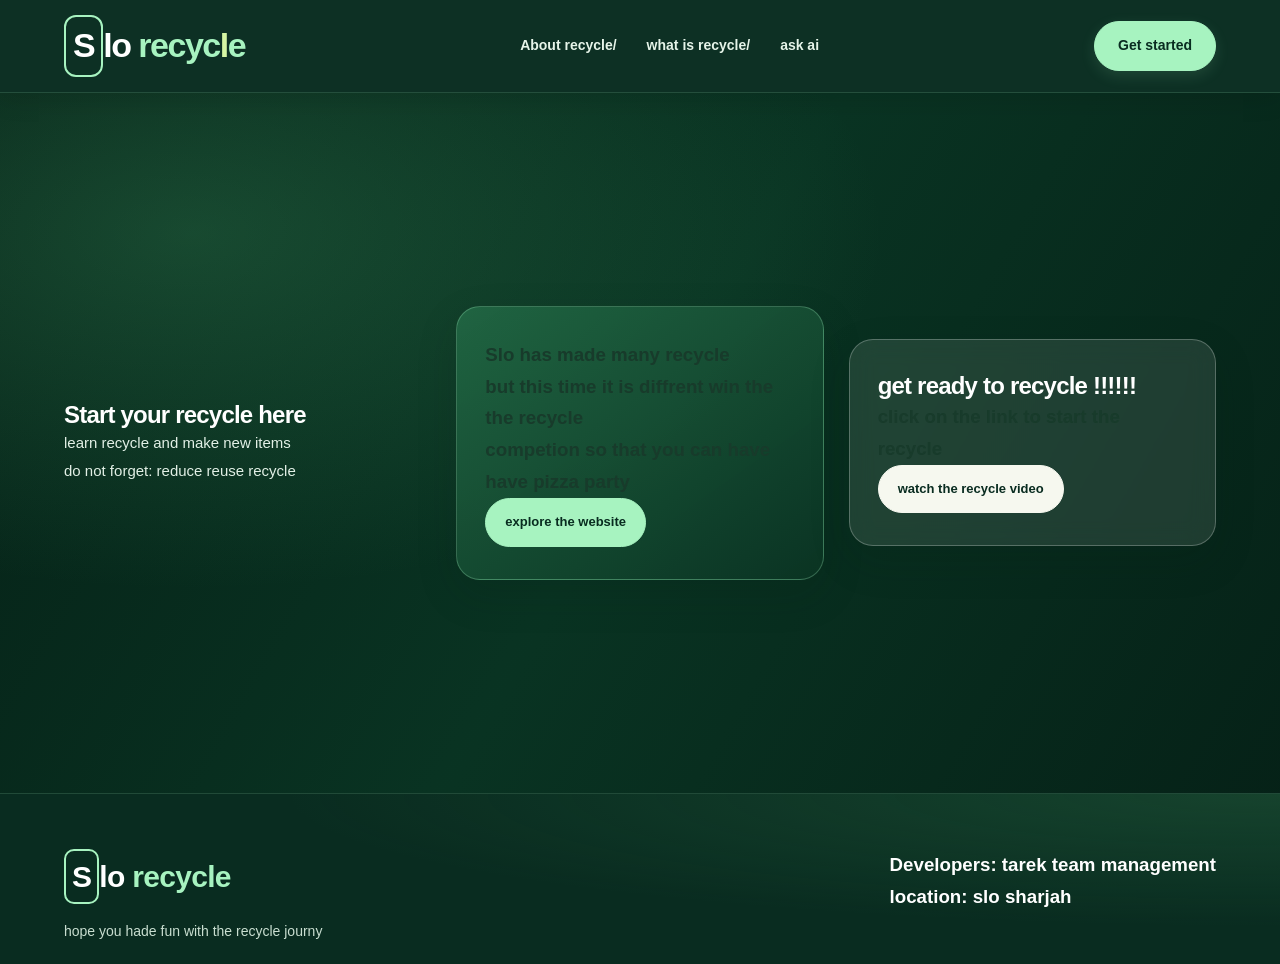
<file: index.html>
<!DOCTYPE html>
<html lang="en">
<head>
    <meta charset="UTF-8">
    <meta name="viewport" content="width=device-width, initial-scale=1.0">
    <title>Clean earth and recycle</title>
    <link rel="stylesheet" href="style.css">
</head>
<body>
    <header>
        <nav>
            <div class="logo">
                <h1> <span class="s">S</span>lo <span class="bigone">recyc<span class="l">l</span>e</span></h1>

            </div>
            <ul class="links">
                <a href="a.html">About recycle/</a>
                <a href="w.html">what is recycle/</a>
                <a href="ai.html">ask ai</a>

            </ul>
            <div class="wrapper">
                <a href="quiz.html">Get started</a>

            </div>
        </nav>

    </header>

    <section class="bodysec">
        <div class=".sec1">
            <h1>Start your recycle here</h1>
            <p>learn recycle and make new items</p>
            <p>do not forget: reduce reuse recycle</p>

        </div>
        
        <div class="sec2">
            <h3>Slo has made many recycle <br> but this time it is diffrent win the the recycle <br> competion  so that you can have have pizza party</h3>
            <a href="explore.html" id="thesec1">explore the website</a>
            

        </div>
        <div class="sec3">
            <h1>get ready to recycle !!!!!!</h1>
            <h3>click on the link to start the recycle</h3>
            <a href="video.html" id="thesec2">watch the recycle video</a>
        </div>

    </section>

    <footer>
        <div class="big">
            <div class="small">
                <h1> 
                   <span class="sss">S</span>lo <span class="re">recycle</span></h1>
                <p>hope you hade fun with the recycle journy</p>

            </div>
            <ul>
                <h3>Developers:  tarek team management</h3>
                
                <h3>location: slo sharjah</h3>

            </ul>
        </div>
    </footer>
    
</body>
</html>
</file>
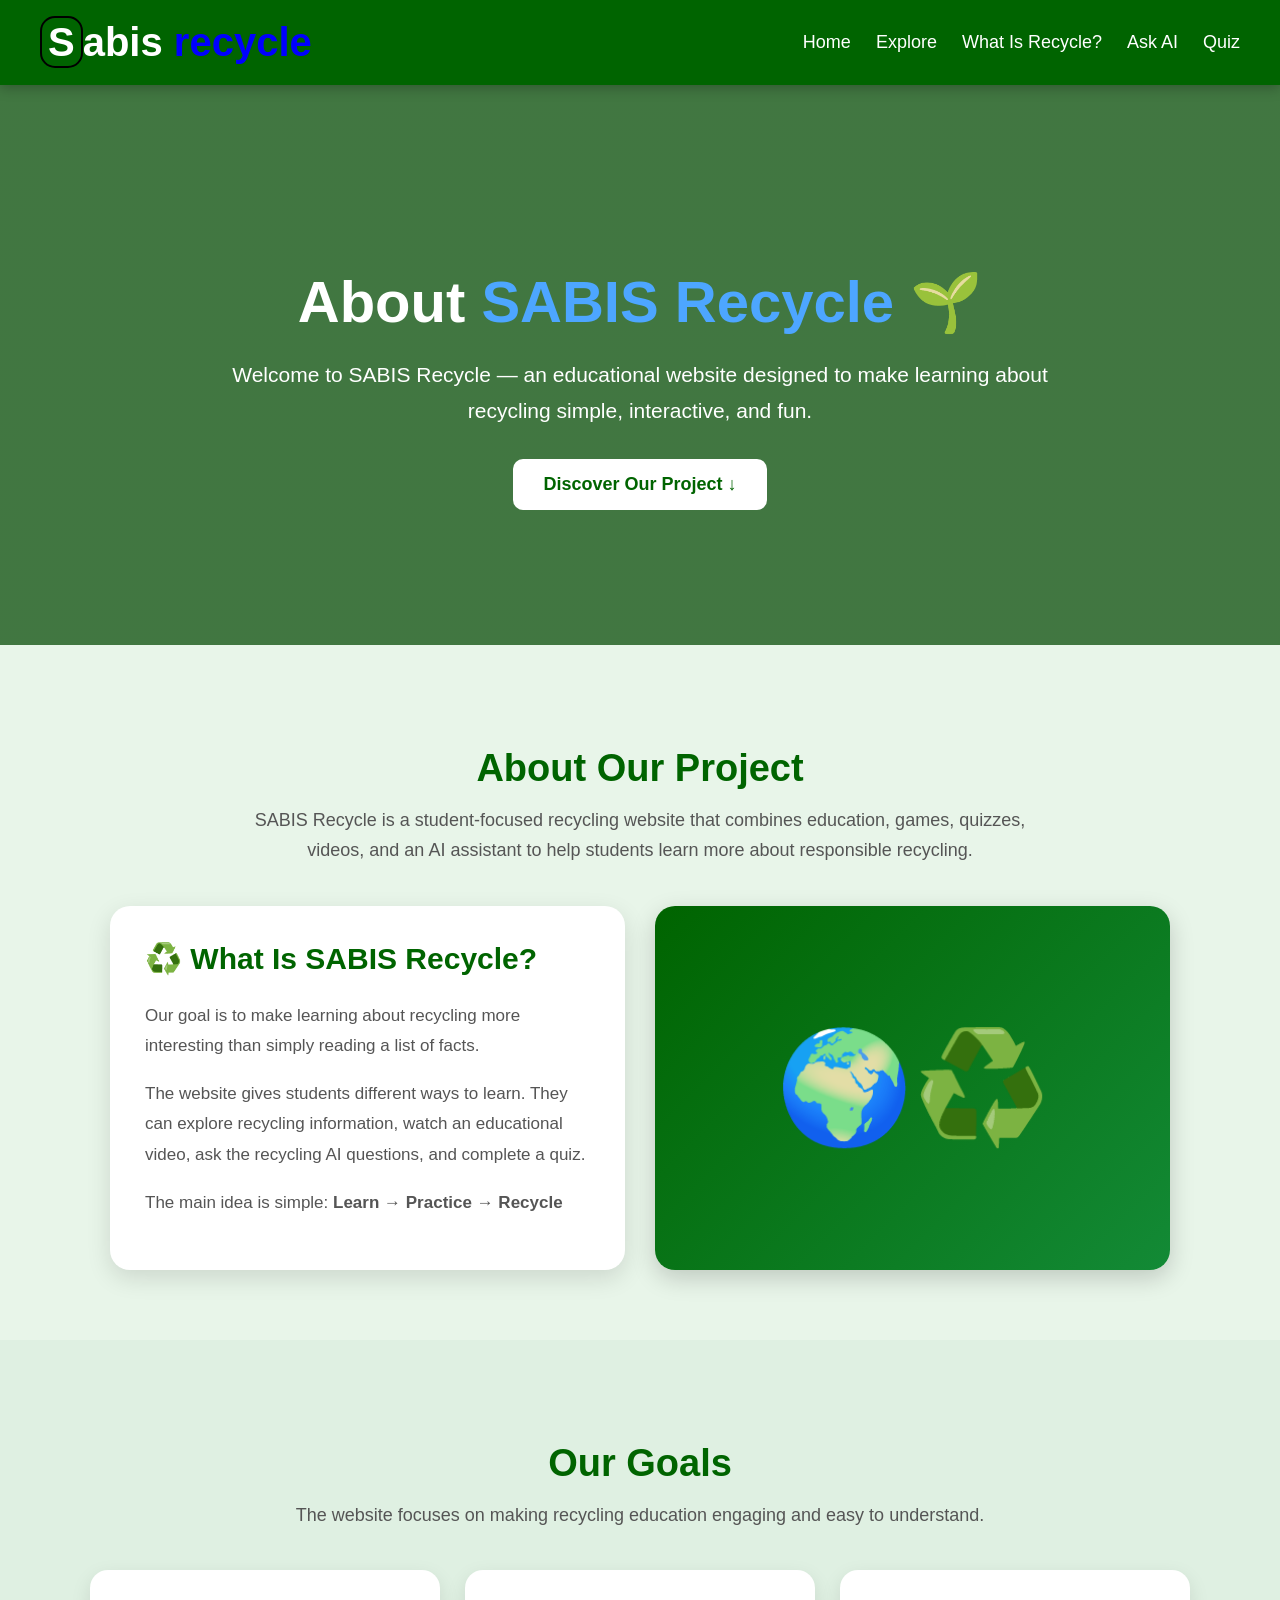
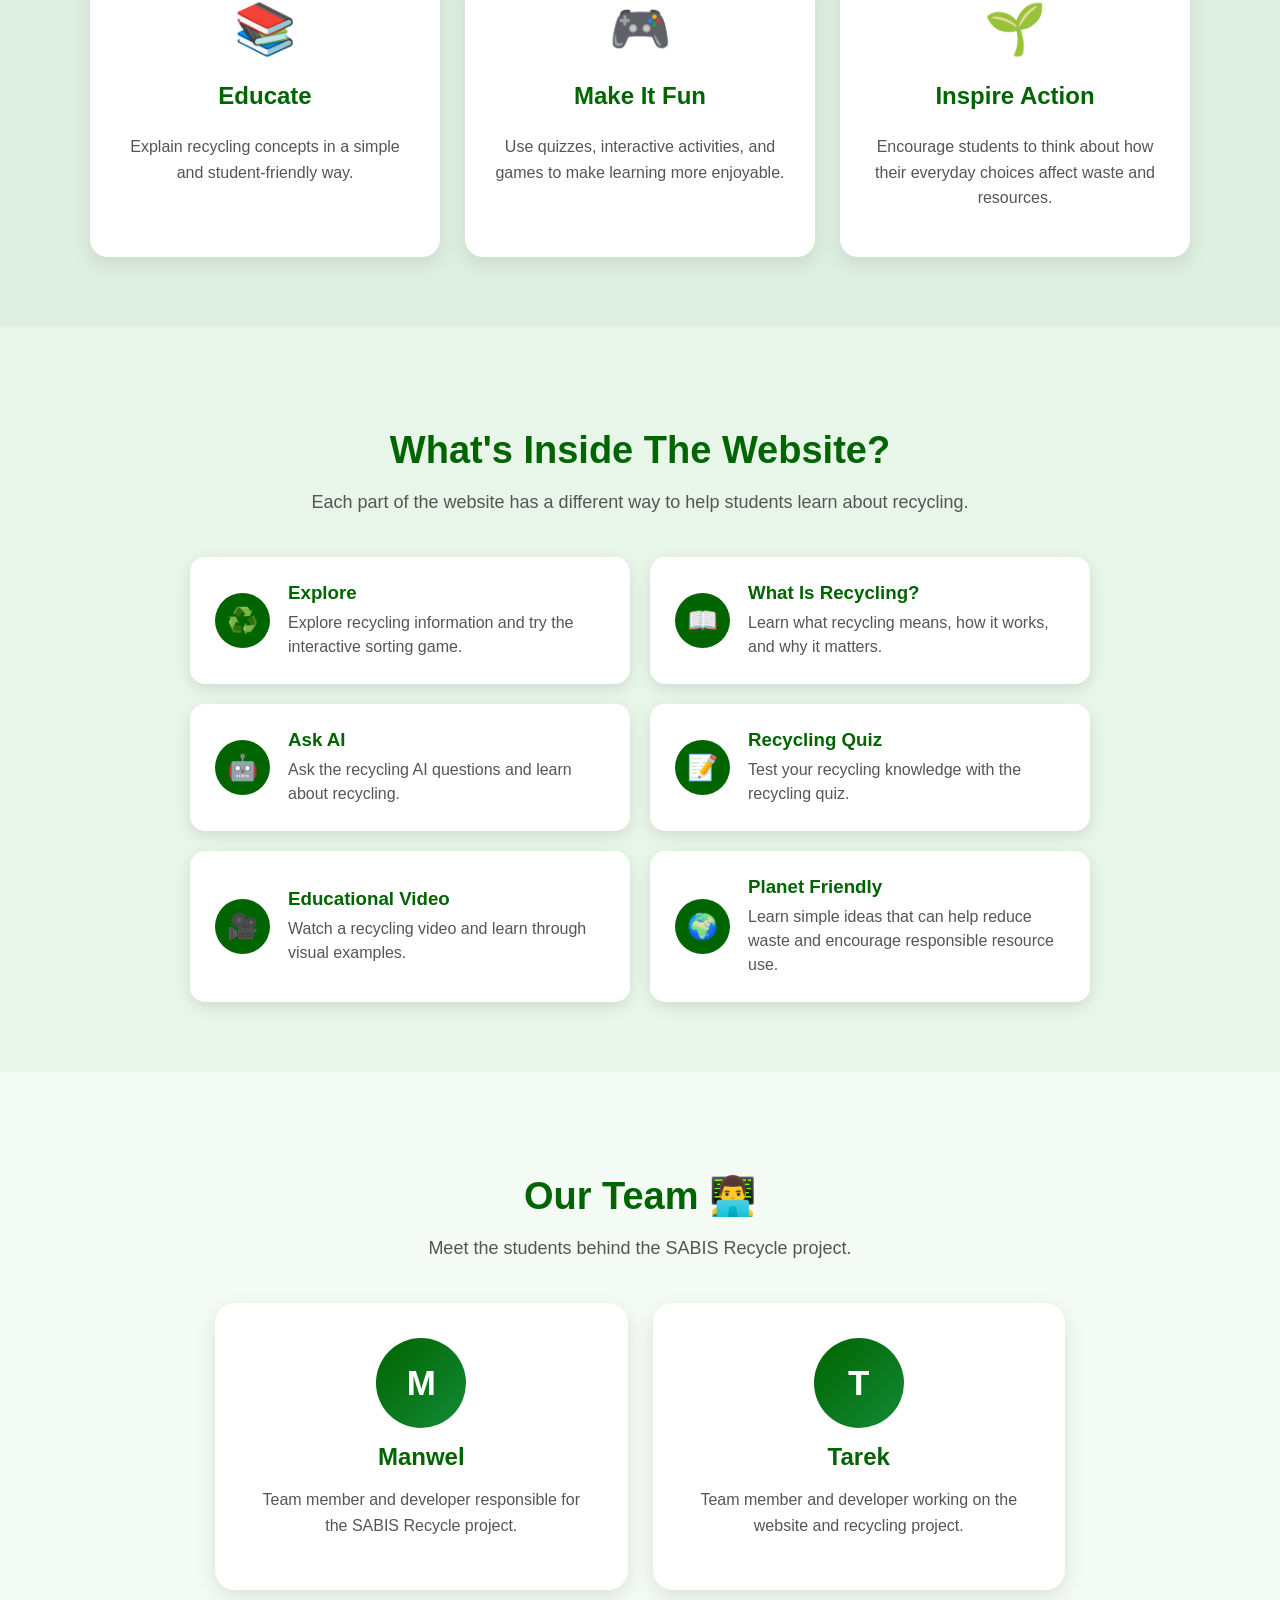
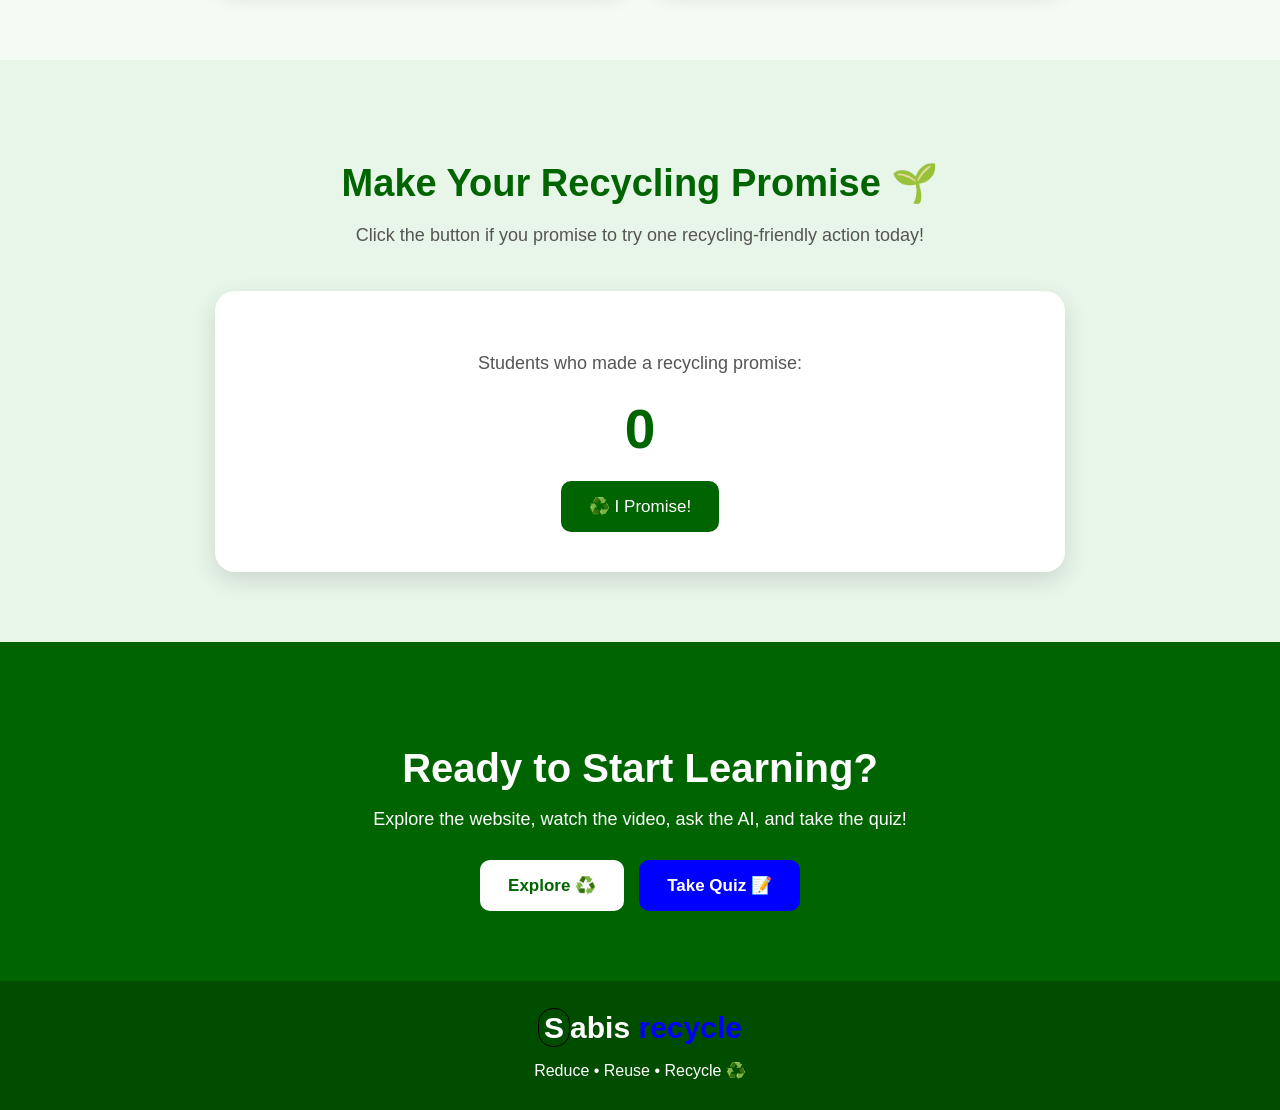
<file: a.html>
<!DOCTYPE html>
<html lang="en">

<head>

    <meta charset="UTF-8">

    <meta name="viewport"
          content="width=device-width, initial-scale=1.0">

    <title>About SABIS Recycle</title>


    <!-- =========================================
         CSS Message From 
         Message from Tarooka
    ========================================== -->

    <style>

        /* ==============================
           GENERAL
        ============================== */

        * {
            box-sizing: border-box;
        }

        html {
            scroll-behavior: smooth;
        }

        body {
            margin: 0;

            font-family: Arial, sans-serif;

            background-color: #e8f5e9;

            color: #222;
        }


        /* ==============================
           HEADER
        ============================== */

        header {
            background-color: darkgreen;

            padding: 10px 0;

            position: sticky;

            top: 0;

            z-index: 1000;

            box-shadow:
                0 3px 12px
                rgba(0, 0, 0, 0.25);
        }


        nav {
            display: flex;

            justify-content: space-between;

            align-items: center;

            margin-inline: 40px;
        }


        /* ==============================
           LOGO
        ============================== */

        .logo h1 {
            color: white;

            font-size: 40px;

            font-weight: 900;

            margin: 10px 0;
        }


        .bigone {
            color: blue;
        }


        .s {
            color: white;

            border: solid 2px black;

            border-radius: 15px;

            padding: 2px 6px;
        }


        .l {
            color: blue;
        }


        /* ==============================
           NAV LINKS
        ============================== */

        .nav-links {
            display: flex;

            gap: 25px;

            flex-wrap: wrap;
        }


        .nav-links a {
            text-decoration: none;

            color: white;

            font-size: 18px;

            transition: 0.3s;
        }


        .nav-links a:hover {
            color: #4da6ff;
        }


        /* ==============================
           HERO
        ============================== */

        .hero {

            min-height: 560px;

            display: flex;

            justify-content: center;

            align-items: center;

            text-align: center;

            padding: 60px 20px;


            background-image:

                linear-gradient(
                    rgba(0, 70, 0, 0.72),
                    rgba(0, 70, 0, 0.72)
                ),

                url("https://png.pngtree.com/thumb_back/fh260/background/20230627/pngtree-illustration-of-earth-preservation-3d-rendered-hand-holding-recycle-icon-image_3684729.jpg");


            background-position: center;

            background-size: cover;

            background-attachment: fixed;
        }


        .hero-content {
            max-width: 850px;
        }


        .hero h1 {
            color: white;

            font-size: 58px;

            margin-bottom: 20px;
        }


        .hero h1 span {
            color: #4da6ff;
        }


        .hero p {
            color: white;

            font-size: 21px;

            line-height: 1.7;

            margin-bottom: 30px;
        }


        .hero-button {
            display: inline-block;

            text-decoration: none;

            background-color: white;

            color: darkgreen;

            padding: 15px 30px;

            border-radius: 10px;

            font-size: 18px;

            font-weight: bold;

            transition: 0.3s;
        }


        .hero-button:hover {
            background-color: blue;

            color: white;

            transform: scale(1.05);
        }


        /* ==============================
           GENERAL SECTIONS
        ============================== */

        .section {

            max-width: 1100px;

            margin: auto;

            padding: 70px 20px;
        }


        .section-title {

            text-align: center;

            color: darkgreen;

            font-size: 38px;

            margin-bottom: 15px;
        }


        .section-description {

            max-width: 800px;

            margin: 0 auto 40px;

            text-align: center;

            color: #555;

            font-size: 18px;

            line-height: 1.7;
        }


        /* ==============================
           ABOUT CARD
        ============================== */

        .about-container {

            display: grid;

            grid-template-columns:
                1fr 1fr;

            gap: 30px;

            align-items: stretch;
        }


        .about-card {

            background-color: white;

            padding: 35px;

            border-radius: 20px;

            box-shadow:
                0 8px 25px
                rgba(0, 0, 0, 0.12);

            transition: 0.3s;
        }


        .about-card:hover {

            transform: translateY(-5px);
        }


        .about-card h2 {

            color: darkgreen;

            font-size: 30px;

            margin-top: 0;
        }


        .about-card p {

            color: #555;

            line-height: 1.8;

            font-size: 17px;
        }


        .about-icon {

            background:
                linear-gradient(
                    135deg,
                    darkgreen,
                    #138a36
                );

            border-radius: 20px;

            display: flex;

            justify-content: center;

            align-items: center;

            min-height: 300px;

            font-size: 110px;

            box-shadow:
                0 8px 25px
                rgba(0, 0, 0, 0.18);
        }


        /* ==============================
           MISSION
        ============================== */

        .mission-section {

            background-color: #dff0e2;

            max-width: none;

            padding-left: 5%;

            padding-right: 5%;
        }


        .mission-grid {

            max-width: 1100px;

            margin: auto;

            display: grid;

            grid-template-columns:
                repeat(3, 1fr);

            gap: 25px;
        }


        .mission-card {

            background-color: white;

            padding: 30px;

            text-align: center;

            border-radius: 18px;

            box-shadow:
                0 7px 20px
                rgba(0, 0, 0, 0.1);

            transition: 0.3s;
        }


        .mission-card:hover {

            transform: translateY(-8px);
        }


        .mission-icon {

            font-size: 50px;
        }


        .mission-card h3 {

            color: darkgreen;

            font-size: 24px;
        }


        .mission-card p {

            color: #555;

            line-height: 1.6;
        }


        /* ==============================
           WEBSITE FEATURES
        ============================== */

        .features {

            display: grid;

            grid-template-columns:
                repeat(2, 1fr);

            gap: 20px;

            max-width: 900px;

            margin: auto;
        }


        .feature {

            background-color: white;

            padding: 25px;

            border-radius: 15px;

            box-shadow:
                0 5px 15px
                rgba(0, 0, 0, 0.1);

            display: flex;

            gap: 18px;

            align-items: center;
        }


        .feature-icon {

            min-width: 55px;

            height: 55px;

            display: flex;

            align-items: center;

            justify-content: center;

            border-radius: 50%;

            background-color: darkgreen;

            color: white;

            font-size: 25px;
        }


        .feature h3 {

            margin: 0 0 7px;

            color: darkgreen;
        }


        .feature p {

            margin: 0;

            color: #555;

            line-height: 1.5;
        }


        /* ==============================
           TEAM
        ============================== */

        .team-section {

            background-color: #f4faf4;

            max-width: none;

            padding-left: 5%;

            padding-right: 5%;
        }


        .team {

            max-width: 850px;

            margin: auto;

            display: grid;

            grid-template-columns:
                repeat(2, 1fr);

            gap: 25px;
        }


        .team-card {

            background-color: white;

            border-radius: 20px;

            padding: 35px;

            text-align: center;

            box-shadow:
                0 7px 20px
                rgba(0, 0, 0, 0.1);

            transition: 0.3s;
        }


        .team-card:hover {

            transform: translateY(-7px);
        }


        .team-avatar {

            width: 90px;

            height: 90px;

            margin: 0 auto 15px;

            border-radius: 50%;

            background:
                linear-gradient(
                    135deg,
                    darkgreen,
                    #138a36
                );

            color: white;

            display: flex;

            justify-content: center;

            align-items: center;

            font-size: 35px;

            font-weight: bold;
        }


        .team-card h3 {

            color: darkgreen;

            font-size: 24px;

            margin: 10px 0;
        }


        .team-card p {

            color: #555;

            line-height: 1.6;
        }


        /* ==============================
           INTERACTIVE COUNTER
        ============================== */

        .impact-box {

            max-width: 850px;

            margin: auto;

            background-color: white;

            padding: 40px;

            border-radius: 20px;

            text-align: center;

            box-shadow:
                0 8px 25px
                rgba(0, 0, 0, 0.12);
        }


        .counter {

            font-size: 55px;

            color: darkgreen;

            font-weight: bold;

            margin: 20px 0;
        }


        .impact-box p {

            color: #555;

            font-size: 18px;

            line-height: 1.6;
        }


        .impact-button {

            border: none;

            background-color: darkgreen;

            color: white;

            padding: 15px 28px;

            border-radius: 10px;

            font-size: 17px;

            cursor: pointer;

            transition: 0.3s;
        }


        .impact-button:hover {

            background-color: blue;

            transform: scale(1.05);
        }


        /* ==============================
           CTA
        ============================== */

        .cta {

            background-color: darkgreen;

            color: white;

            text-align: center;

            padding: 70px 20px;
        }


        .cta h2 {

            font-size: 40px;

            margin-bottom: 15px;
        }


        .cta p {

            font-size: 18px;

            margin-bottom: 30px;
        }


        .cta-buttons {

            display: flex;

            justify-content: center;

            gap: 15px;

            flex-wrap: wrap;
        }


        .cta-buttons a {

            text-decoration: none;

            padding: 15px 28px;

            border-radius: 10px;

            font-size: 17px;

            font-weight: bold;

            transition: 0.3s;
        }


        .explore-button {

            background-color: white;

            color: darkgreen;
        }


        .quiz-button {

            background-color: blue;

            color: white;
        }


        .cta-buttons a:hover {

            transform: scale(1.05);
        }


        /* ==============================
           FOOTER
        ============================== */

        footer {

            background-color: #004d00;

            color: white;

            text-align: center;

            padding: 30px;
        }


        footer h2 {

            margin: 0;

            font-size: 30px;
        }


        footer p {

            margin-bottom: 0;
        }


        .re {

            color: blue;
        }


        .sss {

            color: white;

            border: solid 1px black;

            border-radius: 15px;

            padding: 2px 5px;
        }


        /* ==============================
           TOP BUTTON
        ============================== */

        #topButton {

            position: fixed;

            right: 25px;

            bottom: 25px;

            width: 50px;

            height: 50px;

            border: none;

            border-radius: 50%;

            background-color: darkgreen;

            color: white;

            font-size: 22px;

            cursor: pointer;

            display: none;

            z-index: 100;

            transition: 0.3s;
        }


        #topButton:hover {

            background-color: blue;

            transform: scale(1.1);
        }


        /* ==============================
           MOBILE
        ============================== */

        @media (max-width: 850px) {

            nav {

                flex-direction: column;

                gap: 10px;

                margin-inline: 15px;
            }


            .logo h1 {

                font-size: 32px;
            }


            .nav-links {

                justify-content: center;

                gap: 15px;
            }


            .hero h1 {

                font-size: 42px;
            }


            .about-container {

                grid-template-columns: 1fr;
            }


            .mission-grid {

                grid-template-columns: 1fr;
            }


            .features {

                grid-template-columns: 1fr;
            }


            .team {

                grid-template-columns: 1fr;
            }

        }


        @media (max-width: 500px) {

            .hero h1 {

                font-size: 32px;
            }


            .hero p {

                font-size: 17px;
            }


            .section-title {

                font-size: 30px;
            }


            .about-icon {

                font-size: 80px;
            }


            .counter {

                font-size: 45px;
            }

        }

    </style>

</head>


<body>


    <!-- =========================================
         HEADER
    ========================================== -->

    <header>

        <nav>

            <div class="logo">

                <h1>

                    <span class="s">S</span>abis

                    <span class="bigone">

                        recyc<span class="l">l</span>e

                    </span>

                </h1>

            </div>


            <div class="nav-links">

                <a href="index.html">
                    Home
                </a>

                <a href="explore.html">
                    Explore
                </a>

                <a href="w.html">
                    What Is Recycle?
                </a>

                <a href="ai.html">
                    Ask AI
                </a>

                <a href="quiz.html">
                    Quiz
                </a>

            </div>

        </nav>

    </header>



    <!-- =========================================
         HERO
    ========================================== -->

    <section class="hero">

        <div class="hero-content">

            <h1>

                About
                <span>SABIS Recycle</span> 🌱

            </h1>


            <p>

                Welcome to SABIS Recycle — an
                educational website designed to make
                learning about recycling simple,
                interactive, and fun.

            </p>


            <a
                href="#about"
                class="hero-button">

                Discover Our Project ↓

            </a>

        </div>

    </section>



    <!-- =========================================
         ABOUT PROJECT
    ========================================== -->

    <section
        class="section"
        id="about">

        <h2 class="section-title">

            About Our Project

        </h2>


        <p class="section-description">

            SABIS Recycle is a student-focused
            recycling website that combines
            education, games, quizzes, videos,
            and an AI assistant to help students
            learn more about responsible recycling.

        </p>


        <div class="about-container">


            <div class="about-card">

                <h2>
                    ♻️ What Is SABIS Recycle?
                </h2>


                <p>

                    Our goal is to make learning about
                    recycling more interesting than
                    simply reading a list of facts.

                </p>


                <p>

                    The website gives students different
                    ways to learn. They can explore
                    recycling information, watch an
                    educational video, ask the recycling
                    AI questions, and complete a quiz.

                </p>


                <p>

                    The main idea is simple:

                    <strong>
                        Learn → Practice → Recycle
                    </strong>

                </p>

            </div>


            <div class="about-icon">

                🌍♻️

            </div>


        </div>

    </section>



    <!-- =========================================
         MISSION
    ========================================== -->

    <section class="section mission-section">

        <h2 class="section-title">

            Our Goals

        </h2>


        <p class="section-description">

            The website focuses on making recycling
            education engaging and easy to understand.

        </p>


        <div class="mission-grid">


            <div class="mission-card">

                <div class="mission-icon">
                    📚
                </div>

                <h3>
                    Educate
                </h3>

                <p>

                    Explain recycling concepts in a
                    simple and student-friendly way.

                </p>

            </div>


            <div class="mission-card">

                <div class="mission-icon">
                    🎮
                </div>

                <h3>
                    Make It Fun
                </h3>

                <p>

                    Use quizzes, interactive activities,
                    and games to make learning more
                    enjoyable.

                </p>

            </div>


            <div class="mission-card">

                <div class="mission-icon">
                    🌱
                </div>

                <h3>
                    Inspire Action
                </h3>

                <p>

                    Encourage students to think about
                    how their everyday choices affect
                    waste and resources.

                </p>

            </div>


        </div>

    </section>



    <!-- =========================================
         WEBSITE FEATURES
    ========================================== -->

    <section class="section">

        <h2 class="section-title">

            What's Inside The Website?

        </h2>


        <p class="section-description">

            Each part of the website has a different
            way to help students learn about recycling.

        </p>


        <div class="features">


            <div class="feature">

                <div class="feature-icon">
                    ♻️
                </div>

                <div>

                    <h3>
                        Explore
                    </h3>

                    <p>

                        Explore recycling information
                        and try the interactive sorting
                        game.

                    </p>

                </div>

            </div>


            <div class="feature">

                <div class="feature-icon">
                    📖
                </div>

                <div>

                    <h3>
                        What Is Recycling?
                    </h3>

                    <p>

                        Learn what recycling means,
                        how it works, and why it matters.

                    </p>

                </div>

            </div>


            <div class="feature">

                <div class="feature-icon">
                    🤖
                </div>

                <div>

                    <h3>
                        Ask AI
                    </h3>

                    <p>

                        Ask the recycling AI questions
                        and learn about recycling.

                    </p>

                </div>

            </div>


            <div class="feature">

                <div class="feature-icon">
                    📝
                </div>

                <div>

                    <h3>
                        Recycling Quiz
                    </h3>

                    <p>

                        Test your recycling knowledge
                        with the recycling quiz.

                    </p>

                </div>

            </div>


            <div class="feature">

                <div class="feature-icon">
                    🎥
                </div>

                <div>

                    <h3>
                        Educational Video
                    </h3>

                    <p>

                        Watch a recycling video and
                        learn through visual examples.

                    </p>

                </div>

            </div>


            <div class="feature">

                <div class="feature-icon">
                    🌍
                </div>

                <div>

                    <h3>
                        Planet Friendly
                    </h3>

                    <p>

                        Learn simple ideas that can
                        help reduce waste and encourage
                        responsible resource use.

                    </p>

                </div>

            </div>


        </div>

    </section>



    <!-- =========================================
         TEAM
    ========================================== -->

    <section class="section team-section">

        <h2 class="section-title">

            Our Team 👨‍💻

        </h2>


        <p class="section-description">

            Meet the students behind the
            SABIS Recycle project.

        </p>


        <div class="team">


            <div class="team-card">

                <div class="team-avatar">
                    M
                </div>

                <h3>
                    Manwel
                </h3>

                <p>

                    Team member and developer
                    responsible for the SABIS
                    Recycle project.

                </p>

            </div>


            <div class="team-card">

                <div class="team-avatar">
                    T
                </div>

                <h3>
                    Tarek
                </h3>

                <p>

                    Team member and developer
                    working on the website and
                    recycling project.

                </p>

            </div>


        </div>

    </section>



    <!-- =========================================
         INTERACTIVE IMPACT
    ========================================== -->

    <section class="section">

        <h2 class="section-title">

            Make Your Recycling Promise 🌱

        </h2>


        <p class="section-description">

            Click the button if you promise to try
            one recycling-friendly action today!

        </p>


        <div class="impact-box">

            <p>

                Students who made a recycling promise:

            </p>


            <div
                class="counter"
                id="counter">

                0

            </div>


            <button
                class="impact-button"
                id="promiseButton">

                ♻️ I Promise!

            </button>

        </div>

    </section>



    <!-- =========================================
         CTA
    ========================================== -->

    <section class="cta">

        <h2>
            Ready to Start Learning?
        </h2>


        <p>

            Explore the website, watch the video,
            ask the AI, and take the quiz!

        </p>


        <div class="cta-buttons">


            <a
                href="explore.html"
                class="explore-button">

                Explore ♻️

            </a>


            <a
                href="quiz.html"
                class="quiz-button">

                Take Quiz 📝

            </a>


        </div>

    </section>



    <!-- =========================================
         FOOTER
    ========================================== -->

    <footer>

        <h2>

            <span class="sss">S</span>abis

            <span class="re">
                recycle
            </span>

        </h2>


        <p>
            Reduce • Reuse • Recycle ♻️
        </p>

    </footer>



    <!-- =========================================
         TOP BUTTON
    ========================================== -->

    <button id="topButton">
        ↑
    </button>



    <!-- =========================================
         JAVASCRIPT
    ========================================== -->

    <script>


        // =========================================
        // RECYCLING PROMISE COUNTER
        // =========================================

        const promiseButton =
            document.getElementById(
                "promiseButton"
            );


        const counter =
            document.getElementById(
                "counter"
            );


        let promises =
            Number(
                localStorage.getItem(
                    "recyclePromises"
                )
            ) || 0;


        counter.innerText =
            promises;


        promiseButton.addEventListener(
            "click",
            function () {

                promises++;

                counter.innerText =
                    promises;


                localStorage.setItem(
                    "recyclePromises",
                    promises
                );


                promiseButton.innerText =
                    "✅ Promise Made!";


                promiseButton.style.backgroundColor =
                    "blue";


                setTimeout(
                    function () {

                        promiseButton.innerText =
                            "♻️ I Promise!";

                        promiseButton.style.backgroundColor =
                            "darkgreen";

                    },
                    1500
                );

            }
        );



        // =========================================
        // SCROLL TO TOP
        // =========================================

        const topButton =
            document.getElementById(
                "topButton"
            );


        window.addEventListener(
            "scroll",
            function () {

                if (
                    window.scrollY > 300
                ) {

                    topButton.style.display =
                        "block";

                }

                else {

                    topButton.style.display =
                        "none";

                }

            }
        );


        topButton.addEventListener(
            "click",
            function () {

                window.scrollTo({

                    top: 0,

                    behavior: "smooth"

                });

            }
        );


    </script>


</body>

</html>
</file>
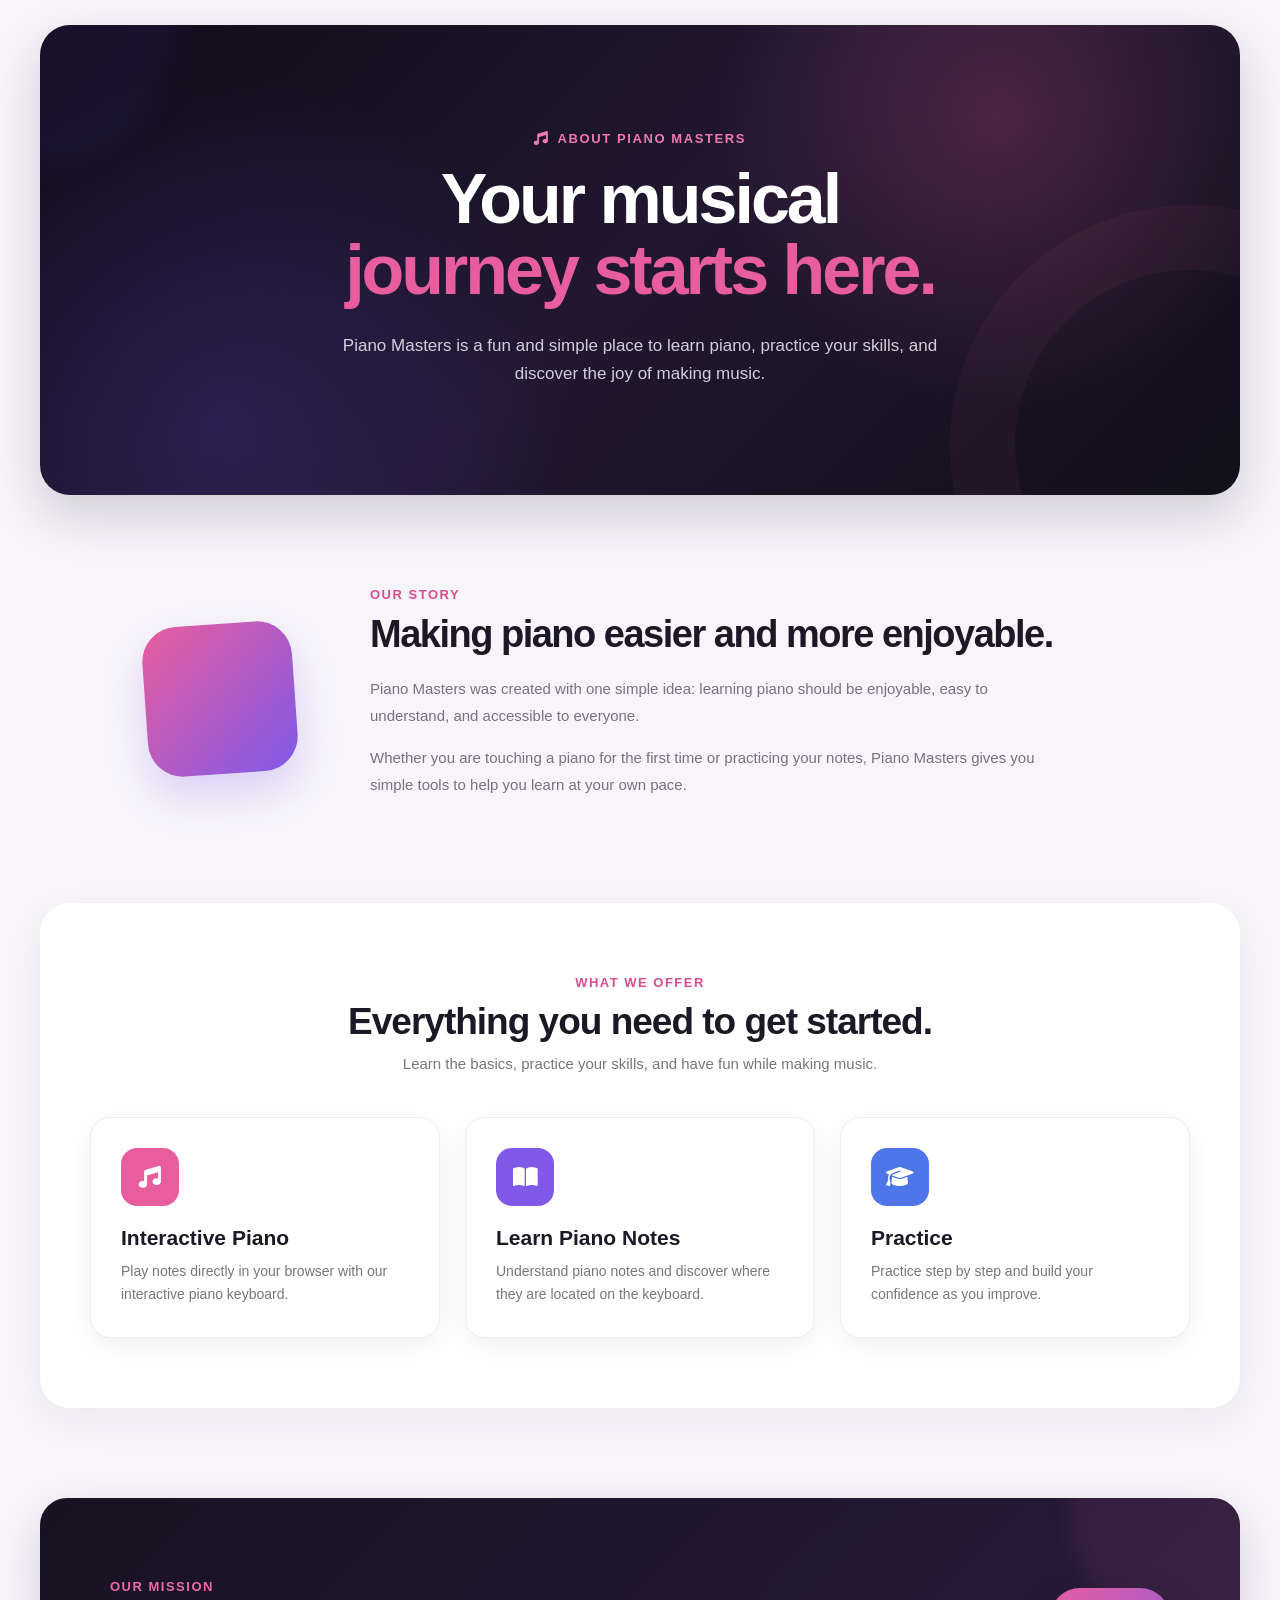
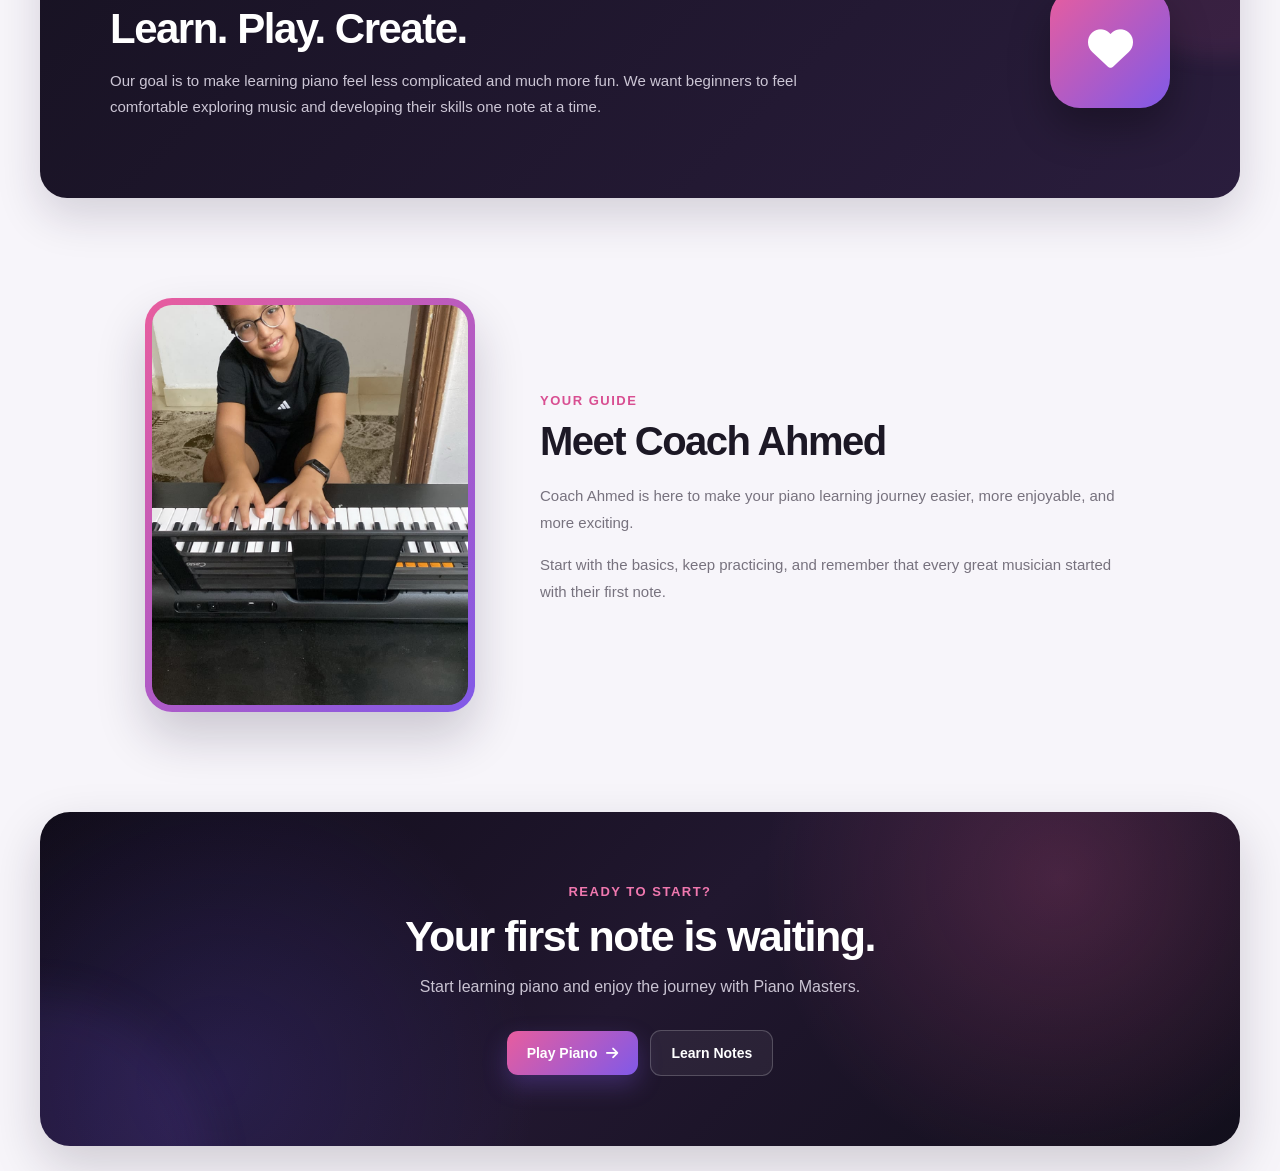
<file: about.html>
<!DOCTYPE html>
<html lang="en">

<head>

    <meta charset="UTF-8">

    <meta
        name="viewport"
        content="width=device-width, initial-scale=1.0"
    >

    <title>About Us | Piano Masters</title>

    <link rel="stylesheet" href="about.css">

    <!-- Font Awesome -->
    <link
        rel="stylesheet"
        href="https://cdnjs.cloudflare.com/ajax/libs/font-awesome/6.7.2/css/all.min.css"
    >

</head>


<body>

    <main class="about-page">

        <!-- =========================
             HERO
        ========================== -->

        <section class="about-hero">

            <span class="about-tag">
                <i class="fa-solid fa-music"></i>
                ABOUT PIANO MASTERS
            </span>

            <h1>
                Your musical
                <span>journey starts here.</span>
            </h1>

            <p>
                Piano Masters is a fun and simple place to
                learn piano, practice your skills, and
                discover the joy of making music.
            </p>

        </section>


        <!-- =========================
             OUR STORY
        ========================== -->

        <section class="about-story">

            <div class="story-icon">
                <i class="fa-solid fa-piano"></i>
            </div>

            <div class="story-content">

                <span class="section-label">
                    OUR STORY
                </span>

                <h2>
                    Making piano easier
                    and more enjoyable.
                </h2>

                <p>
                    Piano Masters was created with one simple
                    idea: learning piano should be enjoyable,
                    easy to understand, and accessible to
                    everyone.
                </p>

                <p>
                    Whether you are touching a piano for the
                    first time or practicing your notes,
                    Piano Masters gives you simple tools to
                    help you learn at your own pace.
                </p>

            </div>

        </section>


        <!-- =========================
             WHAT WE OFFER
        ========================== -->

        <section class="what-we-offer">

            <div class="section-heading">

                <span>
                    WHAT WE OFFER
                </span>

                <h2>
                    Everything you need
                    to get started.
                </h2>

                <p>
                    Learn the basics, practice your skills,
                    and have fun while making music.
                </p>

            </div>


            <div class="about-cards">


                <!-- CARD 1 -->

                <article class="about-card">

                    <div class="about-card-icon pink">
                        <i class="fa-solid fa-music"></i>
                    </div>

                    <h3>
                        Interactive Piano
                    </h3>

                    <p>
                        Play notes directly in your browser
                        with our interactive piano keyboard.
                    </p>

                </article>


                <!-- CARD 2 -->

                <article class="about-card">

                    <div class="about-card-icon purple">
                        <i class="fa-solid fa-book-open"></i>
                    </div>

                    <h3>
                        Learn Piano Notes
                    </h3>

                    <p>
                        Understand piano notes and discover
                        where they are located on the keyboard.
                    </p>

                </article>


                <!-- CARD 3 -->

                <article class="about-card">

                    <div class="about-card-icon blue">
                        <i class="fa-solid fa-graduation-cap"></i>
                    </div>

                    <h3>
                        Practice
                    </h3>

                    <p>
                        Practice step by step and build your
                        confidence as you improve.
                    </p>

                </article>

            </div>

        </section>


        <!-- =========================
             OUR MISSION
        ========================== -->

        <section class="mission">

            <div class="mission-content">

                <span>
                    OUR MISSION
                </span>

                <h2>
                    Learn. Play. Create.
                </h2>

                <p>
                    Our goal is to make learning piano feel
                    less complicated and much more fun.
                    We want beginners to feel comfortable
                    exploring music and developing their
                    skills one note at a time.
                </p>

            </div>


            <div class="mission-icon">

                <i class="fa-solid fa-heart"></i>

            </div>

        </section>


        <!-- =========================
             COACH
        ========================== -->

        <section class="coach-section">

            <div class="coach-photo">

                <img
                    src="images/pianomasters1ahmed.jpeg"
                    alt="Coach Ahmed"
                >

            </div>

            <div class="coach-info">

                <span>
                    YOUR GUIDE
                </span>

                <h2>
                    Meet Coach Ahmed
                </h2>

                <p>
                    Coach Ahmed is here to make your piano
                    learning journey easier, more enjoyable,
                    and more exciting.
                </p>

                <p>
                    Start with the basics, keep practicing,
                    and remember that every great musician
                    started with their first note.
                </p>

            </div>

        </section>


        <!-- =========================
             FINAL CTA
        ========================== -->

        <section class="about-cta">

            <span>
                READY TO START?
            </span>

            <h2>
                Your first note is
                waiting.
            </h2>

            <p>
                Start learning piano and enjoy the journey
                with Piano Masters.
            </p>

            <div class="cta-buttons">

                <a
                    href="mypiano.html"
                    class="primary-btn"
                >
                    Play Piano
                    <i class="fa-solid fa-arrow-right"></i>
                </a>

                <a
                    href="notes.html"
                    class="secondary-btn"
                >
                    Learn Notes
                </a>

            </div>

        </section>

    </main>

</body>

</html>
</file>
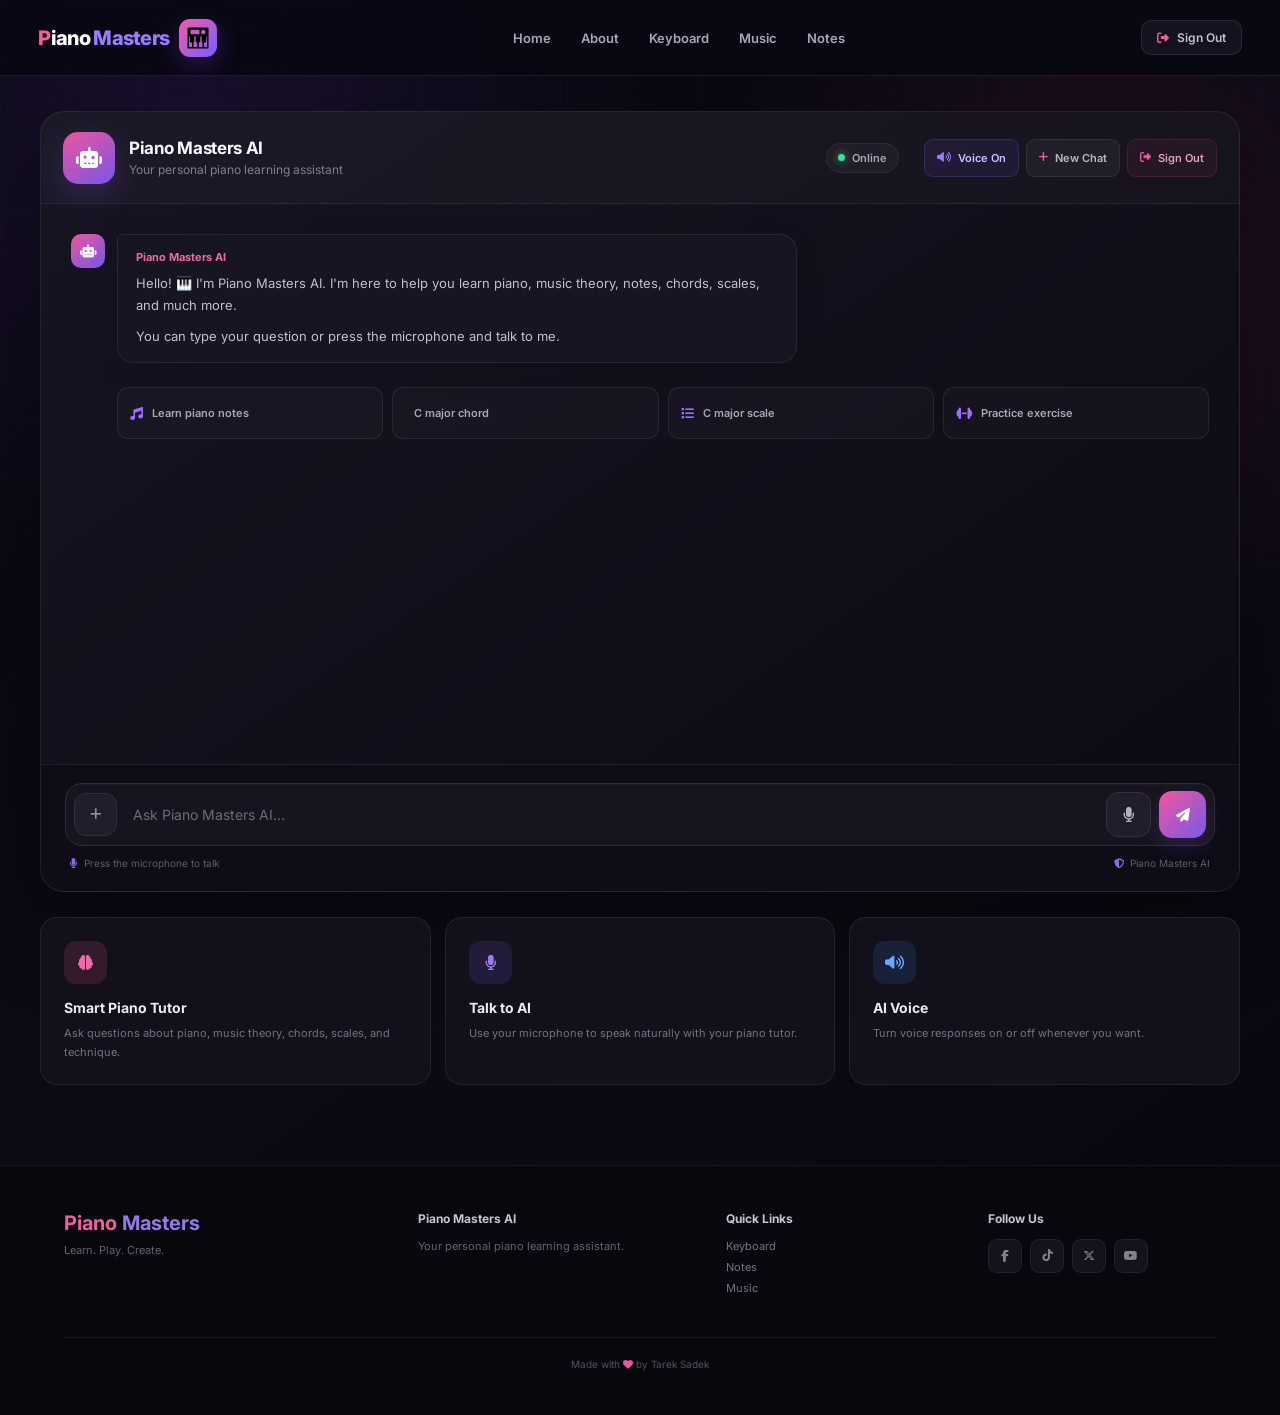
<file: ai.html>
<!DOCTYPE html>
<html lang="en">

<head>

    <meta charset="UTF-8">

    <meta
        name="viewport"
        content="width=device-width, initial-scale=1.0"
    >

    <title>Piano Masters AI</title>

    <!-- Main AI CSS -->
    <link
        rel="stylesheet"
        href="ai.css"
    >

    <!-- Font Awesome -->
    <link
        rel="stylesheet"
        href="https://cdnjs.cloudflare.com/ajax/libs/font-awesome/6.7.2/css/all.min.css"
    >

</head>


<body>


    <!-- =========================================
         HEADER
    ========================================== -->

    <header>

        <nav>

            <!-- LOGO -->

            <a
                href="index.html"
                class="logo"
            >

                <h1>
                    Piano <span>Masters</span>
                </h1>

                <img
                    src="icons/keyboard-piano-synth-midi-vst-svgrepo-com.svg"
                    alt="Piano keyboard"
                >

            </a>


            <!-- NAVIGATION -->

            <ul>

                <li>
                    <a href="index.html">
                        Home
                    </a>
                </li>

                <li>
                    <a href="about.html">
                        About
                    </a>
                </li>

                <li>
                    <a href="mypiano.html">
                        Keyboard
                    </a>
                </li>

                <li>
                    <a href="music.html">
                        Music
                    </a>
                </li>

                <li>
                    <a href="notes.html">
                        Notes
                    </a>
                </li>

            </ul>


            <!-- SIGN OUT -->

            <button
                type="button"
                class="header-signout"
                onclick="signOut()"
            >

                <i class="fa-solid fa-right-from-bracket"></i>

                Sign Out

            </button>

        </nav>

    </header>



    <!-- =========================================
         MAIN AI PAGE
    ========================================== -->

    <main class="ai-page">


        <!-- =====================================
             AI HEADER
        ====================================== -->

        <section class="ai-container">


            <div class="ai-header">


                <!-- AI TITLE -->

                <div class="ai-title">

                    <div class="ai-icon">

                        <i class="fa-solid fa-robot"></i>

                    </div>


                    <div>

                        <h1>
                            Piano Masters AI
                        </h1>

                        <p>
                            Your personal piano learning assistant
                        </p>

                    </div>

                </div>


                <!-- ONLINE STATUS -->

                <div class="online">

                    <span class="online-dot"></span>

                    Online

                </div>


                <!-- AI CONTROLS -->

                <div class="ai-controls">


                    <!-- VOICE -->

                    <button
                        type="button"
                        id="voiceButton"
                        class="voice-button"
                        onclick="toggleVoice()"
                        title="Turn AI voice on or off"
                    >

                        <i class="fa-solid fa-volume-high"></i>

                        <span>
                            Voice On
                        </span>

                    </button>


                    <!-- NEW CHAT -->

                    <button
                        type="button"
                        class="new-chat-button"
                        onclick="newChat()"
                        title="Start a new chat"
                    >

                        <i class="fa-solid fa-plus"></i>

                        <span>
                            New Chat
                        </span>

                    </button>


                    <!-- SIGN OUT -->

                    <button
                        type="button"
                        class="signout-button"
                        onclick="signOut()"
                        title="Sign out"
                    >

                        <i class="fa-solid fa-right-from-bracket"></i>

                        <span>
                            Sign Out
                        </span>

                    </button>

                </div>

            </div>



            <!-- =====================================
                 CHAT AREA
            ====================================== -->

            <div
                class="chat-area"
                id="chatArea"
            >


                <!-- WELCOME MESSAGE -->

                <div class="message ai-message">


                    <div class="message-icon">

                        <i class="fa-solid fa-robot"></i>

                    </div>


                    <div class="message-content">

                        <div class="message-name">
                            Piano Masters AI
                        </div>

                        <p>
                            Hello! 🎹 I'm Piano Masters AI.
                            I'm here to help you learn piano,
                            music theory, notes, chords, scales,
                            and much more.
                        </p>

                        <p>
                            You can type your question or
                            press the microphone and talk to me.
                        </p>

                    </div>

                </div>


                <!-- SUGGESTIONS -->

                <div class="suggestions">

                    <button
                        type="button"
                        onclick="askQuestion('Teach me the piano notes')"
                    >

                        <i class="fa-solid fa-music"></i>

                        Learn piano notes

                    </button>


                    <button
                        type="button"
                        onclick="askQuestion('How do I play a C major chord?')"
                    >

                        <i class="fa-solid fa-piano-keyboard"></i>

                        C major chord

                    </button>


                    <button
                        type="button"
                        onclick="askQuestion('Teach me the C major scale')"
                    >

                        <i class="fa-solid fa-list"></i>

                        C major scale

                    </button>


                    <button
                        type="button"
                        onclick="askQuestion('Give me a piano exercise for beginners')"
                    >

                        <i class="fa-solid fa-dumbbell"></i>

                        Practice exercise

                    </button>

                </div>

            </div>



            <!-- =====================================
                 INPUT AREA
            ====================================== -->

            <div class="chat-input-wrapper">


                <div class="chat-input-area">


                    <!-- NEW CHAT -->

                    <button
                        type="button"
                        class="clear-button"
                        onclick="newChat()"
                        title="New Chat"
                    >

                        <i class="fa-solid fa-plus"></i>

                    </button>


                    <!-- MESSAGE INPUT -->

                    <input
                        type="text"
                        id="messageInput"
                        placeholder="Ask Piano Masters AI..."
                        autocomplete="off"
                        aria-label="Message"
                    >


                    <!-- MICROPHONE -->

                    <button
                        type="button"
                        class="mic-button"
                        id="micButton"
                        onclick="toggleMicrophone()"
                        title="Talk to Piano Masters AI"
                    >

                        <i class="fa-solid fa-microphone"></i>

                    </button>


                    <!-- SEND -->

                    <button
                        type="button"
                        class="send-button"
                        onclick="sendMessage()"
                        title="Send message"
                    >

                        <i class="fa-solid fa-paper-plane"></i>

                    </button>

                </div>


                <!-- MIC INFORMATION -->

                <div class="input-info">

                    <span>

                        <i class="fa-solid fa-microphone"></i>

                        Press the microphone to talk

                    </span>

                    <span>

                        <i class="fa-solid fa-shield-halved"></i>

                        Piano Masters AI

                    </span>

                </div>

            </div>

        </section>



        <!-- =====================================
             FEATURES
        ====================================== -->

        <section class="ai-features">


            <div class="ai-feature">

                <div class="feature-icon pink">

                    <i class="fa-solid fa-brain"></i>

                </div>

                <h3>
                    Smart Piano Tutor
                </h3>

                <p>
                    Ask questions about piano,
                    music theory, chords, scales,
                    and technique.
                </p>

            </div>


            <div class="ai-feature">

                <div class="feature-icon purple">

                    <i class="fa-solid fa-microphone"></i>

                </div>

                <h3>
                    Talk to AI
                </h3>

                <p>
                    Use your microphone to speak
                    naturally with your piano tutor.
                </p>

            </div>


            <div class="ai-feature">

                <div class="feature-icon blue">

                    <i class="fa-solid fa-volume-high"></i>

                </div>

                <h3>
                    AI Voice
                </h3>

                <p>
                    Turn voice responses on or off
                    whenever you want.
                </p>

            </div>


        </section>


    </main>



    <!-- =========================================
         FOOTER
    ========================================== -->

    <footer>


        <div class="footer-brand">

            <h2>
                Piano <span>Masters</span>
            </h2>

            <p>
                Learn. Play. Create.
            </p>

        </div>


        <div class="footer-column">

            <h3>
                Piano Masters AI
            </h3>

            <p>
                Your personal piano learning assistant.
            </p>

        </div>


        <div class="footer-column">

            <h3>
                Quick Links
            </h3>

            <p>
                <a href="mypiano.html">
                    Keyboard
                </a>
            </p>

            <p>
                <a href="notes.html">
                    Notes
                </a>
            </p>

            <p>
                <a href="music.html">
                    Music
                </a>
            </p>

        </div>


        <div class="social">

            <h3>
                Follow Us
            </h3>

            <div class="social-icons">

                <a
                    href="https://www.facebook.com/"
                    aria-label="Facebook"
                >
                    <i class="fa-brands fa-facebook-f"></i>
                </a>

                <a
                    href="#"
                    aria-label="TikTok"
                >
                    <i class="fa-brands fa-tiktok"></i>
                </a>

                <a
                    href="#"
                    aria-label="X"
                >
                    <i class="fa-brands fa-x-twitter"></i>
                </a>

                <a
                    href="#"
                    aria-label="YouTube"
                >
                    <i class="fa-brands fa-youtube"></i>
                </a>

            </div>

        </div>


        <div class="footer-bottom">

            <p>

                Made with

                <i class="fa-solid fa-heart"></i>

                by Tarek Sadek

            </p>

        </div>


    </footer>



    <!-- =========================================
         JAVASCRIPT
    ========================================== -->

    <script src="ai.js"></script>


</body>

</html>
</file>
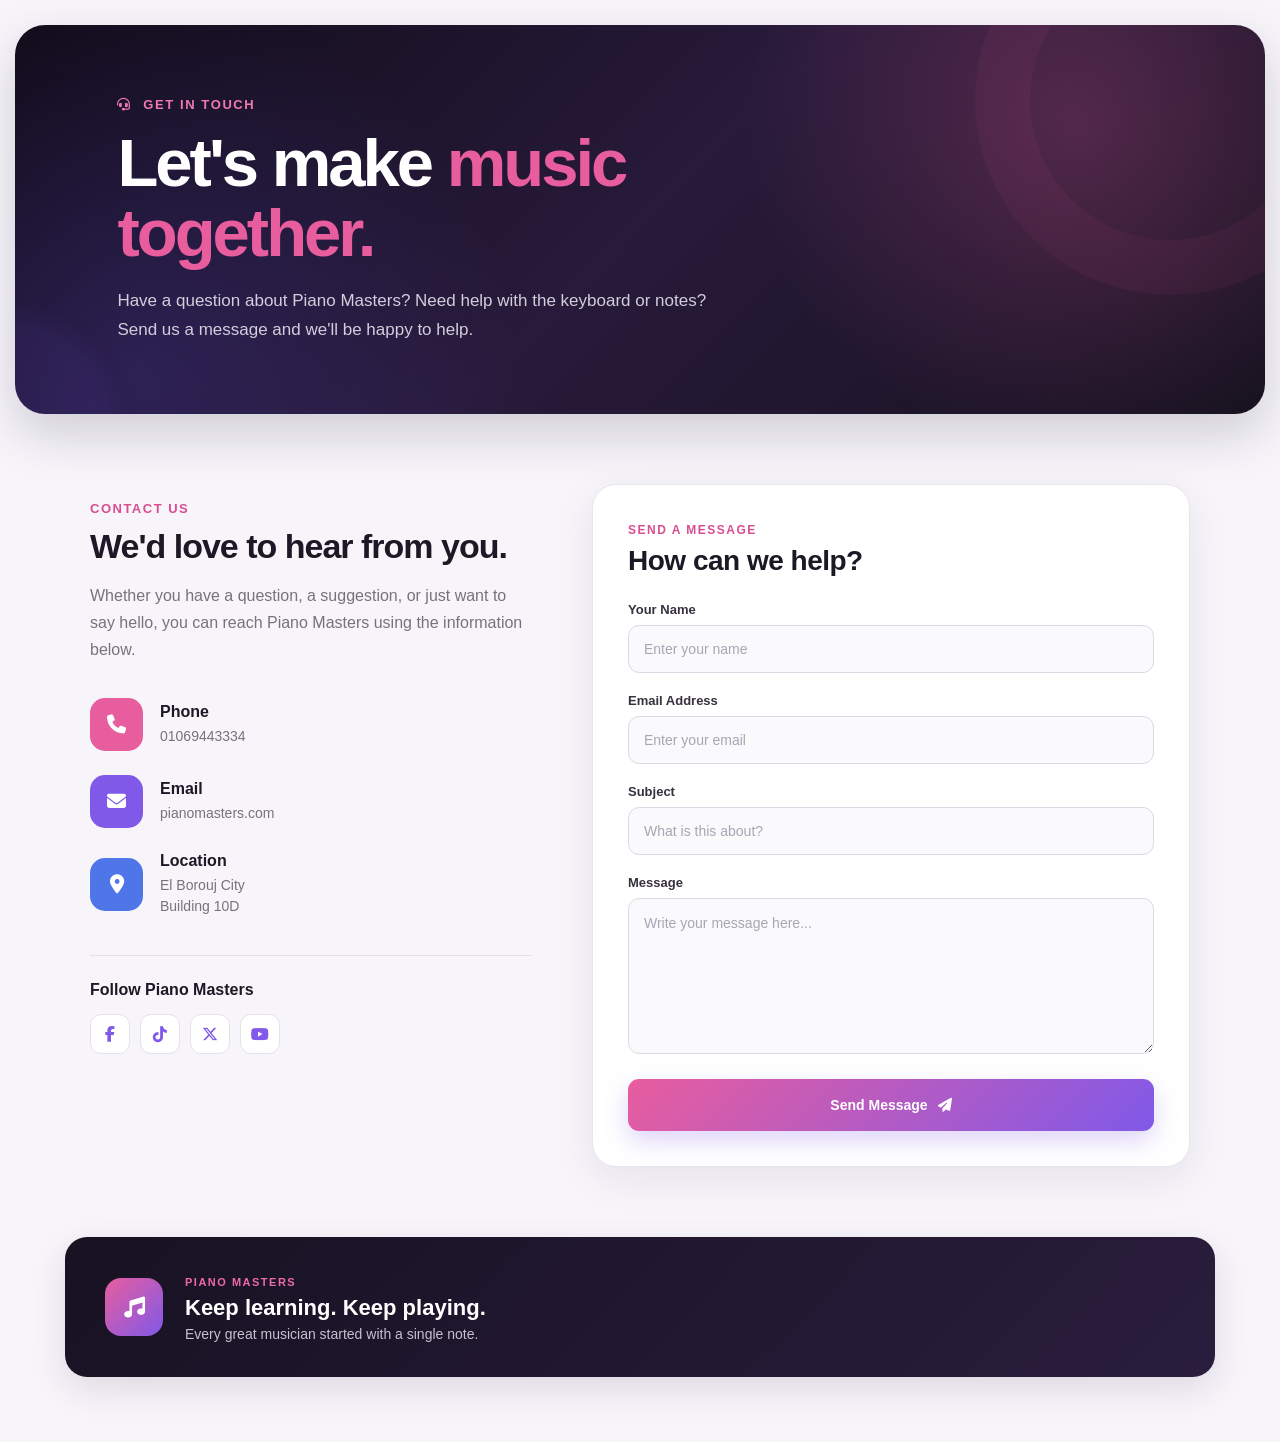
<file: contact.html>
<!DOCTYPE html>
<html lang="en">

<head>

    <meta charset="UTF-8">

    <meta
        name="viewport"
        content="width=device-width, initial-scale=1.0"
    >

    <title>Contact | Piano Masters</title>

    <link rel="stylesheet" href="contact.css">

    <!-- Font Awesome -->
    <link
        rel="stylesheet"
        href="https://cdnjs.cloudflare.com/ajax/libs/font-awesome/6.7.2/css/all.min.css"
    >

</head>


<body>

    <main class="contact-page">


        <!-- =================================
             CONTACT HERO
        ================================== -->

        <section class="contact-hero">

            <div class="contact-hero-content">

                <span class="contact-tag">
                    <i class="fa-solid fa-headset"></i>
                    GET IN TOUCH
                </span>

                <h1>
                    Let's make
                    <span>music together.</span>
                </h1>

                <p>
                    Have a question about Piano Masters?
                    Need help with the keyboard or notes?
                    Send us a message and we'll be happy to help.
                </p>

            </div>

        </section>



        <!-- =================================
             CONTACT CONTENT
        ================================== -->

        <section class="contact-section">


            <!-- =================================
                 CONTACT INFORMATION
            ================================== -->

            <div class="contact-info">

                <span class="section-label">
                    CONTACT US
                </span>

                <h2>
                    We'd love to hear from you.
                </h2>

                <p>
                    Whether you have a question, a suggestion,
                    or just want to say hello, you can reach
                    Piano Masters using the information below.
                </p>


                <!-- PHONE -->

                <div class="contact-item">

                    <div class="contact-icon pink">
                        <i class="fa-solid fa-phone"></i>
                    </div>

                    <div>
                        <h3>
                            Phone
                        </h3>

                        <p>
                            01069443334
                        </p>
                    </div>

                </div>


                <!-- EMAIL -->

                <div class="contact-item">

                    <div class="contact-icon purple">
                        <i class="fa-solid fa-envelope"></i>
                    </div>

                    <div>
                        <h3>
                            Email
                        </h3>

                        <p>
                            pianomasters.com
                        </p>
                    </div>

                </div>


                <!-- LOCATION -->

                <div class="contact-item">

                    <div class="contact-icon blue">
                        <i class="fa-solid fa-location-dot"></i>
                    </div>

                    <div>
                        <h3>
                            Location
                        </h3>

                        <p>
                            El Borouj City
                            <br>
                            Building 10D
                        </p>
                    </div>

                </div>


                <!-- SOCIAL -->

                <div class="contact-social">

                    <h3>
                        Follow Piano Masters
                    </h3>

                    <div class="social-icons">

                        <a href="#" aria-label="Facebook">
                            <i class="fa-brands fa-facebook-f"></i>
                        </a>

                        <a href="#" aria-label="TikTok">
                            <i class="fa-brands fa-tiktok"></i>
                        </a>

                        <a href="#" aria-label="X">
                            <i class="fa-brands fa-x-twitter"></i>
                        </a>

                        <a href="#" aria-label="YouTube">
                            <i class="fa-brands fa-youtube"></i>
                        </a>

                    </div>

                </div>

            </div>



            <!-- =================================
                 CONTACT FORM
            ================================== -->

            <div class="contact-form-container">

                <div class="form-heading">

                    <span>
                        SEND A MESSAGE
                    </span>

                    <h2>
                        How can we help?
                    </h2>

                </div>


                <form
                    action="#"
                    method="POST"
                    class="contact-form"
                >


                    <!-- NAME -->

                    <div class="form-group">

                        <label for="name">
                            Your Name
                        </label>

                        <input
                            type="text"
                            id="name"
                            name="name"
                            placeholder="Enter your name"
                            required
                        >

                    </div>


                    <!-- EMAIL -->

                    <div class="form-group">

                        <label for="email">
                            Email Address
                        </label>

                        <input
                            type="email"
                            id="email"
                            name="email"
                            placeholder="Enter your email"
                            required
                        >

                    </div>


                    <!-- SUBJECT -->

                    <div class="form-group">

                        <label for="subject">
                            Subject
                        </label>

                        <input
                            type="text"
                            id="subject"
                            name="subject"
                            placeholder="What is this about?"
                            required
                        >

                    </div>


                    <!-- MESSAGE -->

                    <div class="form-group">

                        <label for="message">
                            Message
                        </label>

                        <textarea
                            id="message"
                            name="message"
                            rows="6"
                            placeholder="Write your message here..."
                            required
                        ></textarea>

                    </div>


                    <!-- SUBMIT -->

                    <button
                        type="submit"
                        class="send-button"
                    >

                        Send Message

                        <i class="fa-solid fa-paper-plane"></i>

                    </button>

                </form>

            </div>

        </section>



        <!-- =================================
             BOTTOM MESSAGE
        ================================== -->

        <section class="contact-bottom">

            <div class="bottom-icon">

                <i class="fa-solid fa-music"></i>

            </div>

            <div>

                <span>
                    PIANO MASTERS
                </span>

                <h2>
                    Keep learning. Keep playing.
                </h2>

                <p>
                    Every great musician started with
                    a single note.
                </p>

            </div>

        </section>


    </main>


</body>

</html>
</file>
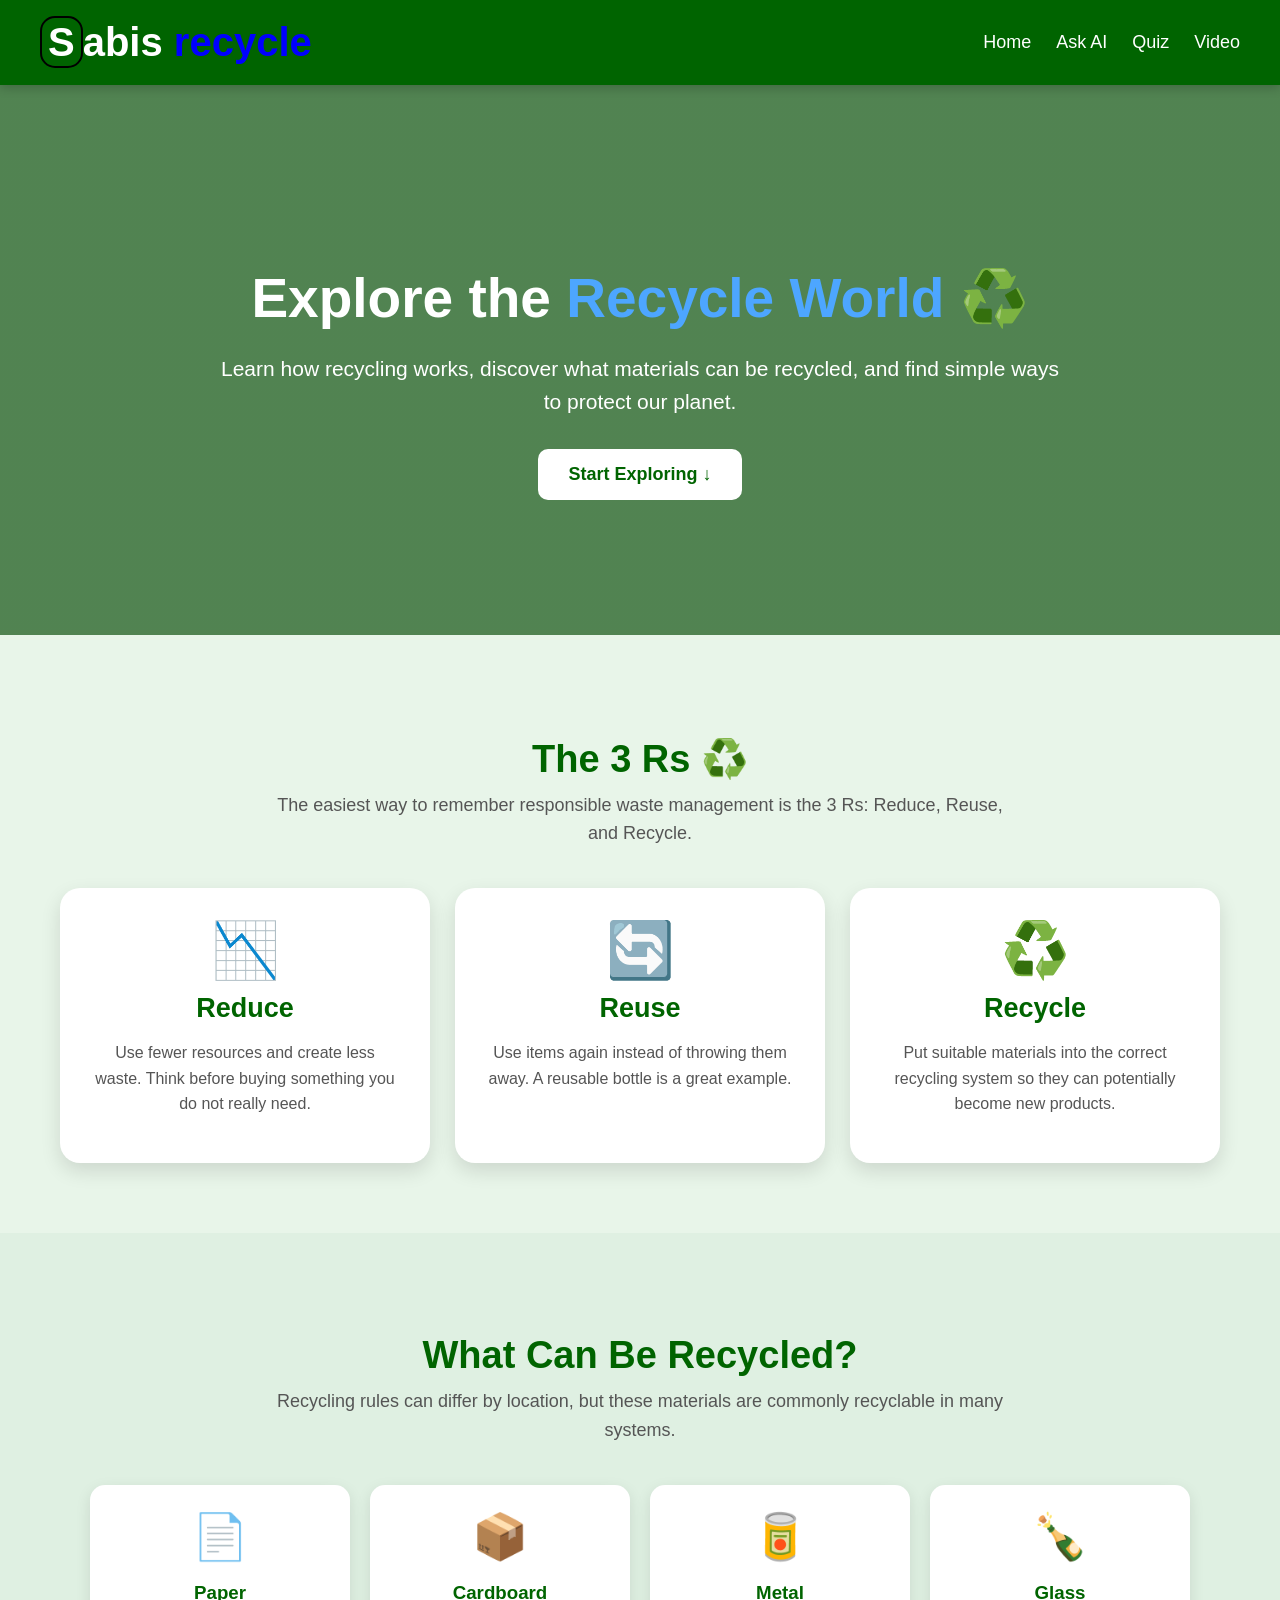
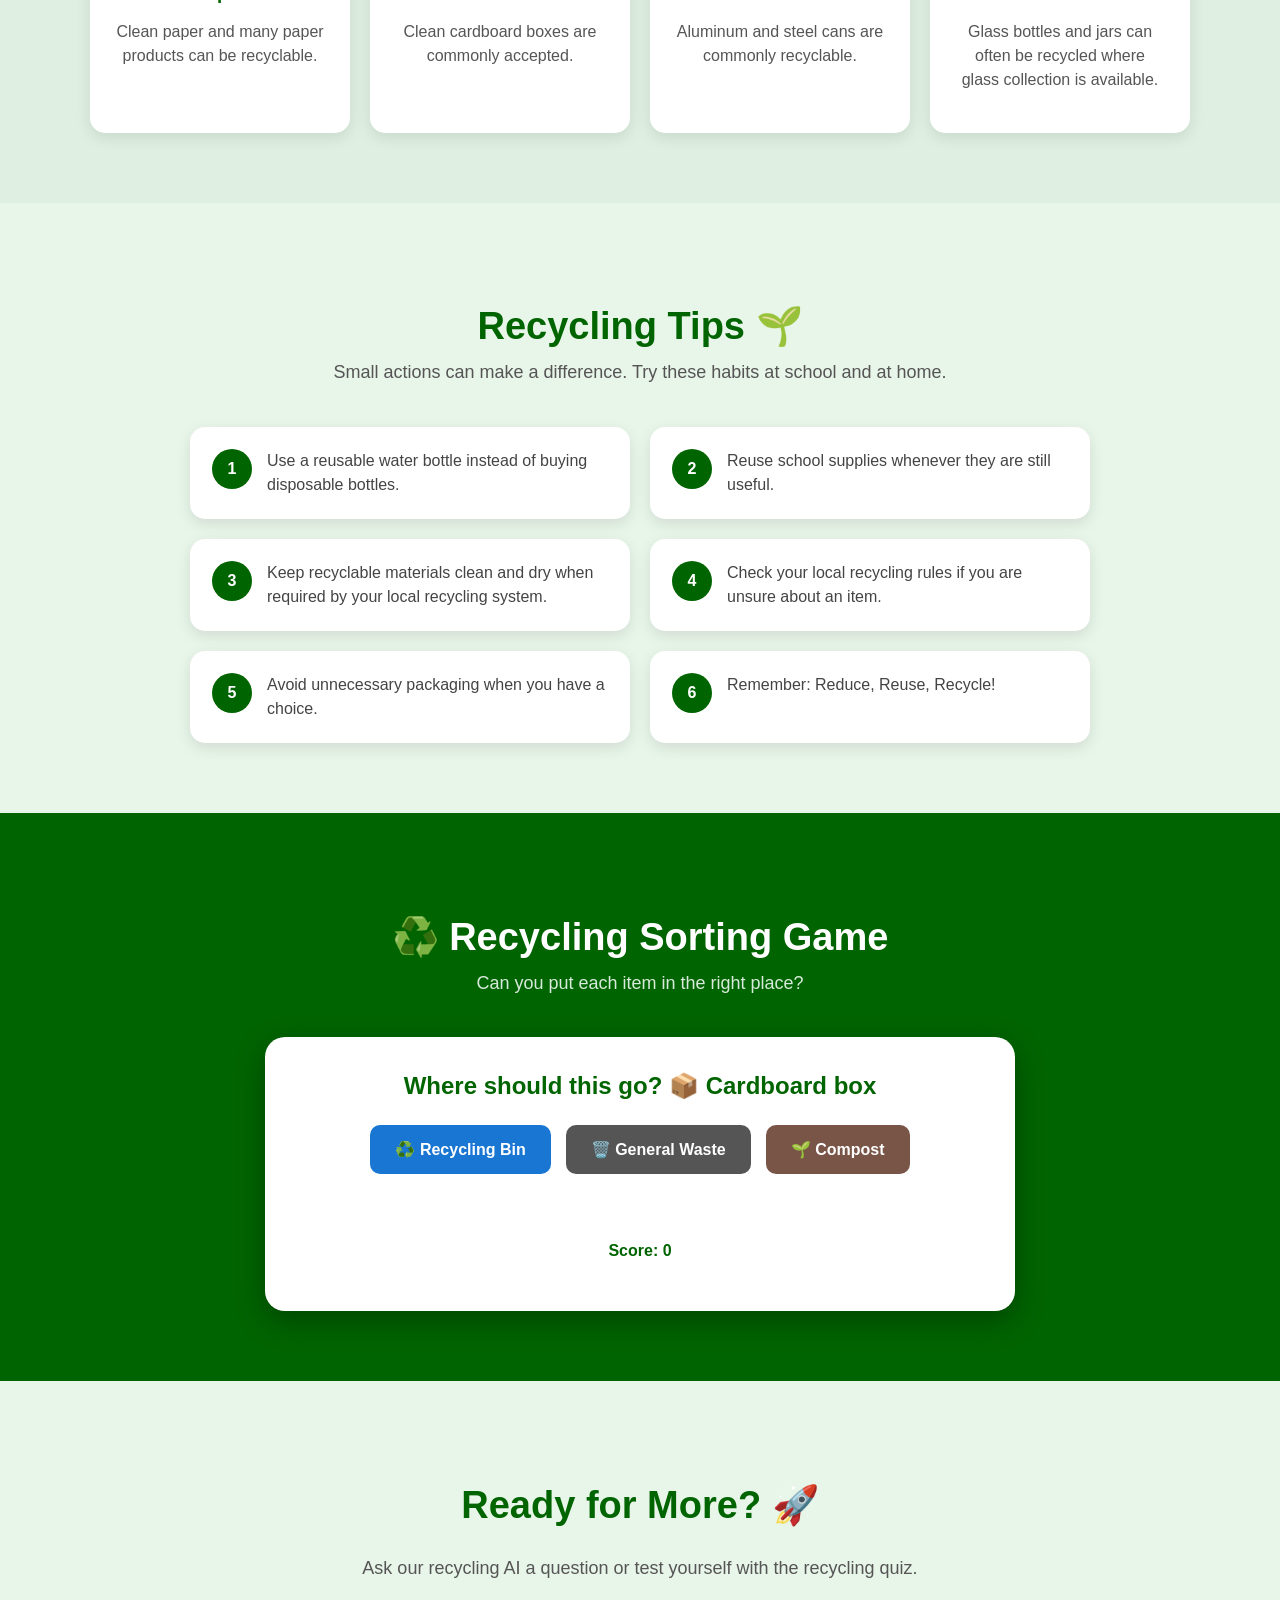
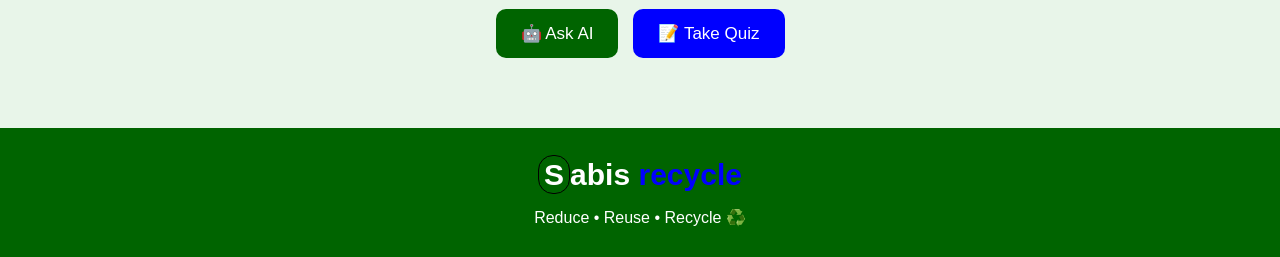
<file: explore.html>
<!DOCTYPE html>
<html lang="en">

<head>

    <meta charset="UTF-8">

    <meta name="viewport"
          content="width=device-width, initial-scale=1.0">

    <title>Sabis Recycle - Explore</title>


    <!-- =========================
         CSS
         ========================= -->

    <style>

        /* =========================
           GENERAL
           ========================= */

        * {
            box-sizing: border-box;
        }

        html {
            scroll-behavior: smooth;
        }

        body {
            margin: 0;

            font-family: Arial, sans-serif;

            background-color: #e8f5e9;

            color: #222;
        }


        /* =========================
           HEADER
           ========================= */

        header {
            background-color: darkgreen;

            padding: 10px 0;

            box-shadow:
                0 3px 10px rgba(0, 0, 0, 0.2);

            position: sticky;

            top: 0;

            z-index: 1000;
        }


        nav {
            display: flex;

            justify-content: space-between;

            align-items: center;

            margin-inline: 40px;
        }


        /* =========================
           LOGO
           ========================= */

        .logo h1 {
            color: white;

            font-size: 40px;

            font-weight: 900;

            margin: 10px 0;
        }


        .bigone {
            color: blue;
        }


        .s {
            color: white;

            border: solid 2px black;

            border-radius: 15px;

            padding: 2px 6px;
        }


        .l {
            color: blue;
        }


        /* =========================
           NAVIGATION
           ========================= */

        .nav-links {
            display: flex;

            gap: 25px;
        }


        .nav-links a {
            text-decoration: none;

            color: white;

            font-size: 18px;

            transition: 0.3s;
        }


        .nav-links a:hover {
            color: blue;
        }


        /* =========================
           HERO
           ========================= */

        .hero {

            min-height: 550px;

            display: flex;

            justify-content: center;

            align-items: center;

            text-align: center;

            padding: 60px 20px;


            background-image:

                linear-gradient(
                    rgba(0, 70, 0, 0.65),
                    rgba(0, 70, 0, 0.65)
                ),

                url("https://png.pngtree.com/thumb_back/fh260/background/20230627/pngtree-illustration-of-earth-preservation-3d-rendered-hand-holding-recycle-icon-image_3684729.jpg");


            background-position: center;

            background-size: cover;

            background-attachment: fixed;
        }


        .hero-box {
            max-width: 850px;

            color: white;
        }


        .hero-box h1 {
            font-size: 55px;

            margin-bottom: 15px;
        }


        .hero-box h1 span {
            color: #4da6ff;
        }


        .hero-box p {
            font-size: 21px;

            line-height: 1.6;

            margin-bottom: 30px;
        }


        .hero-button {
            display: inline-block;

            text-decoration: none;

            background-color: white;

            color: darkgreen;

            padding: 15px 30px;

            border-radius: 10px;

            font-size: 18px;

            font-weight: bold;

            transition: 0.3s;
        }


        .hero-button:hover {
            background-color: blue;

            color: white;

            transform: scale(1.05);
        }


        /* =========================
           GENERAL SECTION
           ========================= */

        .section {
            padding: 70px 20px;

            max-width: 1200px;

            margin: auto;
        }


        .section-title {
            text-align: center;

            color: darkgreen;

            font-size: 38px;

            margin-bottom: 10px;
        }


        .section-description {
            text-align: center;

            color: #555;

            font-size: 18px;

            max-width: 750px;

            margin: 0 auto 40px;

            line-height: 1.6;
        }


        /* =========================
           3 Rs
           ========================= */

        .three-rs {

            display: grid;

            grid-template-columns:
                repeat(3, 1fr);

            gap: 25px;
        }


        .r-card {

            background-color: white;

            padding: 30px;

            border-radius: 20px;

            text-align: center;

            box-shadow:
                0 8px 20px
                rgba(0, 0, 0, 0.12);

            transition: 0.3s;
        }


        .r-card:hover {

            transform: translateY(-8px);

            box-shadow:
                0 15px 30px
                rgba(0, 0, 0, 0.2);
        }


        .r-icon {

            font-size: 55px;

            margin-bottom: 10px;
        }


        .r-card h3 {

            color: darkgreen;

            font-size: 27px;

            margin: 10px 0;
        }


        .r-card p {

            color: #555;

            line-height: 1.6;

            font-size: 16px;
        }


        /* =========================
           MATERIALS
           ========================= */

        .materials {

            background-color: #dff0e2;

            max-width: none;

            padding-left: 5%;

            padding-right: 5%;
        }


        .material-grid {

            max-width: 1100px;

            margin: auto;

            display: grid;

            grid-template-columns:
                repeat(4, 1fr);

            gap: 20px;
        }


        .material-card {

            background-color: white;

            padding: 25px;

            text-align: center;

            border-radius: 15px;

            box-shadow:
                0 5px 15px
                rgba(0, 0, 0, 0.1);

            transition: 0.3s;
        }


        .material-card:hover {

            transform: scale(1.04);

            border: 2px solid darkgreen;
        }


        .material-card .icon {

            font-size: 45px;
        }


        .material-card h3 {

            color: darkgreen;

            margin-bottom: 8px;
        }


        .material-card p {

            color: #555;

            line-height: 1.5;
        }


        /* =========================
           TIPS
           ========================= */

        .tips {

            display: grid;

            grid-template-columns:
                repeat(2, 1fr);

            gap: 20px;

            max-width: 900px;

            margin: auto;
        }


        .tip {

            background-color: white;

            padding: 22px;

            border-radius: 15px;

            box-shadow:
                0 5px 15px
                rgba(0, 0, 0, 0.1);

            display: flex;

            gap: 15px;

            align-items: flex-start;
        }


        .tip-number {

            background-color: darkgreen;

            color: white;

            min-width: 40px;

            height: 40px;

            border-radius: 50%;

            display: flex;

            align-items: center;

            justify-content: center;

            font-weight: bold;
        }


        .tip p {

            margin: 0;

            color: #444;

            line-height: 1.5;
        }


        /* =========================
           SORTING GAME
           ========================= */

        .game-section {

            background-color: darkgreen;

            max-width: none;

            color: white;

            text-align: center;

            padding: 70px 20px;
        }


        .game-section .section-title {

            color: white;
        }


        .game-section .section-description {

            color: #d8eadb;
        }


        .game-box {

            max-width: 750px;

            margin: auto;

            background-color: white;

            color: #222;

            padding: 35px;

            border-radius: 20px;

            box-shadow:
                0 10px 30px
                rgba(0, 0, 0, 0.3);
        }


        .item-display {

            font-size: 24px;

            font-weight: bold;

            color: darkgreen;

            margin-bottom: 25px;
        }


        .bin-buttons {

            display: flex;

            justify-content: center;

            gap: 15px;

            flex-wrap: wrap;
        }


        .bin-button {

            border: none;

            padding: 15px 25px;

            border-radius: 10px;

            color: white;

            font-size: 16px;

            font-weight: bold;

            cursor: pointer;

            transition: 0.3s;
        }


        .bin-button:hover {

            transform: scale(1.05);
        }


        .recycle-bin {

            background-color: #1976d2;
        }


        .general-bin {

            background-color: #555;
        }


        .compost-bin {

            background-color: #795548;
        }


        #gameMessage {

            font-size: 18px;

            font-weight: bold;

            margin-top: 25px;

            min-height: 25px;
        }


        #gameScore {

            color: darkgreen;

            font-weight: bold;

            margin-top: 15px;
        }


        /* =========================
           CALL TO ACTION
           ========================= */

        .cta {

            text-align: center;

            padding: 70px 20px;

            background-color: #e8f5e9;
        }


        .cta h2 {

            color: darkgreen;

            font-size: 38px;
        }


        .cta p {

            color: #555;

            font-size: 18px;

            margin-bottom: 30px;
        }


        .cta-buttons {

            display: flex;

            justify-content: center;

            gap: 15px;

            flex-wrap: wrap;
        }


        .cta-buttons a {

            text-decoration: none;

            padding: 14px 25px;

            border-radius: 10px;

            font-size: 17px;

            transition: 0.3s;
        }


        .ai-button {

            background-color: darkgreen;

            color: white;
        }


        .quiz-button {

            background-color: blue;

            color: white;
        }


        .cta-buttons a:hover {

            transform: scale(1.05);
        }


        /* =========================
           FOOTER
           ========================= */

        footer {

            background-color: darkgreen;

            color: white;

            text-align: center;

            padding: 30px;
        }


        footer h2 {

            margin: 0;

            font-size: 30px;
        }


        footer p {

            margin-bottom: 0;
        }


        .re {

            color: blue;
        }


        .sss {

            color: white;

            border: solid 1px black;

            border-radius: 15px;

            padding: 2px 5px;
        }


        /* =========================
           TOP BUTTON
           ========================= */

        #topButton {

            position: fixed;

            right: 25px;

            bottom: 25px;

            width: 50px;

            height: 50px;

            border: none;

            border-radius: 50%;

            background-color: darkgreen;

            color: white;

            font-size: 22px;

            cursor: pointer;

            display: none;

            z-index: 100;

            transition: 0.3s;
        }


        #topButton:hover {

            background-color: blue;

            transform: scale(1.1);
        }


        /* =========================
           MOBILE
           ========================= */

        @media (max-width: 800px) {

            nav {

                flex-direction: column;

                gap: 15px;

                margin-inline: 15px;
            }


            .logo h1 {

                font-size: 32px;
            }


            .nav-links {

                gap: 15px;

                flex-wrap: wrap;

                justify-content: center;
            }


            .hero-box h1 {

                font-size: 40px;
            }


            .three-rs {

                grid-template-columns: 1fr;
            }


            .material-grid {

                grid-template-columns:
                    repeat(2, 1fr);
            }


            .tips {

                grid-template-columns: 1fr;
            }

        }


        @media (max-width: 500px) {

            .hero-box h1 {

                font-size: 32px;
            }


            .hero-box p {

                font-size: 17px;
            }


            .section-title {

                font-size: 30px;
            }


            .material-grid {

                grid-template-columns: 1fr;
            }


            .game-box {

                padding: 25px 15px;
            }


            .bin-buttons {

                flex-direction: column;
            }


            .bin-button {

                width: 100%;
            }

        }

    </style>

</head>


<body>


    <!-- =========================
         HEADER
         ========================= -->

    <header>

        <nav>

            <div class="logo">

                <h1>

                    <span class="s">S</span>abis

                    <span class="bigone">

                        recyc<span class="l">l</span>e

                    </span>

                </h1>

            </div>


            <div class="nav-links">

                <a href="index.html">
                    Home
                </a>

                <a href="ai.html">
                    Ask AI
                </a>

                <a href="quiz.html">
                    Quiz
                </a>

                <a href="video.html">
                    Video
                </a>

            </div>

        </nav>

    </header>



    <!-- =========================
         HERO
         ========================= -->

    <section class="hero">

        <div class="hero-box">

            <h1>

                Explore the
                <span>Recycle World</span> ♻️

            </h1>


            <p>

                Learn how recycling works, discover
                what materials can be recycled, and
                find simple ways to protect our planet.

            </p>


            <a
                href="#threeRs"
                class="hero-button">

                Start Exploring ↓

            </a>

        </div>

    </section>



    <!-- =========================
         3 Rs
         ========================= -->

    <section
        class="section"
        id="threeRs">

        <h2 class="section-title">

            The 3 Rs ♻️

        </h2>


        <p class="section-description">

            The easiest way to remember responsible
            waste management is the 3 Rs:
            Reduce, Reuse, and Recycle.

        </p>


        <div class="three-rs">


            <div class="r-card">

                <div class="r-icon">
                    📉
                </div>

                <h3>
                    Reduce
                </h3>

                <p>

                    Use fewer resources and create
                    less waste. Think before buying
                    something you do not really need.

                </p>

            </div>



            <div class="r-card">

                <div class="r-icon">
                    🔄
                </div>

                <h3>
                    Reuse
                </h3>

                <p>

                    Use items again instead of
                    throwing them away. A reusable
                    bottle is a great example.

                </p>

            </div>



            <div class="r-card">

                <div class="r-icon">
                    ♻️
                </div>

                <h3>
                    Recycle
                </h3>

                <p>

                    Put suitable materials into the
                    correct recycling system so they
                    can potentially become new products.

                </p>

            </div>


        </div>

    </section>



    <!-- =========================
         MATERIALS
         ========================= -->

    <section class="section materials">

        <h2 class="section-title">

            What Can Be Recycled?

        </h2>


        <p class="section-description">

            Recycling rules can differ by location,
            but these materials are commonly
            recyclable in many systems.

        </p>


        <div class="material-grid">


            <div class="material-card">

                <div class="icon">
                    📄
                </div>

                <h3>
                    Paper
                </h3>

                <p>
                    Clean paper and many paper
                    products can be recyclable.
                </p>

            </div>



            <div class="material-card">

                <div class="icon">
                    📦
                </div>

                <h3>
                    Cardboard
                </h3>

                <p>
                    Clean cardboard boxes are
                    commonly accepted.
                </p>

            </div>



            <div class="material-card">

                <div class="icon">
                    🥫
                </div>

                <h3>
                    Metal
                </h3>

                <p>
                    Aluminum and steel cans are
                    commonly recyclable.
                </p>

            </div>



            <div class="material-card">

                <div class="icon">
                    🍾
                </div>

                <h3>
                    Glass
                </h3>

                <p>
                    Glass bottles and jars can often
                    be recycled where glass collection
                    is available.
                </p>

            </div>


        </div>

    </section>



    <!-- =========================
         RECYCLING TIPS
         ========================= -->

    <section class="section">

        <h2 class="section-title">

            Recycling Tips 🌱

        </h2>


        <p class="section-description">

            Small actions can make a difference.
            Try these habits at school and at home.

        </p>


        <div class="tips">


            <div class="tip">

                <div class="tip-number">
                    1
                </div>

                <p>
                    Use a reusable water bottle instead
                    of buying disposable bottles.
                </p>

            </div>



            <div class="tip">

                <div class="tip-number">
                    2
                </div>

                <p>
                    Reuse school supplies whenever
                    they are still useful.
                </p>

            </div>



            <div class="tip">

                <div class="tip-number">
                    3
                </div>

                <p>
                    Keep recyclable materials clean
                    and dry when required by your
                    local recycling system.
                </p>

            </div>



            <div class="tip">

                <div class="tip-number">
                    4
                </div>

                <p>
                    Check your local recycling rules
                    if you are unsure about an item.
                </p>

            </div>



            <div class="tip">

                <div class="tip-number">
                    5
                </div>

                <p>
                    Avoid unnecessary packaging when
                    you have a choice.
                </p>

            </div>



            <div class="tip">

                <div class="tip-number">
                    6
                </div>

                <p>
                    Remember: Reduce, Reuse, Recycle!
                </p>

            </div>


        </div>

    </section>



    <!-- =========================
         SORTING GAME
         ========================= -->

    <section class="game-section">

        <h2 class="section-title">

            ♻️ Recycling Sorting Game

        </h2>


        <p class="section-description">

            Can you put each item in the right place?

        </p>


        <div class="game-box">


            <div
                class="item-display"
                id="itemDisplay">

                Loading...

            </div>


            <div class="bin-buttons">


                <button
                    class="bin-button recycle-bin"
                    onclick="chooseBin('recycle')">

                    ♻️ Recycling Bin

                </button>


                <button
                    class="bin-button general-bin"
                    onclick="chooseBin('general')">

                    🗑️ General Waste

                </button>


                <button
                    class="bin-button compost-bin"
                    onclick="chooseBin('compost')">

                    🌱 Compost

                </button>


            </div>


            <p id="gameMessage"></p>


            <p id="gameScore">
                Score: 0
            </p>

        </div>

    </section>



    <!-- =========================
         CALL TO ACTION
         ========================= -->

    <section class="cta">

        <h2>
            Ready for More? 🚀
        </h2>


        <p>
            Ask our recycling AI a question or
            test yourself with the recycling quiz.
        </p>


        <div class="cta-buttons">


            <a
                href="ai.html"
                class="ai-button">

                🤖 Ask AI

            </a>


            <a
                href="quiz.html"
                class="quiz-button">

                📝 Take Quiz

            </a>


        </div>

    </section>



    <!-- =========================
         FOOTER
         ========================= -->

    <footer>

        <h2>

            <span class="sss">S</span>abis

            <span class="re">
                recycle
            </span>

        </h2>


        <p>
            Reduce • Reuse • Recycle ♻️
        </p>

    </footer>



    <!-- =========================
         TOP BUTTON
         ========================= -->

    <button id="topButton">
        ↑
    </button>



    <!-- =========================
         JAVASCRIPT
         ========================= -->

    <script>


        // ==========================================
        // RECYCLING SORTING GAME
        // ==========================================


        const items = [

            {
                name: "📦 Cardboard box",
                correct: "recycle"
            },

            {
                name: "🍌 Banana peel",
                correct: "compost"
            },

            {
                name: "🥫 Aluminum can",
                correct: "recycle"
            },

            {
                name: "🍾 Glass bottle",
                correct: "recycle"
            },

            {
                name: "🍎 Apple core",
                correct: "compost"
            },

            {
                name: "🧻 Dirty tissue",
                correct: "general"
            },

            {
                name: "📄 Clean paper",
                correct: "recycle"
            },

            {
                name: "🥕 Vegetable scraps",
                correct: "compost"
            },

            {
                name: "🗑️ Broken dirty item",
                correct: "general"
            },

            {
                name: "📚 Old clean cardboard",
                correct: "recycle"
            }

        ];


        let currentItem = 0;

        let gameScore = 0;


        const itemDisplay =
            document.getElementById(
                "itemDisplay"
            );


        const gameMessage =
            document.getElementById(
                "gameMessage"
            );


        const gameScoreDisplay =
            document.getElementById(
                "gameScore"
            );


        // ==========================================
        // SHOW ITEM
        // ==========================================

        function showItem() {

            if (
                currentItem >= items.length
            ) {

                itemDisplay.innerText =
                    "🎉 Game Complete!";

                gameMessage.innerText =
                    "You scored " +
                    gameScore +
                    " out of " +
                    items.length +
                    "!";

                gameScoreDisplay.innerText =
                    "Final Score: " +
                    gameScore +
                    " / " +
                    items.length;

                return;
            }


            itemDisplay.innerText =
                "Where should this go? " +
                items[currentItem].name;


            gameMessage.innerText =
                "";

        }


        // ==========================================
        // CHOOSE BIN
        // ==========================================

        function chooseBin(bin) {

            if (
                currentItem >= items.length
            ) {
                return;
            }


            const correctBin =
                items[currentItem].correct;


            if (bin === correctBin) {

                gameScore++;


                gameMessage.innerText =
                    "✅ Correct! Great job!";


                gameMessage.style.color =
                    "green";

            }

            else {

                gameMessage.innerText =
                    "❌ Not quite. Try to remember the correct bin!";


                gameMessage.style.color =
                    "red";

            }


            gameScoreDisplay.innerText =
                "Score: " +
                gameScore;


            currentItem++;


            setTimeout(
                showItem,
                900
            );

        }


        // Start game

        showItem();



        // ==========================================
        // SCROLL TO TOP
        // ==========================================

        const topButton =
            document.getElementById(
                "topButton"
            );


        window.addEventListener(
            "scroll",
            function () {

                if (
                    window.scrollY > 300
                ) {

                    topButton.style.display =
                        "block";

                }

                else {

                    topButton.style.display =
                        "none";

                }

            }
        );


        topButton.addEventListener(
            "click",
            function () {

                window.scrollTo({

                    top: 0,

                    behavior: "smooth"

                });

            }
        );


    </script>


</body>

</html>
</file>
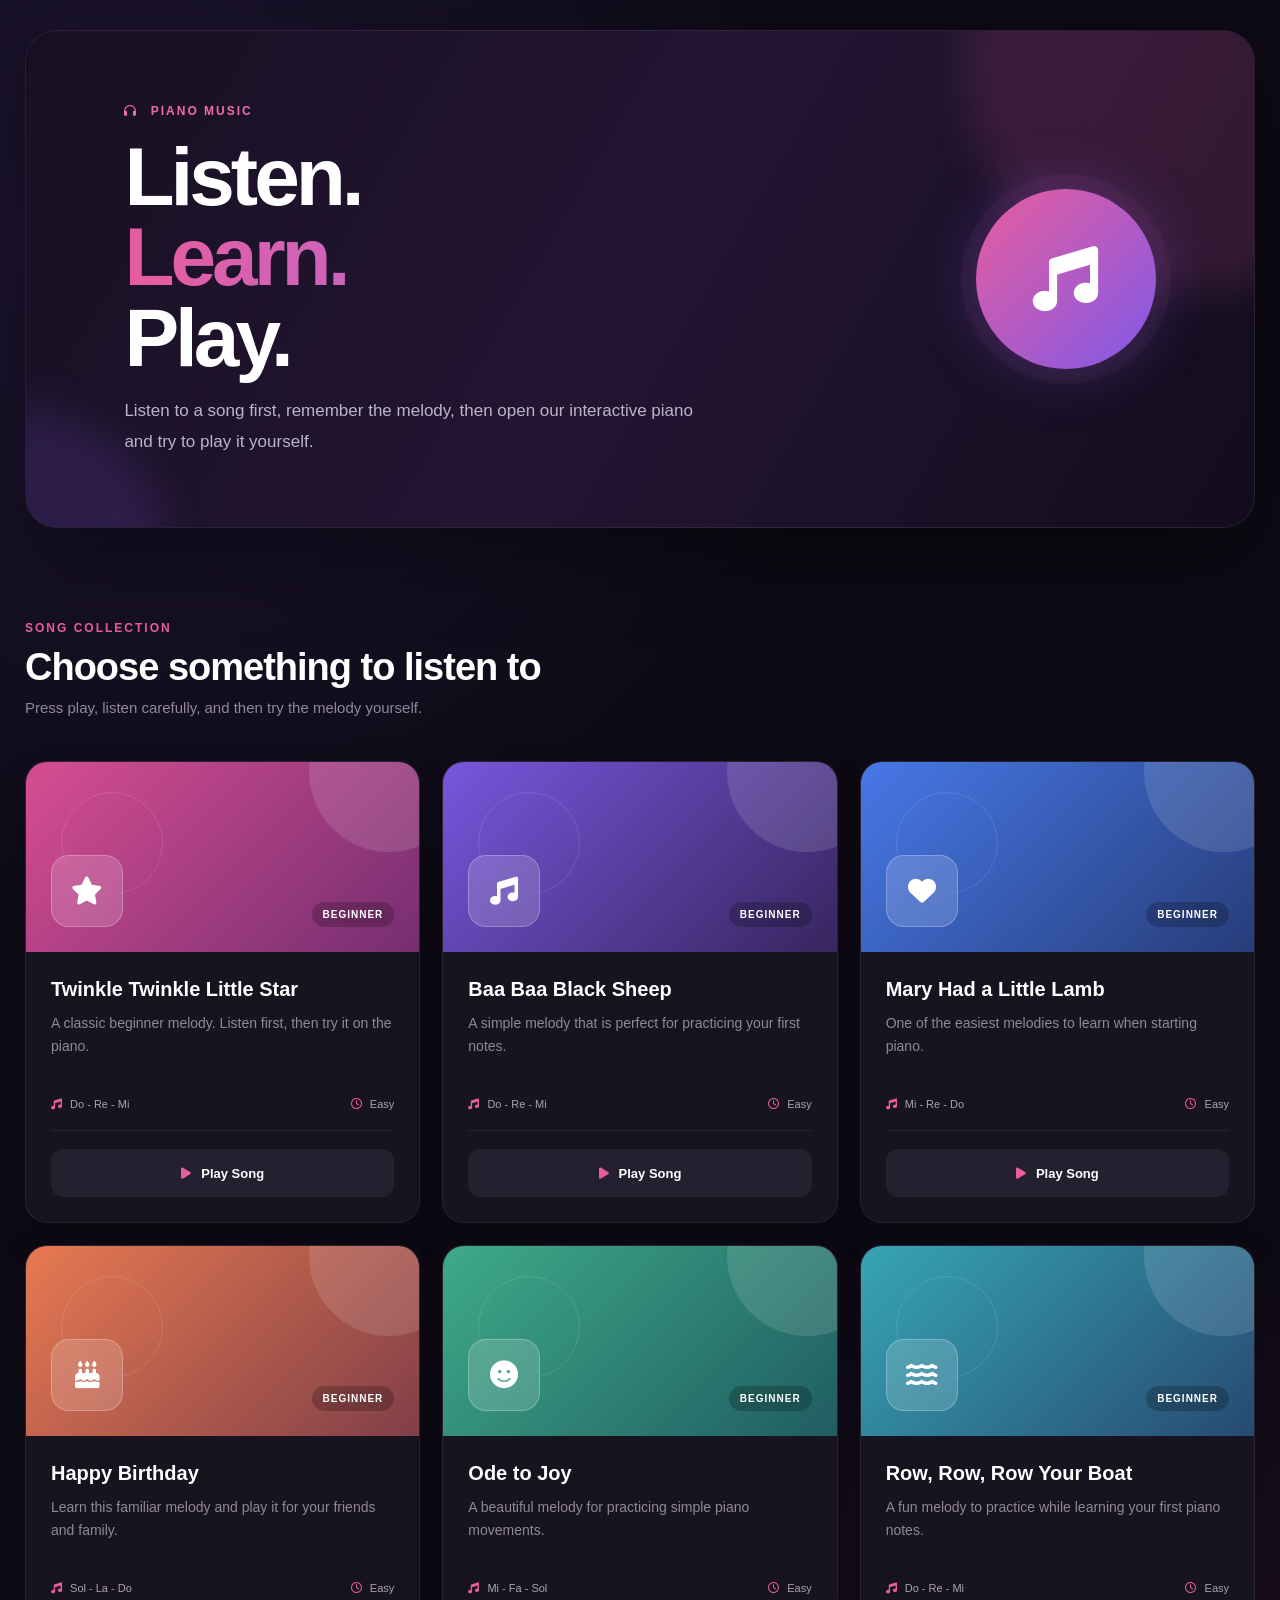
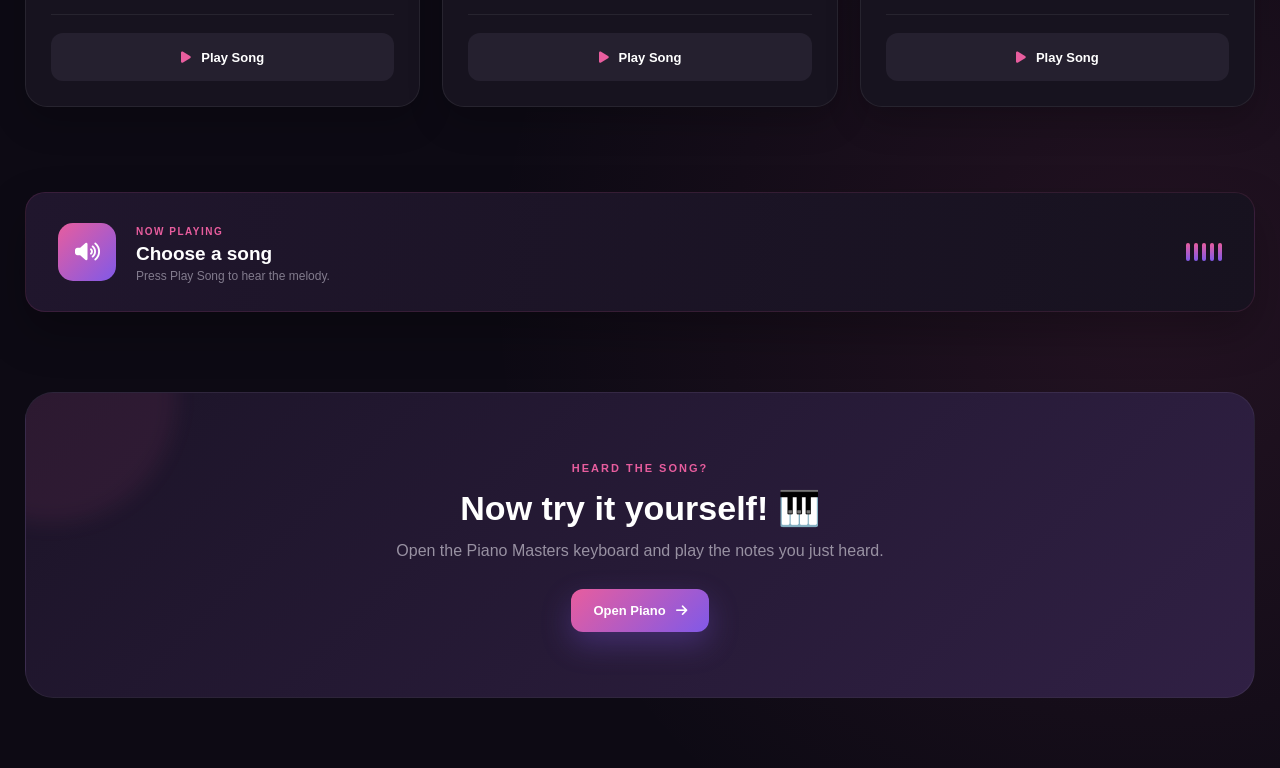
<file: music.html>
<!DOCTYPE html>
<html lang="en">

<head>

    <meta charset="UTF-8">

    <meta
        name="viewport"
        content="width=device-width, initial-scale=1.0"
    >

    <title>Music | Piano Masters</title>

    <link rel="stylesheet" href="music.css">

    <!-- Font Awesome -->
    <link
        rel="stylesheet"
        href="https://cdnjs.cloudflare.com/ajax/libs/font-awesome/6.7.2/css/all.min.css"
    >

</head>


<body>

    <main class="music-page">


        <!-- =================================
             HERO
        ================================== -->

        <section class="music-hero">

            <div class="music-hero-content">

                <span class="music-tag">
                    <i class="fa-solid fa-headphones"></i>
                    PIANO MUSIC
                </span>

                <h1>
                    Listen.
                    <span>Learn.</span>
                    Play.
                </h1>

                <p>
                    Listen to a song first, remember the melody,
                    then open our interactive piano and try to
                    play it yourself.
                </p>

            </div>


            <div class="music-hero-icon">

                <i class="fa-solid fa-music"></i>

            </div>

        </section>



        <!-- =================================
             SONGS
        ================================== -->

        <section class="music-section">

            <div class="section-title">

                <span>
                    SONG COLLECTION
                </span>

                <h2>
                    Choose something to listen to
                </h2>

                <p>
                    Press play, listen carefully, and then
                    try the melody yourself.
                </p>

            </div>


            <div class="music-grid">


                <!-- =================================
                     TWINKLE
                ================================== -->

                <article class="music-card">

                    <div class="music-card-top pink">

                        <div class="song-cover">

                            <i class="fa-solid fa-star"></i>

                        </div>

                        <span>
                            BEGINNER
                        </span>

                    </div>


                    <div class="music-card-content">

                        <h2>
                            Twinkle Twinkle Little Star
                        </h2>

                        <p>
                            A classic beginner melody.
                            Listen first, then try it on
                            the piano.
                        </p>


                        <div class="song-info">

                            <span>
                                <i class="fa-solid fa-music"></i>
                                Do - Re - Mi
                            </span>

                            <span>
                                <i class="fa-regular fa-clock"></i>
                                Easy
                            </span>

                        </div>


                        <button
                            class="play-song"
                            data-song="twinkle"
                        >

                            <i class="fa-solid fa-play"></i>

                            <span>
                                Play Song
                            </span>

                        </button>

                    </div>

                </article>



                <!-- =================================
                     BAA BAA
                ================================== -->

                <article class="music-card">

                    <div class="music-card-top purple">

                        <div class="song-cover">

                            <i class="fa-solid fa-music"></i>

                        </div>

                        <span>
                            BEGINNER
                        </span>

                    </div>


                    <div class="music-card-content">

                        <h2>
                            Baa Baa Black Sheep
                        </h2>

                        <p>
                            A simple melody that is perfect
                            for practicing your first notes.
                        </p>


                        <div class="song-info">

                            <span>
                                <i class="fa-solid fa-music"></i>
                                Do - Re - Mi
                            </span>

                            <span>
                                <i class="fa-regular fa-clock"></i>
                                Easy
                            </span>

                        </div>


                        <button
                            class="play-song"
                            data-song="baa"
                        >

                            <i class="fa-solid fa-play"></i>

                            <span>
                                Play Song
                            </span>

                        </button>

                    </div>

                </article>



                <!-- =================================
                     MARY
                ================================== -->

                <article class="music-card">

                    <div class="music-card-top blue">

                        <div class="song-cover">

                            <i class="fa-solid fa-heart"></i>

                        </div>

                        <span>
                            BEGINNER
                        </span>

                    </div>


                    <div class="music-card-content">

                        <h2>
                            Mary Had a Little Lamb
                        </h2>

                        <p>
                            One of the easiest melodies
                            to learn when starting piano.
                        </p>


                        <div class="song-info">

                            <span>
                                <i class="fa-solid fa-music"></i>
                                Mi - Re - Do
                            </span>

                            <span>
                                <i class="fa-regular fa-clock"></i>
                                Easy
                            </span>

                        </div>


                        <button
                            class="play-song"
                            data-song="mary"
                        >

                            <i class="fa-solid fa-play"></i>

                            <span>
                                Play Song
                            </span>

                        </button>

                    </div>

                </article>



                <!-- =================================
                     HAPPY BIRTHDAY
                ================================== -->

                <article class="music-card">

                    <div class="music-card-top orange">

                        <div class="song-cover">

                            <i class="fa-solid fa-cake-candles"></i>

                        </div>

                        <span>
                            BEGINNER
                        </span>

                    </div>


                    <div class="music-card-content">

                        <h2>
                            Happy Birthday
                        </h2>

                        <p>
                            Learn this familiar melody and
                            play it for your friends and family.
                        </p>


                        <div class="song-info">

                            <span>
                                <i class="fa-solid fa-music"></i>
                                Sol - La - Do
                            </span>

                            <span>
                                <i class="fa-regular fa-clock"></i>
                                Easy
                            </span>

                        </div>


                        <button
                            class="play-song"
                            data-song="birthday"
                        >

                            <i class="fa-solid fa-play"></i>

                            <span>
                                Play Song
                            </span>

                        </button>

                    </div>

                </article>



                <!-- =================================
                     ODE TO JOY
                ================================== -->

                <article class="music-card">

                    <div class="music-card-top green">

                        <div class="song-cover">

                            <i class="fa-solid fa-face-smile"></i>

                        </div>

                        <span>
                            BEGINNER
                        </span>

                    </div>


                    <div class="music-card-content">

                        <h2>
                            Ode to Joy
                        </h2>

                        <p>
                            A beautiful melody for practicing
                            simple piano movements.
                        </p>


                        <div class="song-info">

                            <span>
                                <i class="fa-solid fa-music"></i>
                                Mi - Fa - Sol
                            </span>

                            <span>
                                <i class="fa-regular fa-clock"></i>
                                Easy
                            </span>

                        </div>


                        <button
                            class="play-song"
                            data-song="ode"
                        >

                            <i class="fa-solid fa-play"></i>

                            <span>
                                Play Song
                            </span>

                        </button>

                    </div>

                </article>



                <!-- =================================
                     ROW YOUR BOAT
                ================================== -->

                <article class="music-card">

                    <div class="music-card-top teal">

                        <div class="song-cover">

                            <i class="fa-solid fa-water"></i>

                        </div>

                        <span>
                            BEGINNER
                        </span>

                    </div>


                    <div class="music-card-content">

                        <h2>
                            Row, Row, Row Your Boat
                        </h2>

                        <p>
                            A fun melody to practice while
                            learning your first piano notes.
                        </p>


                        <div class="song-info">

                            <span>
                                <i class="fa-solid fa-music"></i>
                                Do - Re - Mi
                            </span>

                            <span>
                                <i class="fa-regular fa-clock"></i>
                                Easy
                            </span>

                        </div>


                        <button
                            class="play-song"
                            data-song="row"
                        >

                            <i class="fa-solid fa-play"></i>

                            <span>
                                Play Song
                            </span>

                        </button>

                    </div>

                </article>


            </div>

        </section>



        <!-- =================================
             NOW PLAYING
        ================================== -->

        <section
            class="now-playing"
            id="nowPlaying"
        >

            <div class="now-playing-icon">

                <i class="fa-solid fa-volume-high"></i>

            </div>


            <div class="now-playing-text">

                <span>
                    NOW PLAYING
                </span>

                <h2 id="currentSong">
                    Choose a song
                </h2>

                <p id="playingStatus">
                    Press Play Song to hear the melody.
                </p>

            </div>


            <div class="sound-bars">

                <span></span>
                <span></span>
                <span></span>
                <span></span>
                <span></span>

            </div>

        </section>



        <!-- =================================
             CTA
        ================================== -->

        <section class="music-cta">

            <span>
                HEARD THE SONG?
            </span>

            <h2>
                Now try it yourself! 🎹
            </h2>

            <p>
                Open the Piano Masters keyboard and
                play the notes you just heard.
            </p>

            <a
                href="mypiano.html"
                class="piano-button"
            >

                Open Piano

                <i class="fa-solid fa-arrow-right"></i>

            </a>

        </section>


    </main>


    <!-- MUSIC JAVASCRIPT -->

    <script src="music.js"></script>

</body>

</html>
</file>
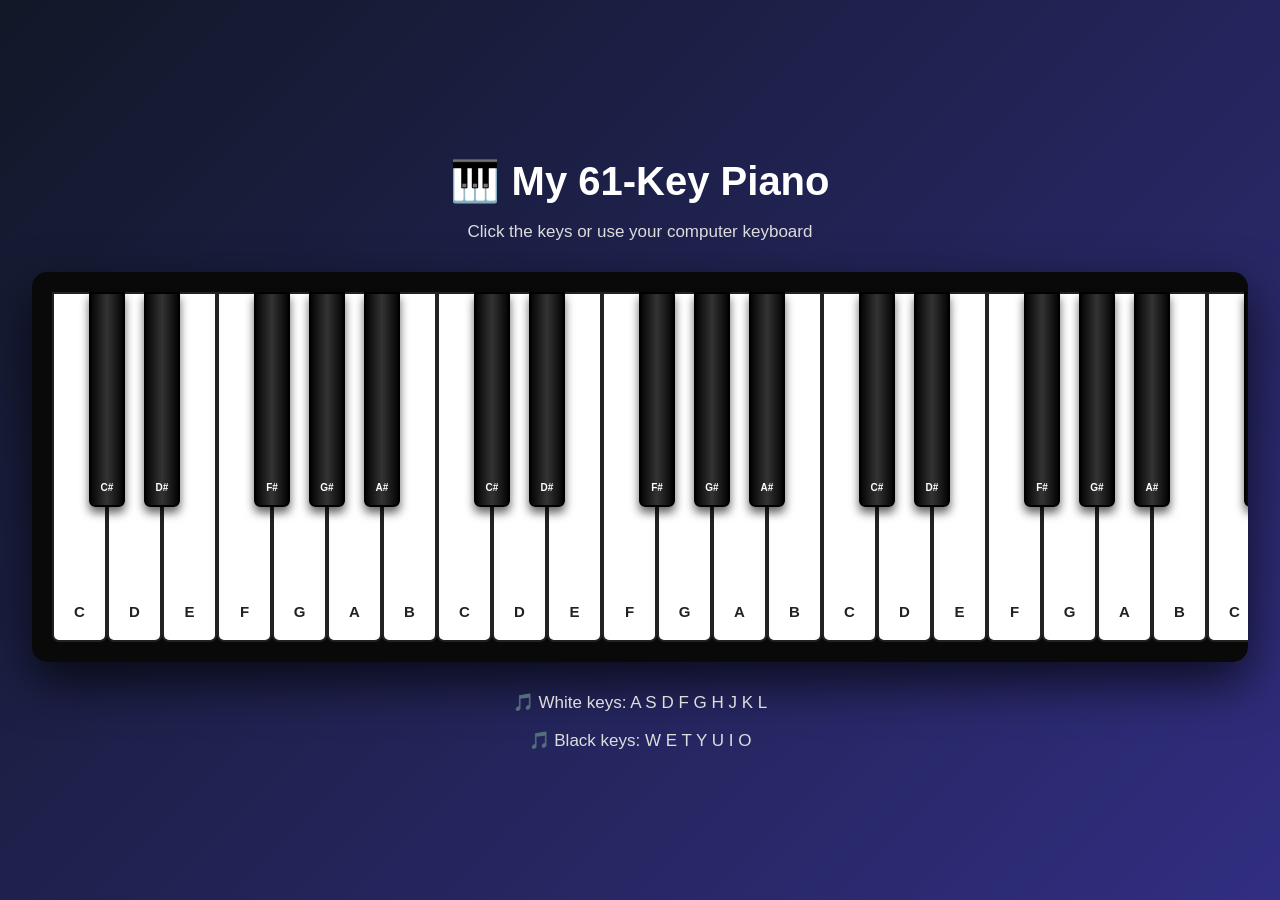
<file: mypiano.html>
<!DOCTYPE html>
<html lang="en">
<head>
    <meta charset="UTF-8">
    <meta name="viewport" content="width=device-width, initial-scale=1.0">
    <title>My piano</title>
    <link rel="stylesheet" href="mypiano.css">
</head>
<body>
   
    <body>

    <div class="piano-container">

        <h1>🎹 My 61-Key Piano</h1>

        <p>
            Click the keys or use your computer keyboard
        </p>


        <!-- ============================= -->
        <!-- PIANO -->
        <!-- ============================= -->

        <div class="piano">

            <div class="keys" id="pianoKeys">

                <!--
                    JavaScript will automatically
                    create all 61 piano keys here.
                -->

            </div>

        </div>


        <!-- ============================= -->
        <!-- INSTRUCTIONS -->
        <!-- ============================= -->

        <div class="instructions">

            <p>
                🎵 White keys: A S D F G H J K L
            </p>

            <p>
                🎵 Black keys: W E T Y U I O
            </p>

        </div>

    </div>


    <!-- ============================= -->
    <!-- JAVASCRIPT -->
    <!-- ============================= -->

    <script src="script.js"></script>

</body>

   




    


     <script src="script.js"></script>

</body>
</html>
</file>
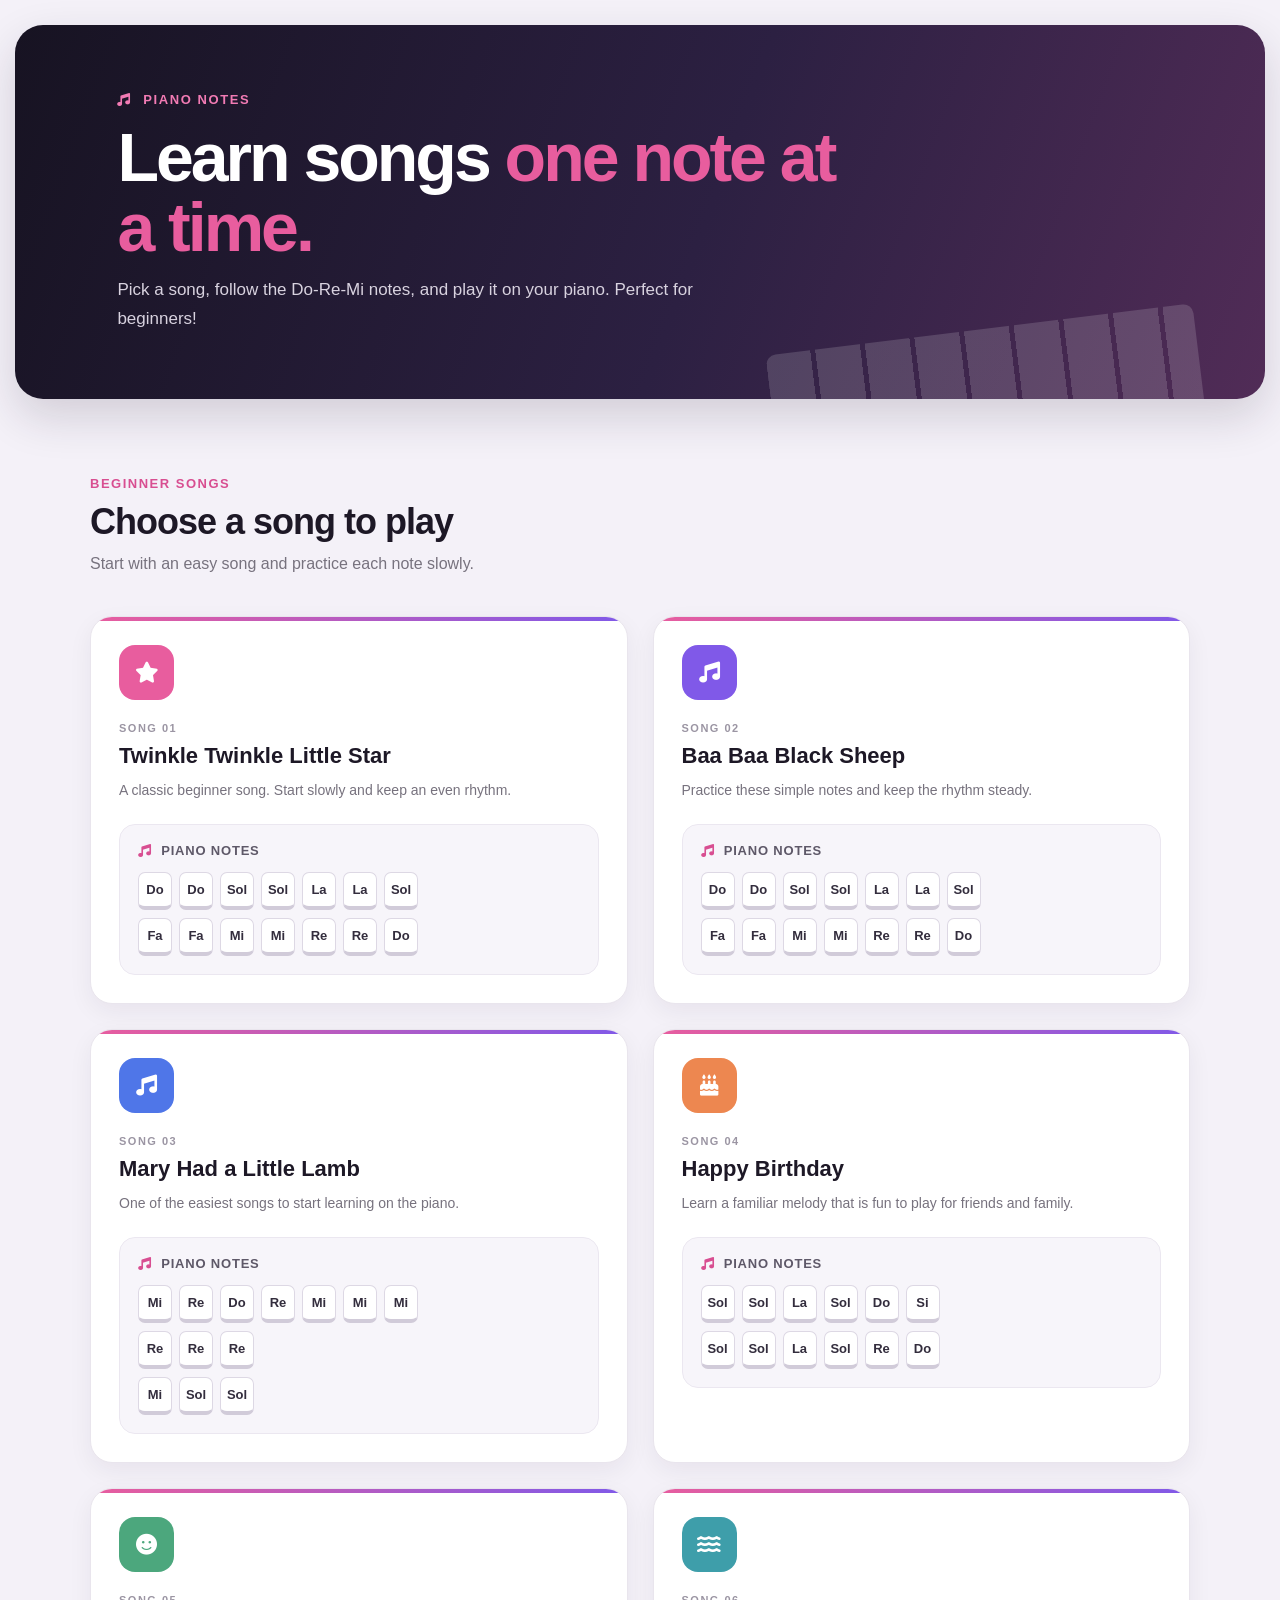
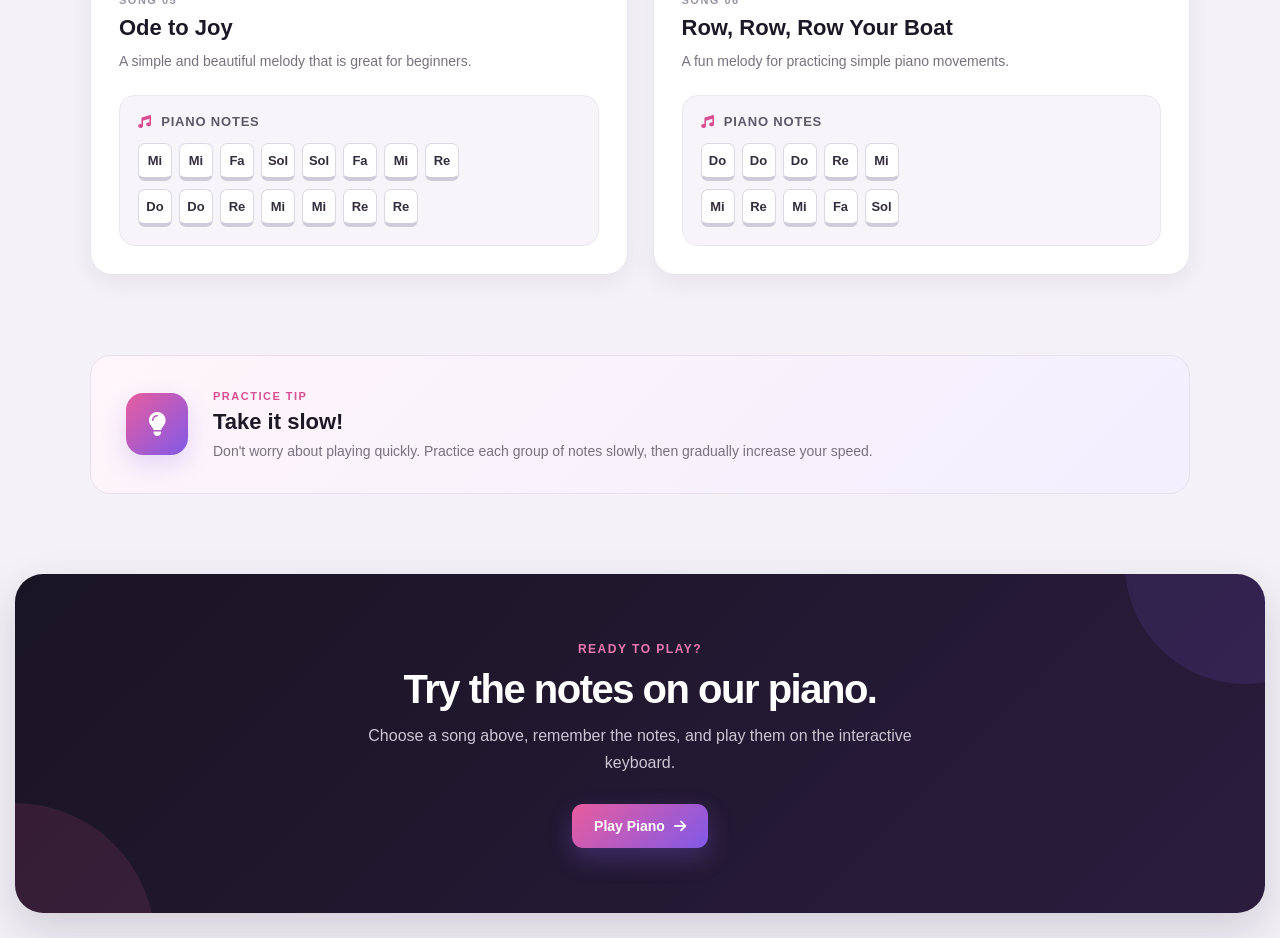
<file: notes.html>
<!DOCTYPE html>
<html lang="en">

<head>

    <meta charset="UTF-8">

    <meta
        name="viewport"
        content="width=device-width, initial-scale=1.0"
    >

    <title>Piano Notes | Piano Masters</title>

    <link rel="stylesheet" href="notes.css">

    <!-- Font Awesome -->
    <link
        rel="stylesheet"
        href="https://cdnjs.cloudflare.com/ajax/libs/font-awesome/6.7.2/css/all.min.css"
    >

</head>


<body>

    <main class="notes-page">


        <!-- =================================
             HERO
        ================================== -->

        <section class="notes-hero">

            <span class="notes-tag">
                <i class="fa-solid fa-music"></i>
                PIANO NOTES
            </span>

            <h1>
                Learn songs
                <span>one note at a time.</span>
            </h1>

            <p>
                Pick a song, follow the Do-Re-Mi notes,
                and play it on your piano.
                Perfect for beginners!
            </p>

        </section>



        <!-- =================================
             SONGS
        ================================== -->

        <section class="songs-section">

            <div class="section-title">

                <span>
                    BEGINNER SONGS
                </span>

                <h2>
                    Choose a song to play
                </h2>

                <p>
                    Start with an easy song and practice
                    each note slowly.
                </p>

            </div>


            <div class="songs">


                <!-- =================================
                     SONG 01
                ================================== -->

                <article class="song-card">

                    <div class="song-icon pink">
                        <i class="fa-solid fa-star"></i>
                    </div>

                    <div class="song-info">

                        <span class="song-number">
                            SONG 01
                        </span>

                        <h2>
                            Twinkle Twinkle Little Star
                        </h2>

                        <p>
                            A classic beginner song.
                            Start slowly and keep an even rhythm.
                        </p>

                    </div>


                    <div class="notes-box">

                        <h3>
                            <i class="fa-solid fa-music"></i>
                            Piano Notes
                        </h3>

                        <div class="notes">

                            <span>Do</span>
                            <span>Do</span>
                            <span>Sol</span>
                            <span>Sol</span>
                            <span>La</span>
                            <span>La</span>
                            <span>Sol</span>

                        </div>

                        <div class="notes">

                            <span>Fa</span>
                            <span>Fa</span>
                            <span>Mi</span>
                            <span>Mi</span>
                            <span>Re</span>
                            <span>Re</span>
                            <span>Do</span>

                        </div>

                    </div>

                </article>



                <!-- =================================
                     SONG 02
                ================================== -->

                <article class="song-card">

                    <div class="song-icon purple">
                        <i class="fa-solid fa-music"></i>
                    </div>

                    <div class="song-info">

                        <span class="song-number">
                            SONG 02
                        </span>

                        <h2>
                            Baa Baa Black Sheep
                        </h2>

                        <p>
                            Practice these simple notes
                            and keep the rhythm steady.
                        </p>

                    </div>


                    <div class="notes-box">

                        <h3>
                            <i class="fa-solid fa-music"></i>
                            Piano Notes
                        </h3>

                        <div class="notes">

                            <span>Do</span>
                            <span>Do</span>
                            <span>Sol</span>
                            <span>Sol</span>
                            <span>La</span>
                            <span>La</span>
                            <span>Sol</span>

                        </div>

                        <div class="notes">

                            <span>Fa</span>
                            <span>Fa</span>
                            <span>Mi</span>
                            <span>Mi</span>
                            <span>Re</span>
                            <span>Re</span>
                            <span>Do</span>

                        </div>

                    </div>

                </article>



                <!-- =================================
                     SONG 03
                ================================== -->

                <article class="song-card">

                    <div class="song-icon blue">
                        <i class="fa-solid fa-music"></i>
                    </div>

                    <div class="song-info">

                        <span class="song-number">
                            SONG 03
                        </span>

                        <h2>
                            Mary Had a Little Lamb
                        </h2>

                        <p>
                            One of the easiest songs to start
                            learning on the piano.
                        </p>

                    </div>


                    <div class="notes-box">

                        <h3>
                            <i class="fa-solid fa-music"></i>
                            Piano Notes
                        </h3>

                        <div class="notes">

                            <span>Mi</span>
                            <span>Re</span>
                            <span>Do</span>
                            <span>Re</span>
                            <span>Mi</span>
                            <span>Mi</span>
                            <span>Mi</span>

                        </div>

                        <div class="notes">

                            <span>Re</span>
                            <span>Re</span>
                            <span>Re</span>

                        </div>

                        <div class="notes">

                            <span>Mi</span>
                            <span>Sol</span>
                            <span>Sol</span>

                        </div>

                    </div>

                </article>



                <!-- =================================
                     SONG 04
                ================================== -->

                <article class="song-card">

                    <div class="song-icon orange">
                        <i class="fa-solid fa-cake-candles"></i>
                    </div>

                    <div class="song-info">

                        <span class="song-number">
                            SONG 04
                        </span>

                        <h2>
                            Happy Birthday
                        </h2>

                        <p>
                            Learn a familiar melody that is
                            fun to play for friends and family.
                        </p>

                    </div>


                    <div class="notes-box">

                        <h3>
                            <i class="fa-solid fa-music"></i>
                            Piano Notes
                        </h3>

                        <div class="notes">

                            <span>Sol</span>
                            <span>Sol</span>
                            <span>La</span>
                            <span>Sol</span>
                            <span>Do</span>
                            <span>Si</span>

                        </div>

                        <div class="notes">

                            <span>Sol</span>
                            <span>Sol</span>
                            <span>La</span>
                            <span>Sol</span>
                            <span>Re</span>
                            <span>Do</span>

                        </div>

                    </div>

                </article>



                <!-- =================================
                     SONG 05
                ================================== -->

                <article class="song-card">

                    <div class="song-icon green">
                        <i class="fa-solid fa-face-smile"></i>
                    </div>

                    <div class="song-info">

                        <span class="song-number">
                            SONG 05
                        </span>

                        <h2>
                            Ode to Joy
                        </h2>

                        <p>
                            A simple and beautiful melody
                            that is great for beginners.
                        </p>

                    </div>


                    <div class="notes-box">

                        <h3>
                            <i class="fa-solid fa-music"></i>
                            Piano Notes
                        </h3>

                        <div class="notes">

                            <span>Mi</span>
                            <span>Mi</span>
                            <span>Fa</span>
                            <span>Sol</span>
                            <span>Sol</span>
                            <span>Fa</span>
                            <span>Mi</span>
                            <span>Re</span>

                        </div>

                        <div class="notes">

                            <span>Do</span>
                            <span>Do</span>
                            <span>Re</span>
                            <span>Mi</span>
                            <span>Mi</span>
                            <span>Re</span>
                            <span>Re</span>

                        </div>

                    </div>

                </article>



                <!-- =================================
                     SONG 06
                ================================== -->

                <article class="song-card">

                    <div class="song-icon teal">
                        <i class="fa-solid fa-water"></i>
                    </div>

                    <div class="song-info">

                        <span class="song-number">
                            SONG 06
                        </span>

                        <h2>
                            Row, Row, Row Your Boat
                        </h2>

                        <p>
                            A fun melody for practicing
                            simple piano movements.
                        </p>

                    </div>


                    <div class="notes-box">

                        <h3>
                            <i class="fa-solid fa-music"></i>
                            Piano Notes
                        </h3>

                        <div class="notes">

                            <span>Do</span>
                            <span>Do</span>
                            <span>Do</span>
                            <span>Re</span>
                            <span>Mi</span>

                        </div>

                        <div class="notes">

                            <span>Mi</span>
                            <span>Re</span>
                            <span>Mi</span>
                            <span>Fa</span>
                            <span>Sol</span>

                        </div>

                    </div>

                </article>


            </div>

        </section>



        <!-- =================================
             PRACTICE TIP
        ================================== -->

        <section class="practice-tip">

            <div class="tip-icon">

                <i class="fa-solid fa-lightbulb"></i>

            </div>


            <div>

                <span>
                    PRACTICE TIP
                </span>

                <h2>
                    Take it slow!
                </h2>

                <p>
                    Don't worry about playing quickly.
                    Practice each group of notes slowly,
                    then gradually increase your speed.
                </p>

            </div>

        </section>



        <!-- =================================
             CTA
        ================================== -->

        <section class="notes-cta">

            <span>
                READY TO PLAY?
            </span>

            <h2>
                Try the notes on
                our piano.
            </h2>

            <p>
                Choose a song above, remember the notes,
                and play them on the interactive keyboard.
            </p>

            <a
                href="mypiano.html"
                class="play-button"
            >
                Play Piano

                <i class="fa-solid fa-arrow-right"></i>

            </a>

        </section>


    </main>
    <script src="notes.js"></script>

</body>

</html>
</file>
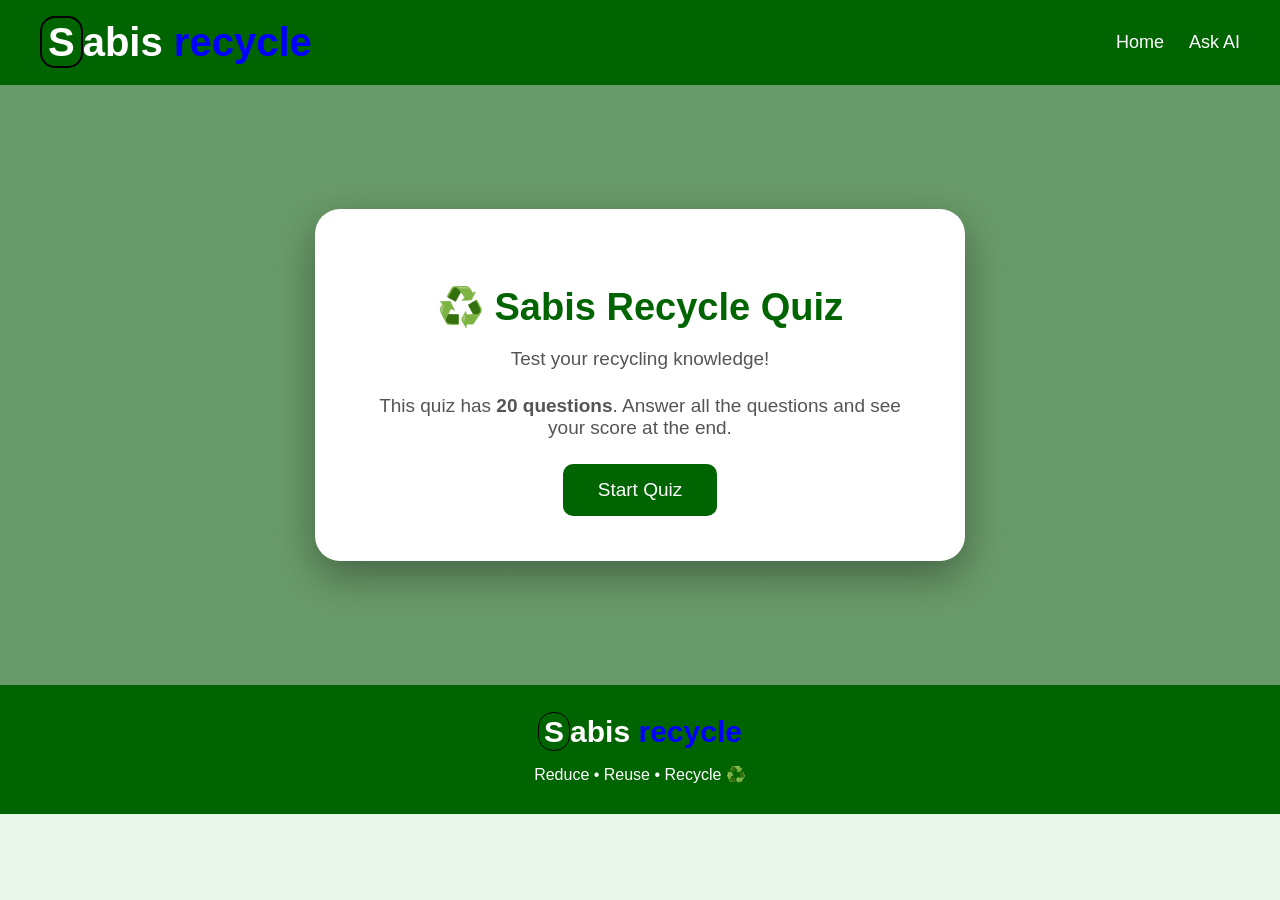
<file: quiz.html>
<!DOCTYPE html>
<html lang="en">

<head>
    <meta charset="UTF-8">
    <meta name="viewport" content="width=device-width, initial-scale=1.0">

    <title>Sabis Recycle Quiz</title>

    <link rel="stylesheet" href="quiz.css">
</head>

<body>

    <!-- HEADER -->

    <header>

        <nav>

            <div class="logo">
                <h1>
                    <span class="s">S</span>abis
                    <span class="bigone">
                        recyc<span class="l">l</span>e
                    </span>
                </h1>
            </div>

            <div class="nav-links">
                <a href="index.html">Home</a>
                <a href="ai.html">Ask AI</a>
            </div>

        </nav>

    </header>


    <!-- QUIZ INTRO -->

    <main>

        <section class="quiz-intro">

            <div class="quiz-intro-box">

                <h1>♻️ Sabis Recycle Quiz</h1>

                <p>
                    Test your recycling knowledge!
                </p>

                <p class="quiz-info">
                    This quiz has <strong>20 questions</strong>.
                    Answer all the questions and see your score at the end.
                </p>

                <button id="startQuiz">
                    Start Quiz
                </button>

            </div>

        </section>


        <!-- QUIZ -->

        <section class="quiz-section" id="quizSection">

            <div class="quiz-box">

                <!-- PROGRESS -->

                <div class="quiz-top">

                    <span id="questionNumber">
                        Question 1 of 20
                    </span>

                    <span id="scoreDisplay">
                        Score: 0
                    </span>

                </div>


                <!-- PROGRESS BAR -->

                <div class="progress-container">

                    <div
                        id="progressBar"
                        class="progress-bar">
                    </div>

                </div>


                <!-- QUESTION -->

                <div class="question-container">

                    <h2 id="question">
                        Question goes here
                    </h2>

                </div>


                <!-- ANSWERS -->

                <div
                    id="answers"
                    class="answers">
                </div>


                <!-- FEEDBACK -->

                <div
                    id="feedback"
                    class="feedback">
                </div>


                <!-- NEXT BUTTON -->

                <button
                    id="nextButton"
                    class="next-button"
                    style="display: none;">

                    Next Question →

                </button>

            </div>

        </section>


        <!-- RESULTS -->

        <section
            class="result-section"
            id="resultSection">

            <div class="result-box">

                <h1>🎉 Quiz Complete!</h1>

                <p>
                    Great job finishing the Sabis Recycle Quiz!
                </p>

                <div class="final-score">

                    <span>Your Score</span>

                    <strong id="finalScore">
                        0 / 20
                    </strong>

                </div>

                <p id="resultMessage"></p>

                <button id="restartQuiz">
                    Try Again
                </button>

                <a
                    href="index.html"
                    class="home-button">

                    Back to Home

                </a>

            </div>

        </section>

    </main>


    <!-- FOOTER -->

    <footer>

        <h2>
            <span class="sss">S</span>abis
            <span class="re">recycle</span>
        </h2>

        <p>
            Reduce • Reuse • Recycle ♻️
        </p>

    </footer>


    <!-- JAVASCRIPT -->

    <script src="quiz.js"></script>

</body>

</html>
</file>
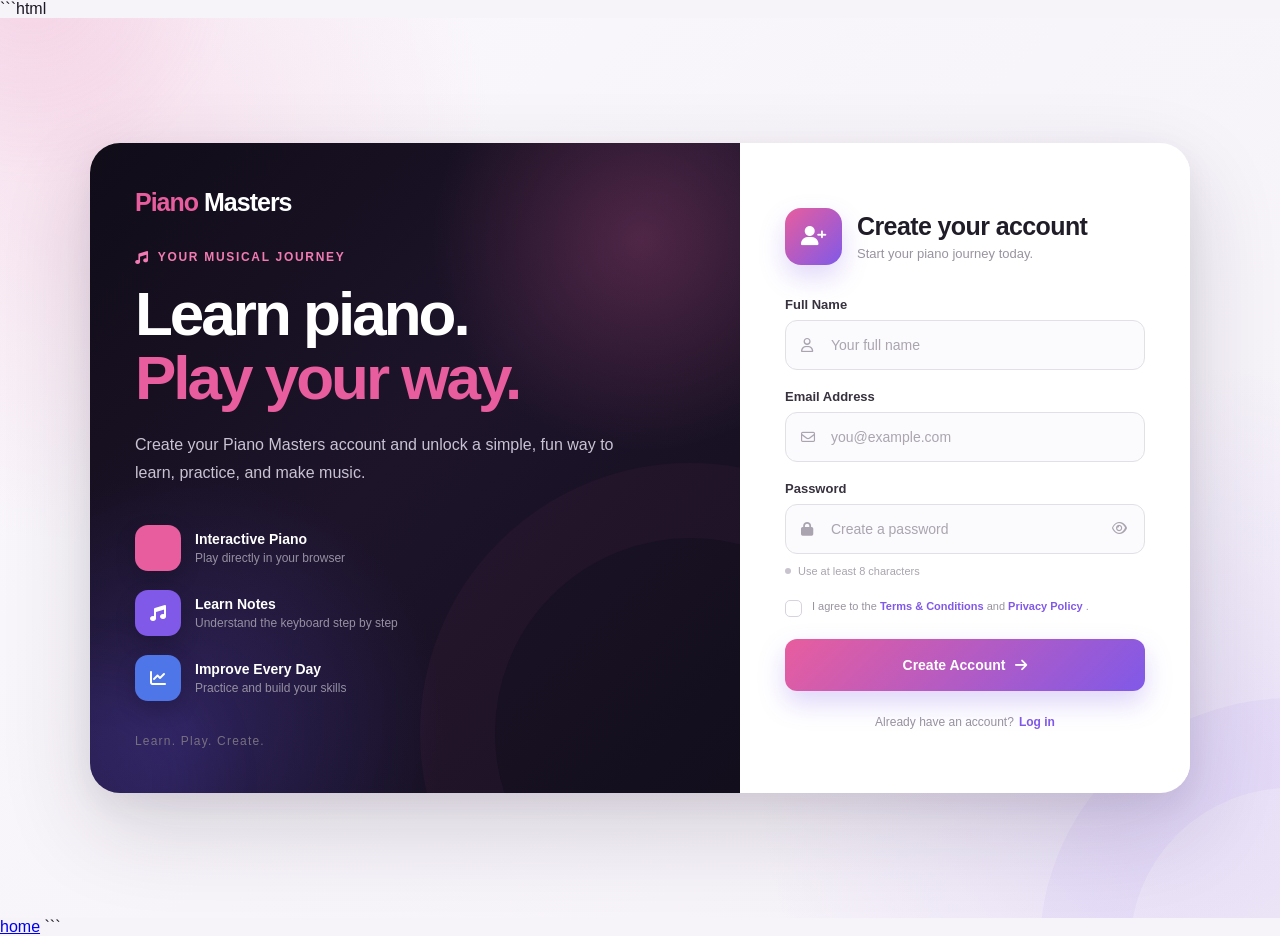
<file: sign.html>
```html
<!DOCTYPE html>
<html lang="en">

<head>
    <meta charset="UTF-8">

    <meta
        name="viewport"
        content="width=device-width, initial-scale=1.0"
    >

    <title>Join Piano Masters</title>

    <link rel="stylesheet" href="sign.css">

    <!-- Font Awesome -->
    <link
        rel="stylesheet"
        href="https://cdnjs.cloudflare.com/ajax/libs/font-awesome/6.7.2/css/all.min.css"
    >
</head>


<body class="signup-body">

    <main class="signup-page">

        <!-- Background decoration -->
        <div class="signup-glow signup-glow-pink"></div>
        <div class="signup-glow signup-glow-purple"></div>


        <section class="signup-wrapper">


            <!-- =========================
                 LEFT SIDE
            ========================== -->

            <div class="signup-intro">

                <a href="index.html" class="signup-logo">
                    Piano <span>Masters</span>
                </a>


                <div class="intro-content">

                    <span class="intro-tag">
                        <i class="fa-solid fa-music"></i>
                        YOUR MUSICAL JOURNEY
                    </span>

                    <h1>
                        Learn piano.
                        <br>
                        <span>Play your way.</span>
                    </h1>

                    <p>
                        Create your Piano Masters account and
                        unlock a simple, fun way to learn,
                        practice, and make music.
                    </p>


                    <div class="intro-points">

                        <div class="intro-point">
                            <div class="intro-point-icon pink">
                                <i class="fa-solid fa-piano"></i>
                            </div>

                            <div>
                                <strong>
                                    Interactive Piano
                                </strong>

                                <span>
                                    Play directly in your browser
                                </span>
                            </div>
                        </div>


                        <div class="intro-point">
                            <div class="intro-point-icon purple">
                                <i class="fa-solid fa-music"></i>
                            </div>

                            <div>
                                <strong>
                                    Learn Notes
                                </strong>

                                <span>
                                    Understand the keyboard step by step
                                </span>
                            </div>
                        </div>


                        <div class="intro-point">
                            <div class="intro-point-icon blue">
                                <i class="fa-solid fa-chart-line"></i>
                            </div>

                            <div>
                                <strong>
                                    Improve Every Day
                                </strong>

                                <span>
                                    Practice and build your skills
                                </span>
                            </div>
                        </div>

                    </div>

                </div>


                <p class="intro-footer">
                    Learn. Play. Create.
                </p>

            </div>


            <!-- =========================
                 SIGN UP CARD
            ========================== -->

            <div class="signup-card">

                <div class="signup-card-top">

                    <div class="signup-icon">
                        <i class="fa-solid fa-user-plus"></i>
                    </div>

                    <div>
                        <h2>
                            Create your account
                        </h2>

                        <p>
                            Start your piano journey today.
                        </p>
                    </div>

                </div>


                <form class="signup-form">


                    <!-- NAME -->

                    <div class="form-group">

                        <label for="fullname">
                            Full Name
                        </label>

                        <div class="form-input">

                            <i class="fa-regular fa-user"></i>

                            <input
                                type="text"
                                id="fullname"
                                name="fullname"
                                placeholder="Your full name"
                                autocomplete="name"
                                required
                            >

                        </div>

                    </div>


                    <!-- EMAIL -->

                    <div class="form-group">

                        <label for="email">
                            Email Address
                        </label>

                        <div class="form-input">

                            <i class="fa-regular fa-envelope"></i>

                            <input
                                type="email"
                                id="email"
                                name="email"
                                placeholder="you@example.com"
                                autocomplete="email"
                                required
                            >

                        </div>

                    </div>


                    <!-- PASSWORD -->

                    <div class="form-group">

                        <label for="password">
                            Password
                        </label>

                        <div class="form-input">

                            <i class="fa-solid fa-lock"></i>

                            <input
                                type="password"
                                id="password"
                                name="password"
                                placeholder="Create a password"
                                autocomplete="new-password"
                                required
                            >

                            <button
                                type="button"
                                class="password-toggle"
                                aria-label="Show password"
                            >
                                <i class="fa-regular fa-eye"></i>
                            </button>

                        </div>

                    </div>


                    <!-- PASSWORD HINT -->

                    <div class="password-hint">
                        <span></span>
                        Use at least 8 characters
                    </div>


                    <!-- TERMS -->

                    <label class="terms-check">

                        <input
                            type="checkbox"
                            required
                        >

                        <span class="custom-checkbox">
                            <i class="fa-solid fa-check"></i>
                        </span>

                        <p>
                            I agree to the
                            <a href="#">
                                Terms & Conditions
                            </a>
                            and
                            <a href="#">
                                Privacy Policy
                            </a>.
                        </p>

                    </label>


                    <!-- SUBMIT -->

                    <button
                        type="submit"
                        class="signup-submit"
                    >
                        <span>
                            Create Account
                        </span>

                        <i class="fa-solid fa-arrow-right"></i>
                    </button>

                </form>


                <!-- LOGIN -->

                <div class="already-account">

                    <span>
                        Already have an account?
                    </span>

                    <a href="#">
                        Log in
                    </a>

                </div>

            </div>

        </section>

    </main>

    
    <a href="index.html">home</a>


    <script src="sign.js"></script>
    <script src="signup.js"></script>

</body>

</html>
```
</file>
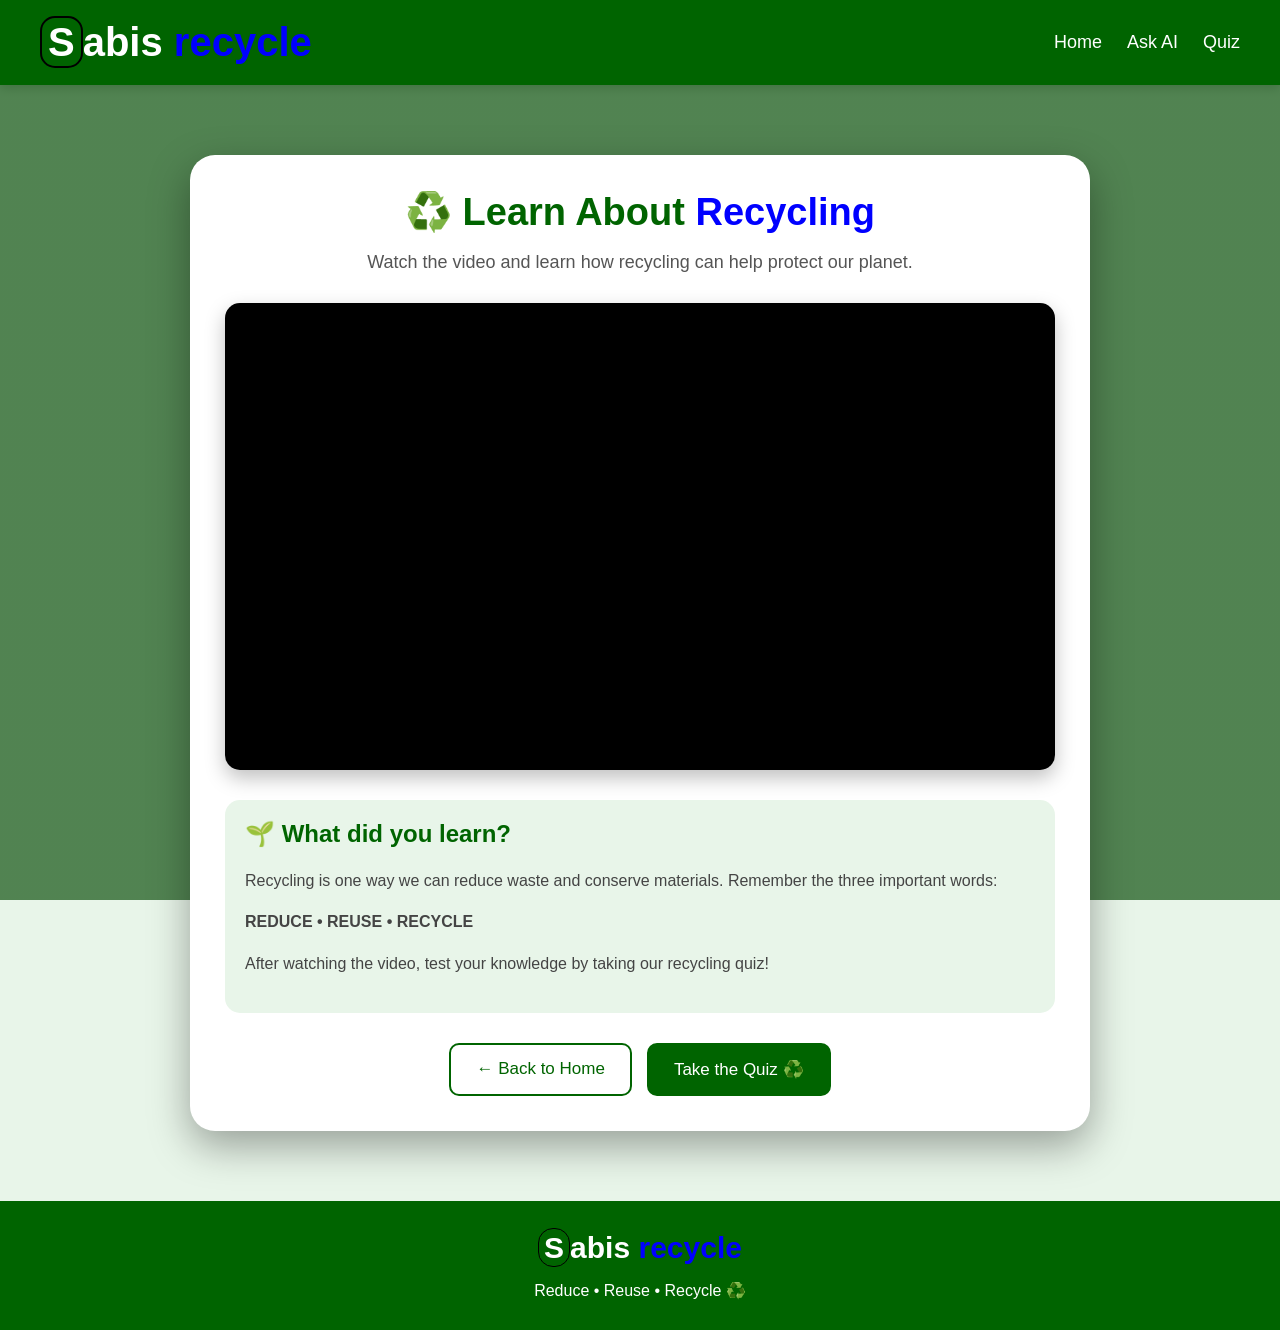
<file: video.html>
<!DOCTYPE html>
<html lang="en">

<head>

    <meta charset="UTF-8">

    <meta name="viewport"
          content="width=device-width, initial-scale=1.0">

    <title>Sabis Recycle - Watch Video</title>


    <!-- =========================
         CSS
         ========================= -->

    <style>

        /* =========================
           GENERAL
           ========================= */

        * {
            box-sizing: border-box;
        }

        html {
            scroll-behavior: smooth;
        }

        body {
            margin: 0;

            font-family: Arial, sans-serif;

            background-color: #e8f5e9;

            color: #222;
        }


        /* =========================
           HEADER
           ========================= */

        header {
            background-color: darkgreen;

            padding: 10px 0;

            box-shadow:
                0 3px 10px rgba(0, 0, 0, 0.2);
        }


        nav {
            display: flex;

            justify-content: space-between;

            align-items: center;

            margin-inline: 40px;
        }


        /* LOGO */

        .logo h1 {
            color: white;

            font-size: 40px;

            font-weight: 900;

            margin: 10px 0;
        }


        .bigone {
            color: blue;
        }


        .s {
            color: white;

            border: solid 2px black;

            border-radius: 15px;

            padding: 2px 6px;
        }


        .l {
            color: blue;
        }


        /* =========================
           NAVIGATION
           ========================= */

        .nav-links {
            display: flex;

            gap: 25px;
        }


        .nav-links a {
            text-decoration: none;

            color: white;

            font-size: 18px;

            transition: 0.3s;
        }


        .nav-links a:hover {
            color: blue;
        }


        /* =========================
           MAIN VIDEO SECTION
           ========================= */

        .video-section {

            min-height: 700px;

            padding: 70px 20px;

            display: flex;

            justify-content: center;

            align-items: center;


            background-image:

                linear-gradient(
                    rgba(0, 70, 0, 0.65),
                    rgba(0, 70, 0, 0.65)
                ),

                url("https://png.pngtree.com/thumb_back/fh260/background/20230627/pngtree-illustration-of-earth-preservation-3d-rendered-hand-holding-recycle-icon-image_3684729.jpg");


            background-position: center;

            background-size: cover;

            background-attachment: fixed;
        }


        /* =========================
           VIDEO BOX
           ========================= */

        .video-box {

            width: 900px;

            max-width: 95%;

            background-color: white;

            padding: 35px;

            border-radius: 25px;

            box-shadow:
                0 15px 40px
                rgba(0, 0, 0, 0.35);

            text-align: center;
        }


        .video-box h1 {

            color: darkgreen;

            font-size: 38px;

            margin-top: 0;

            margin-bottom: 10px;
        }


        .video-box h1 span {

            color: blue;
        }


        .video-box > p {

            color: #555;

            font-size: 18px;

            margin-bottom: 30px;
        }


        /* =========================
           VIDEO
           ========================= */

        .video-container {

            position: relative;

            width: 100%;

            padding-bottom: 56.25%;

            height: 0;

            overflow: hidden;

            border-radius: 15px;

            background-color: black;

            box-shadow:
                0 8px 20px
                rgba(0, 0, 0, 0.25);
        }


        .video-container iframe {

            position: absolute;

            top: 0;

            left: 0;

            width: 100%;

            height: 100%;

            border: none;
        }


        /* =========================
           INFORMATION
           ========================= */

        .video-info {

            margin-top: 30px;

            padding: 20px;

            background-color: #e8f5e9;

            border-radius: 15px;

            text-align: left;
        }


        .video-info h2 {

            color: darkgreen;

            margin-top: 0;
        }


        .video-info p {

            color: #444;

            line-height: 1.6;

            font-size: 16px;
        }


        /* =========================
           BUTTONS
           ========================= */

        .buttons {

            margin-top: 30px;

            display: flex;

            justify-content: center;

            gap: 15px;

            flex-wrap: wrap;
        }


        .buttons a {

            text-decoration: none;

            padding: 14px 25px;

            border-radius: 10px;

            font-size: 17px;

            transition: 0.3s;
        }


        /* HOME BUTTON */

        .home-button {

            background-color: white;

            color: darkgreen;

            border: 2px solid darkgreen;
        }


        .home-button:hover {

            background-color: darkgreen;

            color: white;

            transform: scale(1.04);
        }


        /* QUIZ BUTTON */

        .quiz-button {

            background-color: darkgreen;

            color: white;

            border: 2px solid darkgreen;
        }


        .quiz-button:hover {

            background-color: blue;

            border-color: blue;

            transform: scale(1.04);
        }


        /* =========================
           FOOTER
           ========================= */

        footer {

            background-color: darkgreen;

            color: white;

            text-align: center;

            padding: 30px;
        }


        footer h2 {

            margin: 0;

            font-size: 30px;
        }


        footer p {

            margin-bottom: 0;

            color: white;
        }


        .re {

            color: blue;
        }


        .sss {

            color: white;

            border: solid 1px black;

            border-radius: 15px;

            padding: 2px 5px;
        }


        /* =========================
           SCROLL TO TOP BUTTON
           ========================= */

        #topButton {

            position: fixed;

            bottom: 25px;

            right: 25px;

            width: 50px;

            height: 50px;

            border: none;

            border-radius: 50%;

            background-color: darkgreen;

            color: white;

            font-size: 22px;

            cursor: pointer;

            display: none;

            box-shadow:
                0 4px 10px
                rgba(0, 0, 0, 0.3);

            transition: 0.3s;

            z-index: 100;
        }


        #topButton:hover {

            background-color: blue;

            transform: scale(1.1);
        }


        /* =========================
           MOBILE
           ========================= */

        @media (max-width: 700px) {

            nav {

                flex-direction: column;

                gap: 15px;

                margin-inline: 15px;
            }


            .logo h1 {

                font-size: 32px;
            }


            .nav-links {

                gap: 15px;
            }


            .nav-links a {

                font-size: 16px;
            }


            .video-section {

                padding: 40px 10px;
            }


            .video-box {

                padding: 25px 15px;
            }


            .video-box h1 {

                font-size: 29px;
            }


            .video-box > p {

                font-size: 16px;
            }


            .buttons {

                flex-direction: column;
            }


            .buttons a {

                width: 100%;
            }

        }

    </style>

</head>


<body>


    <!-- =========================
         HEADER
         ========================= -->

    <header>

        <nav>

            <div class="logo">

                <h1>

                    <span class="s">S</span>abis

                    <span class="bigone">

                        recyc<span class="l">l</span>e

                    </span>

                </h1>

            </div>


            <div class="nav-links">

                <a href="index.html">
                    Home
                </a>

                <a href="ai.html">
                    Ask AI
                </a>

                <a href="quiz.html">
                    Quiz
                </a>

            </div>

        </nav>

    </header>



    <!-- =========================
         VIDEO SECTION
         ========================= -->

    <main>

        <section class="video-section">

            <div class="video-box">


                <h1>
                    ♻️ Learn About
                    <span>Recycling</span>
                </h1>


                <p>
                    Watch the video and learn how recycling
                    can help protect our planet.
                </p>



                <!-- =========================
                     VIDEO
                     ========================= -->

                <div class="video-container">

                    <iframe
                        src="https://www.youtube.com/embed/_6xlNyWPpB8"
                        title="Recycling Education Video"
                        allow="accelerometer;
                               autoplay;
                               clipboard-write;
                               encrypted-media;
                               gyroscope;
                               picture-in-picture;
                               web-share"
                        allowfullscreen>
                    </iframe>

                </div>



                <!-- =========================
                     INFORMATION
                     ========================= -->

                <div class="video-info">

                    <h2>
                        🌱 What did you learn?
                    </h2>

                    <p>
                        Recycling is one way we can reduce
                        waste and conserve materials.
                        Remember the three important words:
                    </p>

                    <p>
                        <strong>
                            REDUCE • REUSE • RECYCLE
                        </strong>
                    </p>

                    <p>
                        After watching the video, test
                        your knowledge by taking our
                        recycling quiz!
                    </p>

                </div>



                <!-- =========================
                     BUTTONS
                     ========================= -->

                <div class="buttons">

                    <a
                        href="index.html"
                        class="home-button">

                        ← Back to Home

                    </a>


                    <a
                        href="quiz.html"
                        class="quiz-button">

                        Take the Quiz ♻️

                    </a>

                </div>

            </div>

        </section>

    </main>



    <!-- =========================
         FOOTER
         ========================= -->

    <footer>

        <h2>

            <span class="sss">S</span>abis

            <span class="re">
                recycle
            </span>

        </h2>

        <p>
            Reduce • Reuse • Recycle ♻️
        </p>

    </footer>



    <!-- =========================
         SCROLL TOP BUTTON
         ========================= -->

    <button id="topButton">
        ↑
    </button>



    <!-- =========================
         JAVASCRIPT
         ========================= -->

    <script>

        // Get the button

        const topButton =
            document.getElementById("topButton");


        // Show button when scrolling

        window.addEventListener(
            "scroll",
            function () {

                if (window.scrollY > 300) {

                    topButton.style.display =
                        "block";

                }

                else {

                    topButton.style.display =
                        "none";

                }

            }
        );


        // Scroll back to top

        topButton.addEventListener(
            "click",
            function () {

                window.scrollTo({

                    top: 0,

                    behavior: "smooth"

                });

            }
        );

    </script>


</body>

</html>
</file>
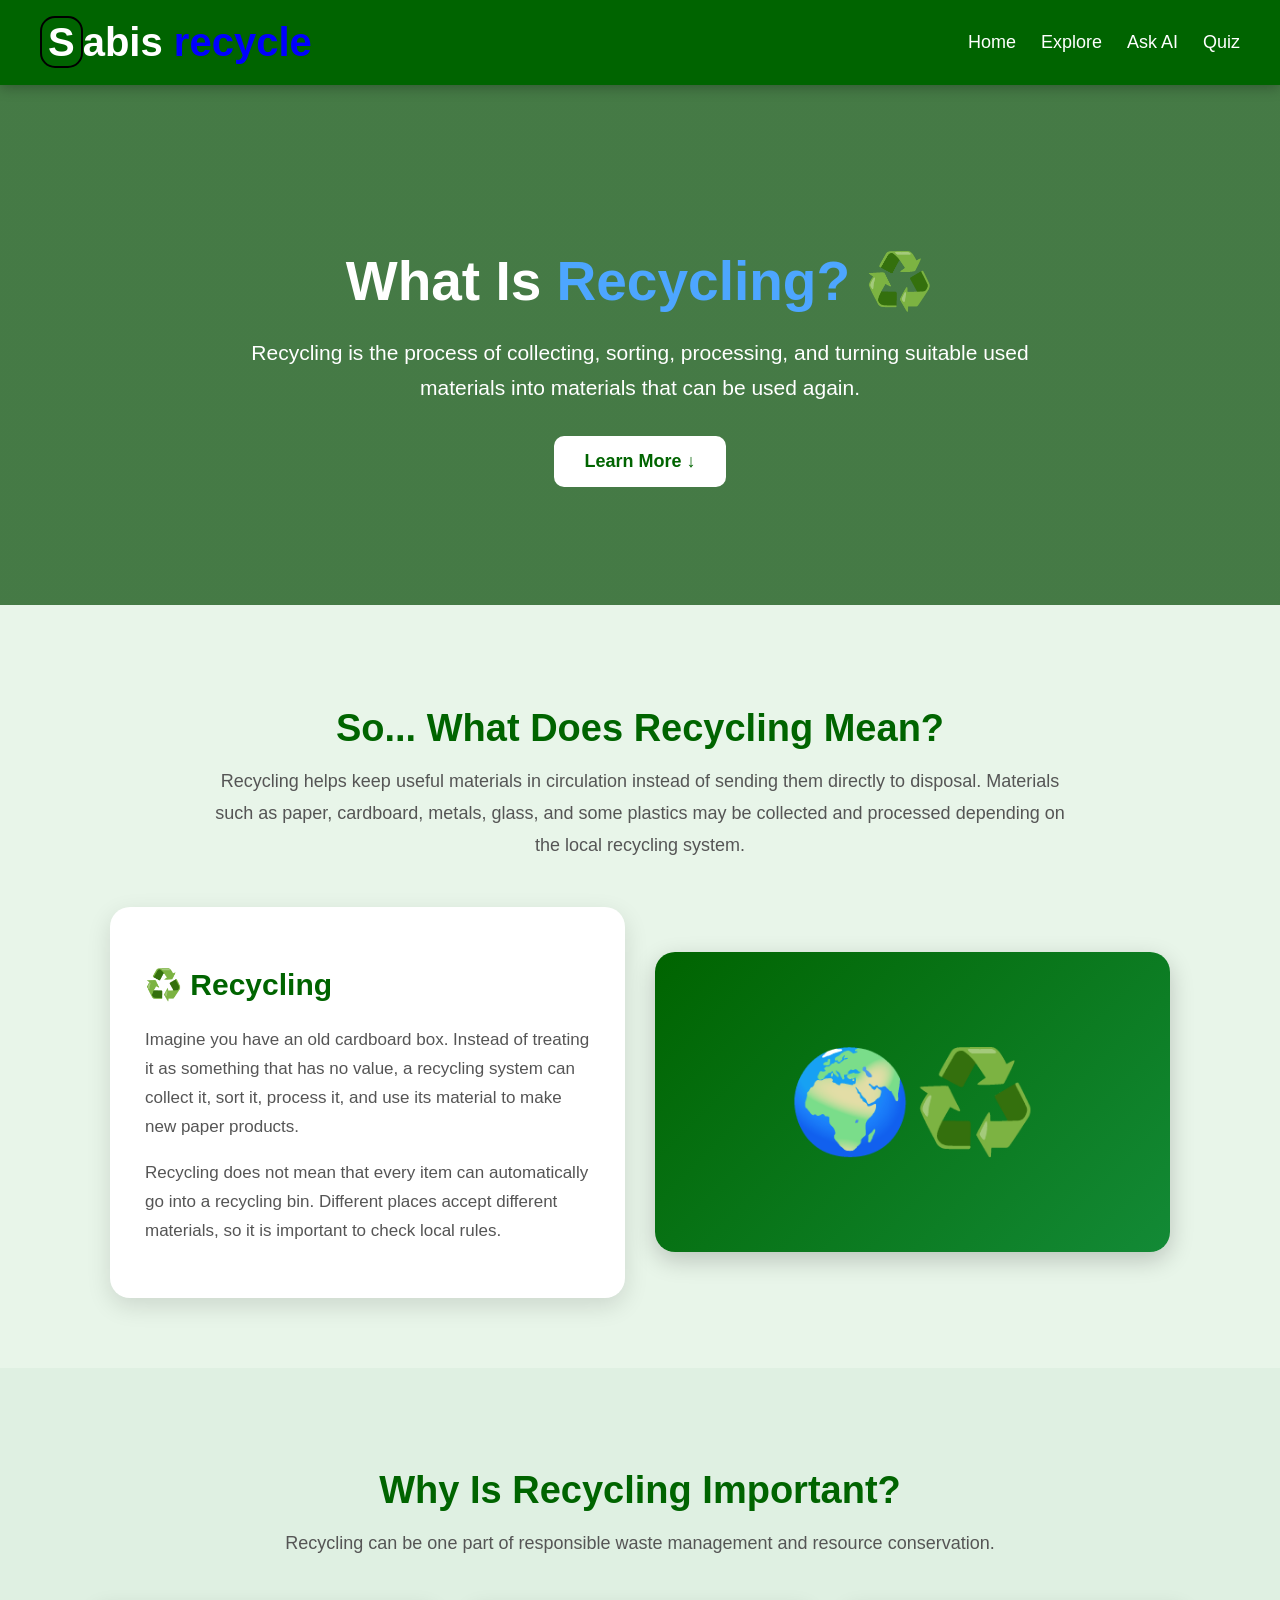
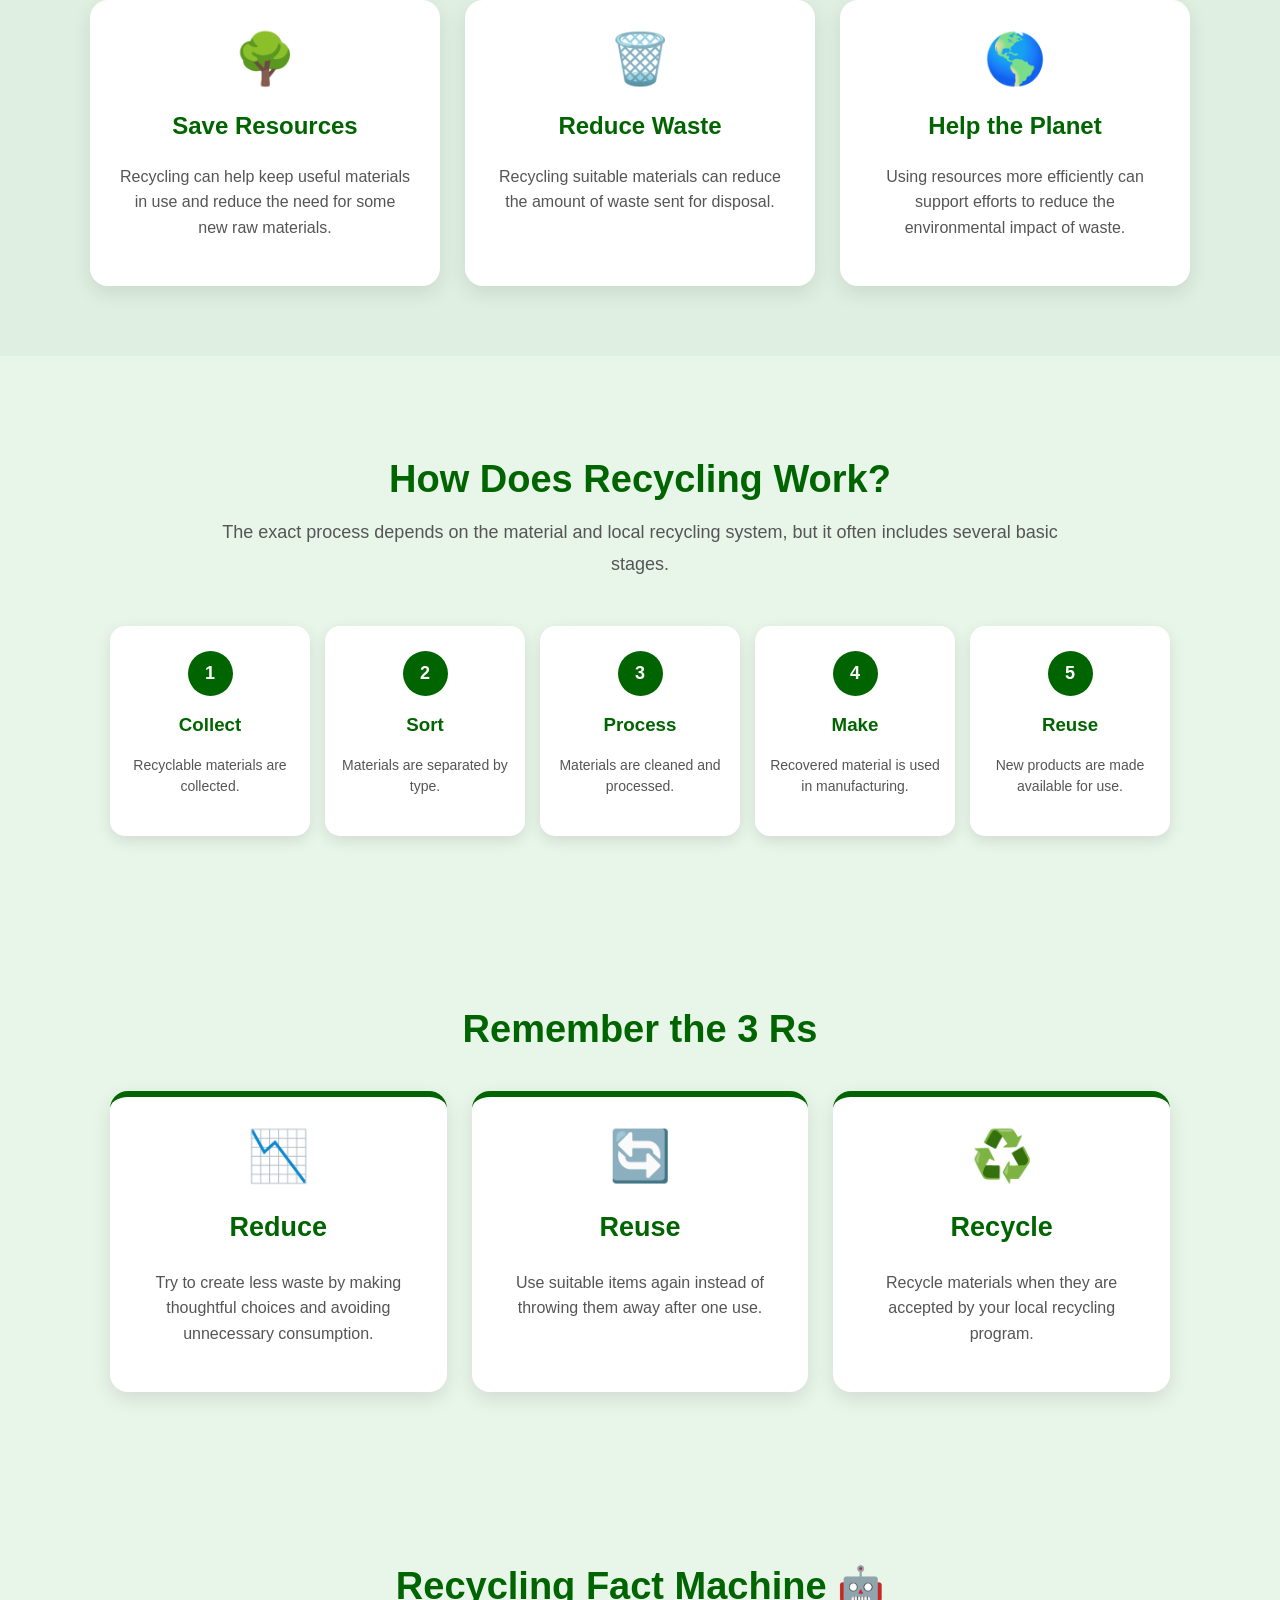
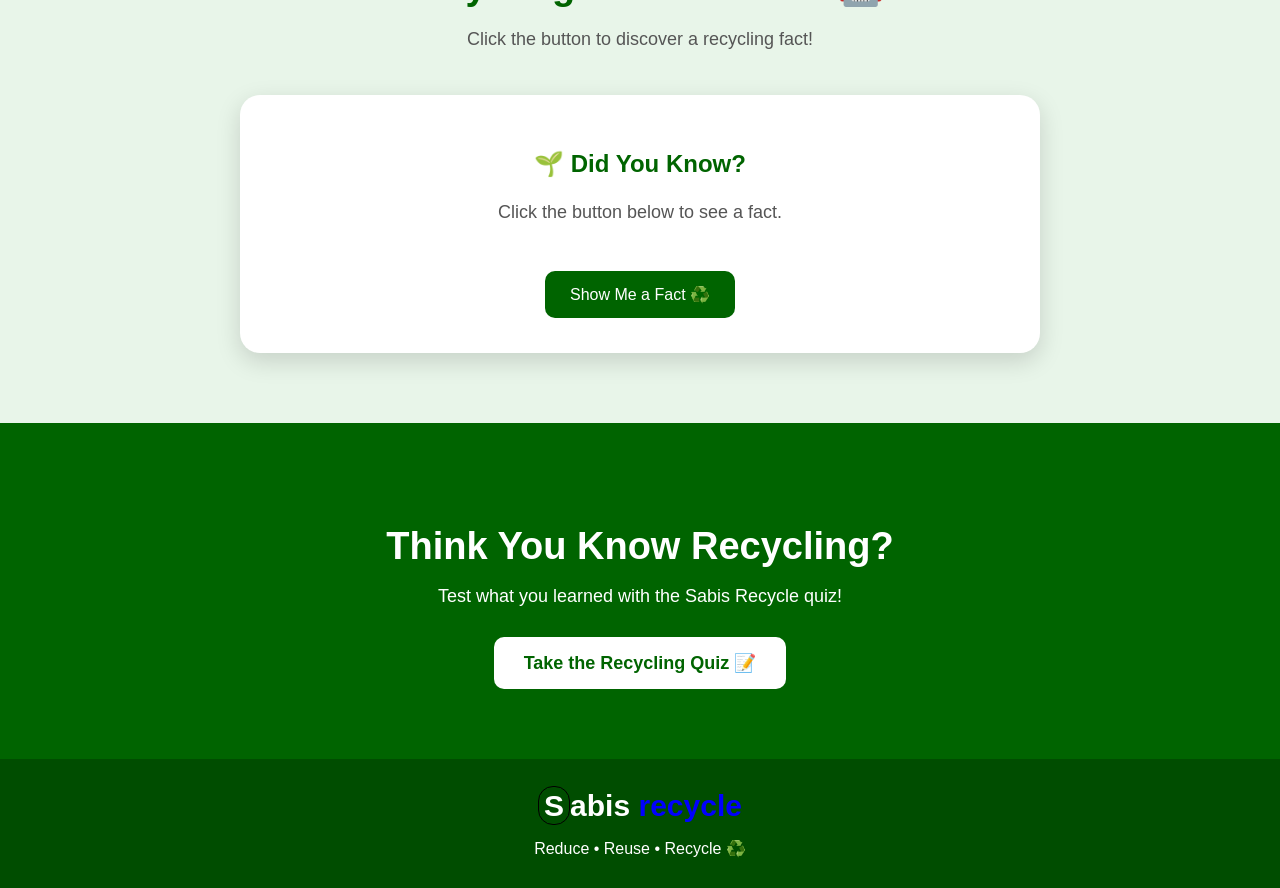
<file: w.html>
<!DOCTYPE html>
<html lang="en">

<head>

    <meta charset="UTF-8">

    <meta name="viewport"
          content="width=device-width, initial-scale=1.0">

    <title>Sabis Recycle - What Is Recycling?</title>


    <style>

        /* =========================================
           GENERAL
        ========================================= */

        * {
            box-sizing: border-box;
        }

        html {
            scroll-behavior: smooth;
        }

        body {
            margin: 0;
            font-family: Arial, sans-serif;
            background: #e8f5e9;
            color: #222;
        }


        /* =========================================
           HEADER
        ========================================= */

        header {
            background-color: darkgreen;
            padding: 10px 0;

            position: sticky;
            top: 0;
            z-index: 1000;

            box-shadow:
                0 3px 12px rgba(0, 0, 0, 0.25);
        }


        nav {
            display: flex;
            justify-content: space-between;
            align-items: center;

            margin-inline: 40px;
        }


        .logo h1 {
            color: white;
            font-size: 40px;
            font-weight: 900;
            margin: 10px 0;
        }


        .bigone {
            color: blue;
        }


        .s {
            color: white;

            border: solid 2px black;
            border-radius: 15px;

            padding: 2px 6px;
        }


        .l {
            color: blue;
        }


        .nav-links {
            display: flex;
            gap: 25px;
        }


        .nav-links a {
            color: white;
            text-decoration: none;

            font-size: 18px;

            transition: 0.3s;
        }


        .nav-links a:hover {
            color: #4da6ff;
        }


        /* =========================================
           HERO
        ========================================= */

        .hero {

            min-height: 520px;

            display: flex;
            align-items: center;
            justify-content: center;

            text-align: center;

            padding: 60px 20px;


            background-image:

                linear-gradient(
                    rgba(0, 70, 0, 0.7),
                    rgba(0, 70, 0, 0.7)
                ),

                url("https://png.pngtree.com/thumb_back/fh260/background/20230627/pngtree-illustration-of-earth-preservation-3d-rendered-hand-holding-recycle-icon-image_3684729.jpg");


            background-size: cover;
            background-position: center;
            background-attachment: fixed;
        }


        .hero-content {
            max-width: 850px;
        }


        .hero h1 {
            color: white;

            font-size: 55px;

            margin-bottom: 20px;
        }


        .hero h1 span {
            color: #4da6ff;
        }


        .hero p {
            color: white;

            font-size: 21px;

            line-height: 1.7;

            margin-bottom: 30px;
        }


        .hero-button {
            display: inline-block;

            text-decoration: none;

            background: white;

            color: darkgreen;

            padding: 15px 30px;

            border-radius: 10px;

            font-weight: bold;

            font-size: 18px;

            transition: 0.3s;
        }


        .hero-button:hover {
            background: blue;
            color: white;

            transform: scale(1.05);
        }


        /* =========================================
           SECTIONS
        ========================================= */

        .section {

            max-width: 1100px;

            margin: auto;

            padding: 70px 20px;
        }


        .section-title {

            text-align: center;

            color: darkgreen;

            font-size: 38px;

            margin-bottom: 15px;
        }


        .section-text {

            max-width: 850px;

            margin: auto;

            text-align: center;

            color: #555;

            line-height: 1.8;

            font-size: 18px;
        }


        /* =========================================
           WHAT IS RECYCLING
        ========================================= */

        .definition {

            display: grid;

            grid-template-columns:
                1fr 1fr;

            gap: 30px;

            align-items: center;

            margin-top: 45px;
        }


        .definition-card {

            background: white;

            padding: 35px;

            border-radius: 20px;

            box-shadow:
                0 8px 25px
                rgba(0, 0, 0, 0.12);
        }


        .definition-card h2 {

            color: darkgreen;

            font-size: 30px;
        }


        .definition-card p {

            color: #555;

            line-height: 1.7;

            font-size: 17px;
        }


        .earth {

            background:
                linear-gradient(
                    135deg,
                    darkgreen,
                    #138a36
                );

            color: white;

            min-height: 300px;

            display: flex;

            justify-content: center;

            align-items: center;

            text-align: center;

            border-radius: 20px;

            font-size: 100px;

            box-shadow:
                0 8px 25px
                rgba(0, 0, 0, 0.2);
        }


        /* =========================================
           WHY RECYCLE
        ========================================= */

        .why-section {

            background-color: #dff0e2;

            max-width: none;

            padding-left: 5%;
            padding-right: 5%;
        }


        .benefits {

            max-width: 1100px;

            margin: 40px auto 0;

            display: grid;

            grid-template-columns:
                repeat(3, 1fr);

            gap: 25px;
        }


        .benefit {

            background: white;

            padding: 30px;

            border-radius: 18px;

            text-align: center;

            box-shadow:
                0 7px 20px
                rgba(0, 0, 0, 0.1);

            transition: 0.3s;
        }


        .benefit:hover {

            transform: translateY(-7px);
        }


        .benefit-icon {

            font-size: 50px;
        }


        .benefit h3 {

            color: darkgreen;

            font-size: 24px;
        }


        .benefit p {

            color: #555;

            line-height: 1.6;
        }


        /* =========================================
           RECYCLING PROCESS
        ========================================= */

        .process {

            margin-top: 45px;

            display: grid;

            grid-template-columns:
                repeat(5, 1fr);

            gap: 15px;
        }


        .process-step {

            background: white;

            padding: 25px 15px;

            border-radius: 15px;

            text-align: center;

            box-shadow:
                0 5px 15px
                rgba(0, 0, 0, 0.1);

            position: relative;
        }


        .step-number {

            width: 45px;
            height: 45px;

            margin: auto;

            border-radius: 50%;

            background: darkgreen;

            color: white;

            display: flex;

            justify-content: center;

            align-items: center;

            font-weight: bold;

            font-size: 18px;
        }


        .process-step h3 {

            color: darkgreen;
        }


        .process-step p {

            color: #555;

            line-height: 1.5;

            font-size: 14px;
        }


        /* =========================================
           3 RS
        ========================================= */

        .rs-box {

            margin-top: 40px;

            display: grid;

            grid-template-columns:
                repeat(3, 1fr);

            gap: 25px;
        }


        .rs-card {

            background: white;

            padding: 30px;

            border-radius: 18px;

            text-align: center;

            border-top: 6px solid darkgreen;

            box-shadow:
                0 7px 20px
                rgba(0, 0, 0, 0.1);

            transition: 0.3s;
        }


        .rs-card:hover {

            transform: translateY(-7px);
        }


        .rs-card .icon {

            font-size: 50px;
        }


        .rs-card h3 {

            color: darkgreen;

            font-size: 27px;
        }


        .rs-card p {

            color: #555;

            line-height: 1.6;
        }


        /* =========================================
           MYTH / FACT
        ========================================= */

        .fact-box {

            max-width: 800px;

            margin: 40px auto 0;

            background: white;

            padding: 35px;

            border-radius: 20px;

            text-align: center;

            box-shadow:
                0 8px 25px
                rgba(0, 0, 0, 0.15);
        }


        .fact-box h2 {

            color: darkgreen;
        }


        #factText {

            min-height: 55px;

            color: #555;

            line-height: 1.6;

            font-size: 18px;
        }


        .fact-button {

            border: none;

            background: darkgreen;

            color: white;

            padding: 14px 25px;

            border-radius: 10px;

            font-size: 16px;

            cursor: pointer;

            transition: 0.3s;
        }


        .fact-button:hover {

            background: blue;

            transform: scale(1.04);
        }


        /* =========================================
           QUIZ CTA
        ========================================= */

        .cta {

            background: darkgreen;

            color: white;

            text-align: center;

            padding: 70px 20px;
        }


        .cta h2 {

            font-size: 38px;

            margin-bottom: 15px;
        }


        .cta p {

            font-size: 18px;

            margin-bottom: 30px;
        }


        .cta a {

            display: inline-block;

            text-decoration: none;

            background: white;

            color: darkgreen;

            padding: 15px 30px;

            border-radius: 10px;

            font-weight: bold;

            font-size: 18px;

            transition: 0.3s;
        }


        .cta a:hover {

            background: blue;

            color: white;

            transform: scale(1.05);
        }


        /* =========================================
           FOOTER
        ========================================= */

        footer {

            background-color: #004d00;

            color: white;

            text-align: center;

            padding: 30px;
        }


        footer h2 {

            margin: 0;

            font-size: 30px;
        }


        footer p {

            margin-bottom: 0;
        }


        .re {

            color: blue;
        }


        .sss {

            color: white;

            border: solid 1px black;

            border-radius: 15px;

            padding: 2px 5px;
        }


        /* =========================================
           TOP BUTTON
        ========================================= */

        #topButton {

            position: fixed;

            right: 25px;

            bottom: 25px;

            width: 50px;

            height: 50px;

            border: none;

            border-radius: 50%;

            background: darkgreen;

            color: white;

            font-size: 22px;

            cursor: pointer;

            display: none;

            z-index: 100;

            transition: 0.3s;
        }


        #topButton:hover {

            background: blue;

            transform: scale(1.1);
        }


        /* =========================================
           MOBILE
        ========================================= */

        @media (max-width: 850px) {

            nav {

                flex-direction: column;

                gap: 10px;

                margin-inline: 15px;
            }


            .logo h1 {

                font-size: 32px;
            }


            .nav-links {

                gap: 15px;

                flex-wrap: wrap;

                justify-content: center;
            }


            .hero h1 {

                font-size: 40px;
            }


            .definition {

                grid-template-columns: 1fr;
            }


            .benefits {

                grid-template-columns: 1fr;
            }


            .process {

                grid-template-columns:
                    repeat(2, 1fr);
            }


            .rs-box {

                grid-template-columns: 1fr;
            }

        }


        @media (max-width: 500px) {

            .hero h1 {

                font-size: 32px;
            }


            .hero p {

                font-size: 17px;
            }


            .section-title {

                font-size: 30px;
            }


            .process {

                grid-template-columns: 1fr;
            }

        }

    </style>

</head>


<body>


    <!-- =========================================
         HEADER
    ========================================= -->

    <header>

        <nav>

            <div class="logo">

                <h1>

                    <span class="s">S</span>abis

                    <span class="bigone">

                        recyc<span class="l">l</span>e

                    </span>

                </h1>

            </div>


            <div class="nav-links">

                <a href="index.html">
                    Home
                </a>

                <a href="explore.html">
                    Explore
                </a>

                <a href="ai.html">
                    Ask AI
                </a>

                <a href="quiz.html">
                    Quiz
                </a>

            </div>

        </nav>

    </header>



    <!-- =========================================
         HERO
    ========================================= -->

    <section class="hero">

        <div class="hero-content">

            <h1>

                What Is
                <span>Recycling?</span> ♻️

            </h1>


            <p>

                Recycling is the process of collecting,
                sorting, processing, and turning suitable
                used materials into materials that can
                be used again.

            </p>


            <a
                href="#definition"
                class="hero-button">

                Learn More ↓

            </a>

        </div>

    </section>



    <!-- =========================================
         DEFINITION
    ========================================= -->

    <section
        class="section"
        id="definition">

        <h2 class="section-title">

            So... What Does Recycling Mean?

        </h2>


        <p class="section-text">

            Recycling helps keep useful materials
            in circulation instead of sending them
            directly to disposal. Materials such as
            paper, cardboard, metals, glass, and some
            plastics may be collected and processed
            depending on the local recycling system.

        </p>


        <div class="definition">


            <div class="definition-card">

                <h2>
                    ♻️ Recycling
                </h2>


                <p>

                    Imagine you have an old cardboard
                    box. Instead of treating it as
                    something that has no value, a
                    recycling system can collect it,
                    sort it, process it, and use its
                    material to make new paper products.

                </p>


                <p>

                    Recycling does not mean that every
                    item can automatically go into a
                    recycling bin. Different places
                    accept different materials, so it
                    is important to check local rules.

                </p>

            </div>


            <div class="earth">

                🌍♻️

            </div>


        </div>

    </section>



    <!-- =========================================
         WHY RECYCLE
    ========================================= -->

    <section class="section why-section">

        <h2 class="section-title">

            Why Is Recycling Important?

        </h2>


        <p class="section-text">

            Recycling can be one part of responsible
            waste management and resource conservation.

        </p>


        <div class="benefits">


            <div class="benefit">

                <div class="benefit-icon">
                    🌳
                </div>

                <h3>
                    Save Resources
                </h3>

                <p>

                    Recycling can help keep useful
                    materials in use and reduce the
                    need for some new raw materials.

                </p>

            </div>


            <div class="benefit">

                <div class="benefit-icon">
                    🗑️
                </div>

                <h3>
                    Reduce Waste
                </h3>

                <p>

                    Recycling suitable materials
                    can reduce the amount of waste
                    sent for disposal.

                </p>

            </div>


            <div class="benefit">

                <div class="benefit-icon">
                    🌎
                </div>

                <h3>
                    Help the Planet
                </h3>

                <p>

                    Using resources more efficiently
                    can support efforts to reduce the
                    environmental impact of waste.

                </p>

            </div>


        </div>

    </section>



    <!-- =========================================
         PROCESS
    ========================================= -->

    <section class="section">

        <h2 class="section-title">

            How Does Recycling Work?

        </h2>


        <p class="section-text">

            The exact process depends on the material
            and local recycling system, but it often
            includes several basic stages.

        </p>


        <div class="process">


            <div class="process-step">

                <div class="step-number">
                    1
                </div>

                <h3>
                    Collect
                </h3>

                <p>
                    Recyclable materials are collected.
                </p>

            </div>


            <div class="process-step">

                <div class="step-number">
                    2
                </div>

                <h3>
                    Sort
                </h3>

                <p>
                    Materials are separated by type.
                </p>

            </div>


            <div class="process-step">

                <div class="step-number">
                    3
                </div>

                <h3>
                    Process
                </h3>

                <p>
                    Materials are cleaned and processed.
                </p>

            </div>


            <div class="process-step">

                <div class="step-number">
                    4
                </div>

                <h3>
                    Make
                </h3>

                <p>
                    Recovered material is used in
                    manufacturing.
                </p>

            </div>


            <div class="process-step">

                <div class="step-number">
                    5
                </div>

                <h3>
                    Reuse
                </h3>

                <p>
                    New products are made available
                    for use.
                </p>

            </div>


        </div>

    </section>



    <!-- =========================================
         3 Rs
    ========================================= -->

    <section class="section">

        <h2 class="section-title">

            Remember the 3 Rs

        </h2>


        <div class="rs-box">


            <div class="rs-card">

                <div class="icon">
                    📉
                </div>

                <h3>
                    Reduce
                </h3>

                <p>

                    Try to create less waste by
                    making thoughtful choices and
                    avoiding unnecessary consumption.

                </p>

            </div>


            <div class="rs-card">

                <div class="icon">
                    🔄
                </div>

                <h3>
                    Reuse
                </h3>

                <p>

                    Use suitable items again instead
                    of throwing them away after one use.

                </p>

            </div>


            <div class="rs-card">

                <div class="icon">
                    ♻️
                </div>

                <h3>
                    Recycle
                </h3>

                <p>

                    Recycle materials when they are
                    accepted by your local recycling
                    program.

                </p>

            </div>


        </div>

    </section>



    <!-- =========================================
         FACT BOX
    ========================================= -->

    <section class="section">

        <h2 class="section-title">

            Recycling Fact Machine 🤖

        </h2>


        <p class="section-text">

            Click the button to discover a recycling fact!

        </p>


        <div class="fact-box">

            <h2>
                🌱 Did You Know?
            </h2>


            <p id="factText">

                Click the button below to see a fact.

            </p>


            <button
                class="fact-button"
                id="factButton">

                Show Me a Fact ♻️

            </button>

        </div>

    </section>



    <!-- =========================================
         CTA
    ========================================= -->

    <section class="cta">

        <h2>
            Think You Know Recycling?
        </h2>


        <p>

            Test what you learned with the
            Sabis Recycle quiz!

        </p>


        <a href="quiz.html">

            Take the Recycling Quiz 📝

        </a>

    </section>



    <!-- =========================================
         FOOTER
    ========================================= -->

    <footer>

        <h2>

            <span class="sss">S</span>abis

            <span class="re">
                recycle
            </span>

        </h2>


        <p>
            Reduce • Reuse • Recycle ♻️
        </p>

    </footer>



    <!-- =========================================
         TOP BUTTON
    ========================================= -->

    <button id="topButton">
        ↑
    </button>



    <!-- =========================================
         JAVASCRIPT
    ========================================= -->

    <script>


        // =========================================
        // RECYCLING FACT MACHINE
        // =========================================

        const facts = [

            "Recycling can help keep useful materials in circulation instead of sending them directly to disposal.",

            "Paper and cardboard are commonly recycled materials, although local recycling rules can differ.",

            "Aluminum cans can be recycled in many recycling systems.",

            "Glass bottles and jars can often be recycled where glass collection is available.",

            "The 3 Rs are Reduce, Reuse, and Recycle.",

            "Not every plastic item belongs in a recycling bin. Always check local recycling rules.",

            "Keeping recyclable materials free from unwanted contamination can help the recycling process.",

            "Reusing an item means using it again instead of immediately throwing it away.",

            "Reducing waste means trying to create less waste in the first place."

        ];


        const factText =
            document.getElementById("factText");


        const factButton =
            document.getElementById("factButton");


        factButton.addEventListener(
            "click",
            function () {

                const randomNumber =
                    Math.floor(
                        Math.random() * facts.length
                    );


                factText.innerText =
                    facts[randomNumber];

            }
        );



        // =========================================
        // SCROLL TO TOP
        // =========================================

        const topButton =
            document.getElementById(
                "topButton"
            );


        window.addEventListener(
            "scroll",
            function () {

                if (window.scrollY > 300) {

                    topButton.style.display =
                        "block";

                }

                else {

                    topButton.style.display =
                        "none";

                }

            }
        );


        topButton.addEventListener(
            "click",
            function () {

                window.scrollTo({

                    top: 0,

                    behavior: "smooth"

                });

            }
        );

    </script>


</body>

</html>
</file>
<file: style.css>
/* ========================================
   SLO RECYCLE — MODERN ECO DESIGN
======================================== */

/* 1. COLORS AND RESET */

:root {
    --forest: #123c2a;
    --deep-green: #092c20;
    --green: #26734d;
    --mint: #a7f3c0;
    --lime: #d5f5a3;
    --cream: #f6f8ef;
    --white: #ffffff;
    --text: #183b2b;
    --muted: #dcebe0;
    --shadow: 0 15px 40px rgba(4, 35, 22, 0.15);
}

* {
    margin: 0;
    padding: 0;
    box-sizing: border-box;
}

html {
    scroll-behavior: smooth;
}

body {
    font-family: "Segoe UI", Arial, sans-serif;
    background: var(--cream);
    color: var(--text);
    line-height: 1.7;
}

a {
    text-decoration: none;
}

a:focus-visible {
    outline: 3px solid var(--lime);
    outline-offset: 5px;
}


/* ========================================
   2. NAVIGATION BAR
======================================== */

header {
    position: relative;
    z-index: 10;
    background: rgba(9, 44, 32, 0.98);
    border-bottom: 1px solid rgba(167, 243, 192, 0.15);
    box-shadow: 0 5px 25px rgba(0, 0, 0, 0.12);
}

nav {
    max-width: 1450px;
    min-height: 88px;
    margin: 0 auto;
    padding: 15px 5%;

    display: flex;
    align-items: center;
    justify-content: space-between;
    gap: 30px;
}


/* Logo */

.logo h1 {
    color: var(--white);
    font-size: 34px;
    font-weight: 800;
    letter-spacing: -1.5px;
    white-space: nowrap;
}

.logo h1 .bigone {
    color: var(--mint);
}

.s {
    display: inline-block;
    padding: 0 7px;
    color: var(--white);
    border: 2px solid var(--mint);
    border-radius: 12px;
}

.l {
    color: var(--lime);
}


/* Navigation links */

.links {
    display: flex;
    align-items: center;
    justify-content: center;
    gap: 30px;
    list-style: none;
}

.links a {
    position: relative;
    color: #e6f4e9;
    font-size: 14px;
    font-weight: 600;
    transition: color 0.3s ease;
}

.links a::after {
    content: "";
    position: absolute;
    bottom: -7px;
    left: 0;
    width: 0;
    height: 2px;
    background: var(--mint);
    transition: width 0.3s ease;
}

.links a:hover {
    color: var(--mint);
}

.links a:hover::after {
    width: 100%;
}


/* Main navigation button */

.wrapper a {
    display: inline-block;
    padding: 12px 23px;
    border: 1px solid var(--mint);
    border-radius: 50px;

    background: var(--mint);
    color: var(--deep-green);

    font-size: 14px;
    font-weight: 800;
    white-space: nowrap;

    box-shadow: 0 5px 15px rgba(167, 243, 192, 0.12);
    transition: all 0.3s ease;
}

.wrapper a:hover {
    background: transparent;
    color: var(--mint);
    transform: translateY(-3px);
}


/* ========================================
   3. MAIN BACKGROUND
======================================== */

.bodysec {
    position: relative;
    isolation: isolate;
    min-height: 700px;
    padding: 80px 5%;

    display: grid;
    grid-template-columns: repeat(3, minmax(0, 1fr));
    align-items: center;
    gap: 25px;

    background-color: var(--deep-green);
    background-image: url("https://png.pngtree.com/thumb_back/fh260/background/20230627/pngtree-illustration-of-earth-preservation-3d-rendered-hand-holding-recycle-icon-image_3684729.jpg");
    background-repeat: no-repeat;
    background-position: center;
    background-size: cover;
    background-attachment: scroll;
}


/* Atmospheric green overlay */

.bodysec::before {
    content: "";
    position: absolute;
    inset: 0;
    z-index: -1;

    background:
        radial-gradient(
            ellipse at 15% 20%,
            rgba(68, 164, 105, 0.28),
            transparent 45%
        ),
        linear-gradient(
            120deg,
            rgba(5, 32, 22, 0.92),
            rgba(9, 54, 35, 0.72),
            rgba(5, 32, 22, 0.86)
        );
}


/* ========================================
   4. SHARED TEXT
======================================== */

.bodysec h1,
.bodysec h2 {
    color: var(--white);
    line-height: 1.2;
    letter-spacing: -0.8px;
}

.bodysec p {
    color: #e2f0e6;
    font-size: 15px;
    line-height: 1.85;
}

.bodysec .section-label,
.bodysec .eyebrow {
    color: var(--mint);
    font-size: 11px;
    font-weight: 800;
    letter-spacing: 2px;
    text-transform: uppercase;
}


/* ========================================
   5. INTRODUCTION CARD
======================================== */

.bodysec .sec1 {
    display: flex;
    flex-direction: column;
    align-items: flex-start;
    gap: 17px;

    padding: 35px 30px;
    border-radius: 24px;

    background: rgba(12, 46, 32, 0.68);
    border: 1px solid rgba(255, 255, 255, 0.18);

    box-shadow: var(--shadow);
    backdrop-filter: blur(14px);
    -webkit-backdrop-filter: blur(14px);
}

.bodysec .sec1 h1 {
    font-size: clamp(32px, 3.1vw, 46px);
    font-weight: 850;
    letter-spacing: -1.5px;
}

.bodysec .sec1 p {
    margin: 0;
}

.bodysec .sec1 .recycling-message {
    color: var(--lime);
    font-weight: 700;
}


/* ========================================
   6. COMPETITION CARD
======================================== */

.bodysec .sec2 {
    padding: 32px 28px;
    border-radius: 24px;

    background: linear-gradient(
        145deg,
        rgba(34, 105, 69, 0.88),
        rgba(11, 52, 35, 0.91)
    );

    border: 1px solid rgba(167, 243, 192, 0.28);
    box-shadow: var(--shadow);

    transition:
        transform 0.35s ease,
        border-color 0.35s ease,
        box-shadow 0.35s ease;
}

.bodysec .sec2:hover {
    transform: translateY(-8px);
    border-color: var(--mint);
    box-shadow: 0 22px 45px rgba(0, 0, 0, 0.22);
}

.bodysec .sec2 h2 {
    margin: 12px 0;
    font-size: 29px;
    font-weight: 800;
}

.bodysec .sec2 p {
    margin-bottom: 25px;
}


/* ========================================
   7. RECYCLING VIDEO CARD
======================================== */

.bodysec .sec3 {
    padding: 32px 28px;
    border-radius: 24px;

    background: rgba(246, 248, 239, 0.10);
    border: 1px solid rgba(255, 255, 255, 0.25);

    box-shadow: var(--shadow);
    backdrop-filter: blur(12px);
    -webkit-backdrop-filter: blur(12px);

    transition:
        transform 0.35s ease,
        background 0.35s ease;
}

.bodysec .sec3:hover {
    transform: translateY(-8px);
    background: rgba(246, 248, 239, 0.16);
}

.bodysec .sec3 h2 {
    margin: 12px 0;
    font-size: 29px;
    font-weight: 800;
}

.bodysec .sec3 p {
    margin-bottom: 25px;
}


/* ========================================
   8. BUTTONS
======================================== */

.primary-button,
.bodysec .sec2 a,
.bodysec .sec3 a {
    display: inline-block;
    width: fit-content;
    max-width: 100%;
    padding: 13px 19px;

    border-radius: 50px;
    font-size: 13px;
    font-weight: 800;
    line-height: 1.6;
    text-align: center;

    transition: all 0.3s ease;
}


/* Green buttons */

.primary-button,
.bodysec .sec2 a {
    color: var(--deep-green);
    background: var(--mint);
    border: 1px solid var(--mint);
}

.primary-button:hover,
.bodysec .sec2 a:hover {
    color: var(--white);
    background: var(--green);
    border-color: var(--mint);
    transform: translateY(-3px);
    box-shadow: 0 8px 20px rgba(0, 0, 0, 0.18);
}


/* White button */

.bodysec .sec3 a {
    color: var(--deep-green);
    background: var(--cream);
    border: 1px solid var(--cream);
}

.bodysec .sec3 a:hover {
    color: var(--deep-green);
    background: var(--lime);
    border-color: var(--lime);
    transform: translateY(-3px);
}


/* ========================================
   9. FOOTER
======================================== */

footer {
    padding: 55px 5% 20px;
    color: var(--white);
    background:
        radial-gradient(
            ellipse at top right,
            rgba(54, 126, 79, 0.28),
            transparent 55%
        ),
        var(--deep-green);
    border-top: 1px solid rgba(167, 243, 192, 0.15);
}

.big {
    display: flex;
    flex-direction: row;
    align-items: flex-start;
    justify-content: space-between;
    gap: 40px;

    max-width: 1400px;
    margin: 0 auto;
}

.big .small {
    max-width: 440px;
}

footer .big .small h1,
footer .big .small h2 {
    margin-bottom: 14px;
    color: var(--white);
    font-size: 30px;
    font-weight: 800;
    letter-spacing: -0.7px;
}

.re {
    color: var(--mint);
}

.sss {
    display: inline-block;
    padding: 0 6px;
    border: 2px solid var(--mint);
    border-radius: 10px;
    color: var(--white);
}

.big .small p,
.footer-info p {
    color: #c9ded0;
    font-size: 14px;
    line-height: 1.9;
}

.footer-info h3 {
    margin-bottom: 5px;
    color: var(--mint);
    font-size: 14px;
    font-weight: 800;
}

.footer-info p {
    margin-bottom: 16px;
}


/* Footer copyright */

.footer-bottom {
    max-width: 1400px;
    margin: 35px auto 0;
    padding-top: 20px;

    border-top: 1px solid rgba(255, 255, 255, 0.15);
    text-align: center;
}

.footer-bottom p {
    color: #b9d1c1;
    font-size: 12px;
}


/* ========================================
   10. TABLET RESPONSIVENESS
======================================== */

@media (max-width: 1050px) {

    nav {
        flex-wrap: wrap;
        gap: 20px;
        padding: 18px 4%;
    }

    .links {
        gap: 20px;
    }

    .bodysec {
        grid-template-columns: repeat(2, minmax(0, 1fr));
        padding: 55px 4%;
    }

    .bodysec .sec1 {
        grid-column: 1 / -1;
    }

    .bodysec .sec2,
    .bodysec .sec3 {
        padding: 26px 23px;
    }
}


/* ========================================
   11. MOBILE RESPONSIVENESS
======================================== */

@media (max-width: 650px) {

    nav {
        flex-direction: column;
        align-items: center;
        gap: 20px;
        padding: 22px 18px;
    }

    .logo h1 {
        font-size: 31px;
    }

    .links {
        flex-wrap: wrap;
        gap: 13px 20px;
        justify-content: center;
    }

    .links a {
        font-size: 13px;
    }

    .bodysec {
        grid-template-columns: 1fr;
        gap: 22px;
        min-height: auto;
        padding: 35px 18px;
        background-position: center;
    }

    .bodysec .sec1,
    .bodysec .sec2,
    .bodysec .sec3 {
        grid-column: auto;
        padding: 27px 23px;
        border-radius: 20px;
    }

    .bodysec .sec1 h1 {
        font-size: 35px;
    }

    .bodysec .sec2 h2,
    .bodysec .sec3 h2 {
        font-size: 26px;
    }

    .bodysec p {
        font-size: 14px;
    }

    .big {
        flex-direction: column;
        gap: 25px;
    }

    footer {
        padding: 40px 22px 18px;
    }

    footer .big .small h1,
    footer .big .small h2 {
        font-size: 27px;
    }

    .footer-bottom {
        margin-top: 25px;
    }
}


/* ========================================
   12. REDUCED MOTION ACCESSIBILITY
======================================== */

@media (prefers-reduced-motion: reduce) {

    html {
        scroll-behavior: auto;
    }

    *,
    *::before,
    *::after {
        animation-duration: 0.01ms !important;
        transition-duration: 0.01ms !important;
    }
}
</file>
<file: about.css>
/* =========================================
   RESET
========================================= */

* {
    box-sizing: border-box;
}

html {
    scroll-behavior: smooth;
}

body {
    margin: 0;

    font-family:
        Arial,
        Helvetica,
        sans-serif;

    background: #f7f5fa;

    color: #1c1825;
}


/* =========================================
   PAGE
========================================= */

.about-page {
    width: 100%;

    overflow: hidden;
}


/* =========================================
   ABOUT HERO
========================================= */

.about-hero {
    position: relative;

    max-width: 1200px;

    min-height: 470px;

    margin: 25px auto;

    padding: 80px 9%;

    display: flex;

    flex-direction: column;

    align-items: center;

    justify-content: center;

    text-align: center;

    overflow: hidden;

    border-radius: 30px;

    color: white;

    background:
        radial-gradient(
            circle at 80% 20%,
            rgba(232, 93, 158, 0.22),
            transparent 28%
        ),

        radial-gradient(
            circle at 15% 85%,
            rgba(96, 76, 220, 0.22),
            transparent 32%
        ),

        linear-gradient(
            135deg,
            #100c19,
            #21172f,
            #120f1c
        );

    box-shadow:
        0 20px 50px
        rgba(25, 15, 40, 0.18);
}


/* Decorative circle */

.about-hero::before {
    content: "";

    position: absolute;

    width: 350px;
    height: 350px;

    right: -190px;
    bottom: -190px;

    border-radius: 50%;

    border:
        65px solid
        rgba(232, 93, 158, 0.05);
}

.about-hero::after {
    content: "";

    position: absolute;

    width: 300px;
    height: 300px;

    left: -160px;
    top: -160px;

    border-radius: 50%;

    background:
        rgba(100, 80, 220, 0.08);

    filter: blur(15px);
}


/* =========================================
   HERO CONTENT
========================================= */

.about-tag {
    position: relative;

    z-index: 2;

    display: flex;

    align-items: center;

    gap: 8px;

    margin-bottom: 18px;

    color: #f078af;

    font-size: 13px;

    font-weight: bold;

    letter-spacing: 1.6px;
}

.about-tag i {
    font-size: 14px;
}

.about-hero h1 {
    position: relative;

    z-index: 2;

    max-width: 800px;

    margin: 0;

    font-size:
        clamp(45px, 6vw, 70px);

    line-height: 1.02;

    letter-spacing: -3px;
}

.about-hero h1 span {
    display: block;

    color: #e85d9e;
}

.about-hero p {
    position: relative;

    z-index: 2;

    max-width: 650px;

    margin:
        25px 0 0;

    color: #d3cedc;

    font-size: 17px;

    line-height: 1.7;
}


/* =========================================
   STORY SECTION
========================================= */

.about-story {
    max-width: 1050px;

    margin:
        90px auto;

    padding:
        0 30px;

    display: grid;

    grid-template-columns:
        170px 1fr;

    gap: 55px;

    align-items: center;
}


/* Story icon */

.story-icon {
    width: 150px;
    height: 150px;

    display: flex;

    align-items: center;

    justify-content: center;

    border-radius: 35px;

    color: white;

    font-size: 55px;

    background:
        linear-gradient(
            135deg,
            #e85d9e,
            #8059e8
        );

    box-shadow:
        0 20px 40px
        rgba(128, 89, 232, 0.23);

    transform:
        rotate(-4deg);
}


/* Story text */

.section-label {
    color: #d84e91;

    font-size: 13px;

    font-weight: bold;

    letter-spacing: 1.5px;
}

.story-content h2 {
    margin:
        10px 0 18px;

    font-size: 38px;

    line-height: 1.15;

    letter-spacing: -1.5px;
}

.story-content p {
    max-width: 680px;

    margin:
        0 0 15px;

    color: #77727e;

    font-size: 15px;

    line-height: 1.8;
}


/* =========================================
   WHAT WE OFFER
========================================= */

.what-we-offer {
    max-width: 1200px;

    margin:
        90px auto;

    padding:
        70px 30px;

    border-radius: 30px;

    background: #ffffff;

    box-shadow:
        0 12px 40px
        rgba(30, 20, 50, 0.06);
}


/* Heading */

.section-heading {
    text-align: center;

    margin-bottom: 45px;
}

.section-heading > span {
    color: #d84e91;

    font-size: 13px;

    font-weight: bold;

    letter-spacing: 1.5px;
}

.section-heading h2 {
    margin:
        10px 0 12px;

    font-size: 37px;

    letter-spacing: -1px;
}

.section-heading p {
    margin: 0;

    color: #777;

    font-size: 15px;
}


/* =========================================
   ABOUT CARDS
========================================= */

.about-cards {
    display: flex;

    justify-content: center;

    gap: 25px;

    flex-wrap: wrap;
}

.about-card {
    width: 350px;

    padding: 30px;

    border:
        1px solid #eee;

    border-radius: 20px;

    background: #ffffff;

    box-shadow:
        0 8px 30px
        rgba(30, 20, 50, 0.06);

    transition:
        transform 0.25s,
        box-shadow 0.25s;
}

.about-card:hover {
    transform:
        translateY(-8px);

    box-shadow:
        0 18px 40px
        rgba(30, 20, 50, 0.12);
}


/* Card icon */

.about-card-icon {
    width: 58px;
    height: 58px;

    display: flex;

    align-items: center;

    justify-content: center;

    border-radius: 16px;

    color: white;

    font-size: 22px;
}

.about-card-icon.pink {
    background: #e85d9e;
}

.about-card-icon.purple {
    background: #8059e8;
}

.about-card-icon.blue {
    background: #4f76e8;
}


/* Card text */

.about-card h3 {
    margin:
        20px 0 10px;

    font-size: 21px;
}

.about-card p {
    margin: 0;

    color: #777;

    line-height: 1.7;

    font-size: 14px;
}


/* =========================================
   MISSION
========================================= */

.mission {
    position: relative;

    max-width: 1200px;

    min-height: 300px;

    margin:
        90px auto;

    padding:
        55px 70px;

    display: flex;

    align-items: center;

    justify-content: space-between;

    gap: 40px;

    overflow: hidden;

    border-radius: 27px;

    color: white;

    background:
        linear-gradient(
            135deg,
            #171222,
            #2a1d3d
        );

    box-shadow:
        0 18px 45px
        rgba(30, 20, 50, 0.16);
}


/* Decorative glow */

.mission::before {
    content: "";

    position: absolute;

    width: 300px;
    height: 300px;

    right: -130px;
    top: -140px;

    border-radius: 50%;

    background:
        rgba(232, 93, 158, 0.09);

    filter: blur(10px);
}


/* Mission content */

.mission-content {
    position: relative;

    z-index: 2;

    max-width: 700px;
}

.mission-content > span {
    color: #ed6aa8;

    font-size: 13px;

    font-weight: bold;

    letter-spacing: 1.5px;
}

.mission-content h2 {
    margin:
        10px 0 15px;

    font-size: 42px;

    letter-spacing: -1.5px;
}

.mission-content p {
    margin: 0;

    color: #ccc6d5;

    line-height: 1.75;

    font-size: 15px;
}


/* Mission icon */

.mission-icon {
    position: relative;

    z-index: 2;

    width: 120px;
    height: 120px;

    flex-shrink: 0;

    display: flex;

    align-items: center;

    justify-content: center;

    border-radius: 30px;

    color: white;

    font-size: 45px;

    background:
        linear-gradient(
            135deg,
            #e85d9e,
            #8059e8
        );

    box-shadow:
        0 20px 40px
        rgba(0, 0, 0, 0.3);
}


/* =========================================
   COACH SECTION
========================================= */

.coach-section {
    max-width: 1050px;

    margin:
        100px auto;

    padding:
        0 30px;

    display: grid;

    grid-template-columns:
        330px 1fr;

    gap: 65px;

    align-items: center;
}


/* Coach image */

.coach-photo {
    padding: 7px;

    border-radius: 27px;

    background:
        linear-gradient(
            135deg,
            #e85d9e,
            #8059e8
        );

    box-shadow:
        0 25px 50px
        rgba(30, 20, 50, 0.2);
}

.coach-photo img {
    display: block;

    width: 100%;
    height: 400px;

    object-fit: cover;

    border-radius: 20px;
}


/* Coach text */

.coach-info > span {
    color: #d84e91;

    font-size: 13px;

    font-weight: bold;

    letter-spacing: 1.5px;
}

.coach-info h2 {
    margin:
        10px 0 18px;

    font-size: 40px;

    letter-spacing: -1.5px;
}

.coach-info p {
    margin:
        0 0 15px;

    color: #77727e;

    line-height: 1.8;

    font-size: 15px;
}


/* =========================================
   FINAL CTA
========================================= */

.about-cta {
    position: relative;

    max-width: 1200px;

    margin:
        90px auto 25px;

    padding:
        70px 30px;

    text-align: center;

    overflow: hidden;

    border-radius: 30px;

    color: white;

    background:
        radial-gradient(
            circle at 15% 80%,
            rgba(96, 76, 220, 0.2),
            transparent 30%
        ),

        radial-gradient(
            circle at 85% 20%,
            rgba(232, 93, 158, 0.22),
            transparent 28%
        ),

        linear-gradient(
            135deg,
            #100c19,
            #21172f,
            #120f1c
        );

    box-shadow:
        0 20px 50px
        rgba(25, 15, 40, 0.18);
}


/* CTA glow */

.about-cta::before {
    content: "";

    position: absolute;

    width: 350px;
    height: 350px;

    left: -180px;
    bottom: -200px;

    border-radius: 50%;

    background:
        rgba(128, 89, 232, 0.1);

    filter: blur(20px);
}


/* CTA text */

.about-cta > span {
    position: relative;

    color: #f078af;

    font-size: 13px;

    font-weight: bold;

    letter-spacing: 1.5px;
}

.about-cta h2 {
    position: relative;

    margin:
        12px 0 12px;

    font-size: 43px;

    letter-spacing: -1.5px;
}

.about-cta p {
    position: relative;

    margin:
        0 auto 30px;

    max-width: 600px;

    color: #c9c3d2;

    line-height: 1.7;
}


/* =========================================
   CTA BUTTONS
========================================= */

.cta-buttons {
    position: relative;

    display: flex;

    justify-content: center;

    align-items: center;

    gap: 12px;

    flex-wrap: wrap;
}

.cta-buttons a {
    display: inline-flex;

    align-items: center;

    justify-content: center;

    gap: 9px;

    padding:
        14px 20px;

    border-radius: 11px;

    font-size: 14px;

    font-weight: bold;

    text-decoration: none;

    transition:
        transform 0.25s,
        background 0.25s,
        box-shadow 0.25s;
}


/* Primary */

.primary-btn {
    color: white;

    background:
        linear-gradient(
            135deg,
            #e85d9e,
            #8059e8
        );

    box-shadow:
        0 10px 25px
        rgba(128, 89, 232, 0.3);
}

.primary-btn:hover {
    transform:
        translateY(-3px);

    box-shadow:
        0 15px 30px
        rgba(128, 89, 232, 0.4);
}


/* Secondary */

.secondary-btn {
    color: white;

    border:
        1px solid
        rgba(255, 255, 255, 0.2);

    background:
        rgba(255, 255, 255, 0.06);
}

.secondary-btn:hover {
    transform:
        translateY(-3px);

    background:
        rgba(255, 255, 255, 0.12);

    border-color:
        rgba(255, 255, 255, 0.4);
}


/* =========================================
   TABLET
========================================= */

@media (max-width: 900px) {

    .about-hero {
        margin: 20px;

        padding:
            70px 40px;
    }


    .about-story {
        grid-template-columns: 1fr;

        text-align: center;

        justify-items: center;

        margin:
            70px auto;
    }


    .story-content p {
        margin-left: auto;
        margin-right: auto;
    }


    .mission {
        margin:
            70px 20px;

        padding:
            50px 40px;
    }


    .coach-section {
        grid-template-columns: 280px 1fr;

        gap: 40px;
    }


    .coach-photo img {
        height: 350px;
    }


    .about-cta {
        margin:
            70px 20px 20px;
    }
}


/* =========================================
   MOBILE
========================================= */

@media (max-width: 650px) {

    .about-hero {
        min-height: 430px;

        margin:
            15px;

        padding:
            60px 25px;

        border-radius: 25px;
    }


    .about-hero h1 {
        font-size: 43px;

        letter-spacing: -2px;
    }


    .about-hero p {
        font-size: 15px;
    }


    .about-story {
        margin:
            65px 15px;

        padding: 0 10px;
    }


    .story-icon {
        width: 120px;
        height: 120px;

        font-size: 43px;
    }


    .story-content h2 {
        font-size: 30px;
    }


    .what-we-offer {
        margin:
            60px 15px;

        padding:
            50px 20px;

        border-radius: 23px;
    }


    .section-heading h2 {
        font-size: 29px;
    }


    .about-card {
        width: 100%;

        max-width: 400px;
    }


    .mission {
        min-height: auto;

        margin:
            60px 15px;

        padding:
            45px 25px;

        flex-direction: column;

        text-align: center;
    }


    .mission-content h2 {
        font-size: 34px;
    }


    .mission-icon {
        width: 90px;
        height: 90px;

        font-size: 32px;

        border-radius: 23px;
    }


    .coach-section {
        margin:
            70px 15px;

        padding: 0;

        grid-template-columns: 1fr;

        text-align: center;

        justify-items: center;
    }


    .coach-photo {
        width: 270px;
    }


    .coach-photo img {
        height: 340px;
    }


    .coach-info h2 {
        font-size: 32px;
    }


    .about-cta {
        margin:
            60px 15px 15px;

        padding:
            55px 20px;

        border-radius: 25px;
    }


    .about-cta h2 {
        font-size: 34px;
    }
}


/* =========================================
   SMALL PHONES
========================================= */

@media (max-width: 400px) {

    .about-hero h1 {
        font-size: 37px;
    }


    .about-hero p {
        font-size: 14px;
    }


    .story-content h2 {
        font-size: 27px;
    }


    .section-heading h2 {
        font-size: 26px;
    }


    .mission-content h2 {
        font-size: 30px;
    }


    .about-cta h2 {
        font-size: 30px;
    }

}
</file>
<file: ai.css>
/* ============================================================
   PIANO MASTERS AI
   PREMIUM MUSIC STUDIO DESIGN
   ============================================================ */

@import url('https://fonts.googleapis.com/css2?family=Inter:wght@400;500;600;700;800&display=swap');

/* ============================================================
   RESET
   ============================================================ */

* {
    margin: 0;
    padding: 0;
    box-sizing: border-box;
}

html {
    scroll-behavior: smooth;
}

body {
    min-height: 100vh;
    font-family: "Inter", Arial, sans-serif;
    color: #f8f7ff;
    background: #090812;
    overflow-x: hidden;
}

button,
input {
    font-family: inherit;
}

button {
    border: 0;
}

a {
    text-decoration: none;
}

/* ============================================================
   BACKGROUND
   ============================================================ */

body {
    background:
        radial-gradient(
            circle at 15% 10%,
            rgba(143, 73, 255, 0.13),
            transparent 28%
        ),
        radial-gradient(
            circle at 85% 20%,
            rgba(255, 78, 161, 0.10),
            transparent 25%
        ),
        linear-gradient(
            145deg,
            #08070f 0%,
            #0c0a15 50%,
            #08070e 100%
        );
}

/* Subtle music-studio grid */

body::before {
    content: "";
    position: fixed;
    inset: 0;
    z-index: -2;
    pointer-events: none;

    background-image:
        linear-gradient(
            rgba(255,255,255,0.018) 1px,
            transparent 1px
        ),
        linear-gradient(
            90deg,
            rgba(255,255,255,0.018) 1px,
            transparent 1px
        );

    background-size: 70px 70px;

    mask-image: linear-gradient(
        to bottom,
        black,
        transparent 90%
    );
}

/* ============================================================
   HEADER
   ============================================================ */

header {
    height: 76px;
    width: 100%;

    position: sticky;
    top: 0;
    z-index: 1000;

    border-bottom: 1px solid rgba(255,255,255,0.07);

    background: rgba(9,8,18,0.86);

    backdrop-filter: blur(18px);
    -webkit-backdrop-filter: blur(18px);
}

header nav {
    width: min(1450px, 94%);
    height: 100%;
    margin: auto;

    display: flex;
    align-items: center;
    justify-content: space-between;
    gap: 25px;
}

/* ============================================================
   LOGO
   ============================================================ */

.logo {
    display: flex;
    align-items: center;
    gap: 10px;

    color: white;

    flex-shrink: 0;
}

.logo h1 {
    font-size: 20px;
    font-weight: 800;
    letter-spacing: -0.7px;
}

.logo h1::first-letter {
    color: #f45ca5;
}

.logo h1 span {
    color: #9a7cff;
}

.logo img {
    width: 38px;
    height: 38px;

    padding: 7px;

    border-radius: 11px;

    background:
        linear-gradient(
            135deg,
            #f45ca5,
            #795cff
        );

    box-shadow:
        0 7px 25px rgba(130,80,255,0.25);
}

/* ============================================================
   NAVIGATION
   ============================================================ */

header nav ul {
    list-style: none;

    display: flex;
    align-items: center;
    gap: 4px;
}

header nav ul li a {
    display: block;

    padding: 9px 13px;

    color: #aaa6b8;

    font-size: 13px;
    font-weight: 600;

    border-radius: 9px;

    transition: 0.2s ease;
}

header nav ul li a:hover {
    color: white;

    background: rgba(255,255,255,0.07);
}

/* ============================================================
   HEADER SIGN OUT
   ============================================================ */

.header-signout {
    display: flex;
    align-items: center;
    gap: 8px;

    padding: 9px 15px;

    color: #c5bfd0;

    background: #14121e;

    border: 1px solid rgba(255,255,255,0.09);

    border-radius: 10px;

    font-size: 12px;
    font-weight: 600;

    cursor: pointer;

    transition: 0.25s ease;
}

.header-signout i {
    color: #f05a9e;
}

.header-signout:hover {
    color: white;

    background: #1c1729;

    border-color: rgba(240,90,158,0.35);

    transform: translateY(-1px);
}

/* ============================================================
   MAIN
   ============================================================ */

.ai-page {
    width: min(1200px, 94%);
    margin: 35px auto 80px;
}

/* ============================================================
   MAIN AI CONTAINER
   ============================================================ */

.ai-container {
    overflow: hidden;

    border: 1px solid rgba(255,255,255,0.09);

    border-radius: 24px;

    background:
        linear-gradient(
            145deg,
            rgba(24,21,35,0.97),
            rgba(12,10,20,0.98)
        );

    box-shadow:
        0 30px 90px rgba(0,0,0,0.38);
}

/* ============================================================
   AI HEADER
   ============================================================ */

.ai-header {
    min-height: 92px;

    padding: 18px 22px;

    display: grid;

    grid-template-columns: 1fr auto auto;

    align-items: center;

    gap: 25px;

    border-bottom: 1px solid rgba(255,255,255,0.07);

    background:
        rgba(255,255,255,0.018);
}

/* ============================================================
   AI TITLE
   ============================================================ */

.ai-title {
    display: flex;
    align-items: center;
    gap: 14px;
}

.ai-icon {
    width: 52px;
    height: 52px;

    flex-shrink: 0;

    display: flex;
    align-items: center;
    justify-content: center;

    border-radius: 15px;

    color: white;

    font-size: 21px;

    background:
        linear-gradient(
            145deg,
            #ed559c,
            #7657e8
        );

    box-shadow:
        0 10px 30px rgba(125,82,230,0.25);
}

.ai-title h1 {
    margin-bottom: 4px;

    font-size: 17px;
    font-weight: 700;

    letter-spacing: -0.3px;
}

.ai-title p {
    color: #817c8e;

    font-size: 12px;
}

/* ============================================================
   ONLINE
   ============================================================ */

.online {
    display: flex;
    align-items: center;
    gap: 7px;

    padding: 7px 11px;

    color: #aaa6b5;

    font-size: 11px;
    font-weight: 600;

    border-radius: 20px;

    background: rgba(255,255,255,0.035);

    border: 1px solid rgba(255,255,255,0.06);
}

.online-dot {
    width: 7px;
    height: 7px;

    border-radius: 50%;

    background: #45db9b;

    box-shadow:
        0 0 9px rgba(69,219,155,0.8);
}

/* ============================================================
   AI CONTROLS
   ============================================================ */

.ai-controls {
    display: flex;
    align-items: center;
    gap: 7px;
}

/* ============================================================
   VOICE BUTTON
   ============================================================ */

.voice-button,
.new-chat-button,
.signout-button {
    height: 38px;

    display: flex;
    align-items: center;
    justify-content: center;
    gap: 7px;

    padding: 0 12px;

    border-radius: 9px;

    font-size: 11px;
    font-weight: 600;

    cursor: pointer;

    transition:
        background 0.2s,
        border-color 0.2s,
        transform 0.2s;
}

/* Voice */

.voice-button {
    color: #c8bfff;

    background: rgba(123,91,235,0.10);

    border: 1px solid rgba(130,100,240,0.20);
}

.voice-button i {
    color: #9c7cff;
}

.voice-button:hover {
    color: white;

    background: rgba(123,91,235,0.20);

    border-color: rgba(145,115,255,0.4);
}

/* Voice ON state */

.voice-button.active {
    color: white;

    background:
        linear-gradient(
            135deg,
            #7655e8,
            #a04fca
        );

    border-color: transparent;

    box-shadow:
        0 6px 20px rgba(118,85,232,0.22);
}

/* ============================================================
   NEW CHAT
   ============================================================ */

.new-chat-button {
    color: #bbb7c6;

    background: rgba(255,255,255,0.045);

    border: 1px solid rgba(255,255,255,0.08);
}

.new-chat-button i {
    color: #f05c9f;
}

.new-chat-button:hover {
    color: white;

    background: rgba(255,255,255,0.09);

    border-color: rgba(255,255,255,0.15);

    transform: translateY(-1px);
}

/* ============================================================
   AI SIGN OUT
   ============================================================ */

.signout-button {
    color: #e0a0ba;

    background: rgba(240,75,140,0.07);

    border: 1px solid rgba(240,75,140,0.16);
}

.signout-button i {
    color: #ed5799;
}

.signout-button:hover {
    color: white;

    background:
        rgba(240,75,140,0.16);

    border-color:
        rgba(240,75,140,0.32);
}

/* ============================================================
   CHAT AREA
   ============================================================ */

.chat-area {
    height: 560px;

    padding: 30px;

    overflow-y: auto;

    display: flex;
    flex-direction: column;

    gap: 24px;

    scrollbar-width: thin;
    scrollbar-color: #393244 transparent;
}

/* Chrome scrollbar */

.chat-area::-webkit-scrollbar {
    width: 6px;
}

.chat-area::-webkit-scrollbar-track {
    background: transparent;
}

.chat-area::-webkit-scrollbar-thumb {
    background: #393244;
    border-radius: 20px;
}

.chat-area::-webkit-scrollbar-thumb:hover {
    background: #514660;
}

/* ============================================================
   AI MESSAGE
   ============================================================ */

.message {
    display: flex;
    align-items: flex-start;
    gap: 12px;

    max-width: 780px;
}

.message-icon {
    width: 34px;
    height: 34px;

    flex-shrink: 0;

    display: flex;
    align-items: center;
    justify-content: center;

    border-radius: 10px;

    color: #fff;

    font-size: 13px;

    background:
        linear-gradient(
            145deg,
            #ed559c,
            #7758e8
        );
}

.message-content {
    max-width: 680px;

    padding: 15px 18px;

    border-radius: 5px 17px 17px 17px;

    border: 1px solid rgba(255,255,255,0.07);

    background:
        #171521;

    box-shadow:
        0 8px 30px rgba(0,0,0,0.12);
}

.message-name {
    margin-bottom: 8px;

    color: #e96ca8;

    font-size: 11px;
    font-weight: 700;
}

.message-content p {
    margin-bottom: 9px;

    color: #c4bfcd;

    font-size: 13px;
    line-height: 1.7;
}

.message-content p:last-child {
    margin-bottom: 0;
}

/* ============================================================
   SUGGESTIONS
   ============================================================ */

.suggestions {
    width: calc(100% - 46px);

    margin-left: 46px;

    display: grid;

    grid-template-columns:
        repeat(4, 1fr);

    gap: 9px;
}

.suggestions button {
    min-height: 52px;

    padding: 10px 12px;

    display: flex;
    align-items: center;
    justify-content: flex-start;

    gap: 9px;

    text-align: left;

    color: #aaa5b7;

    font-size: 11px;
    font-weight: 600;

    border-radius: 11px;

    border:
        1px solid rgba(255,255,255,0.07);

    background:
        rgba(255,255,255,0.025);

    cursor: pointer;

    transition: 0.2s ease;
}

.suggestions button i {
    color: #a26cff;

    font-size: 13px;
}

.suggestions button:hover {
    color: white;

    border-color:
        rgba(150,110,255,0.3);

    background:
        rgba(126,91,230,0.09);

    transform: translateY(-2px);
}

/* ============================================================
   INPUT WRAPPER
   ============================================================ */

.chat-input-wrapper {
    padding: 18px 24px 20px;

    border-top:
        1px solid rgba(255,255,255,0.07);

    background:
        #0e0c16;
}

/* ============================================================
   ACTUAL INPUT BAR
   ============================================================ */

.chat-input-area {
    min-height: 62px;

    padding: 7px 8px 7px 8px;

    display: flex;
    align-items: center;

    gap: 8px;

    border:
        1px solid #302a3c;

    border-radius: 17px;

    background:
        #17141f;

    transition: 0.25s ease;

    box-shadow:
        inset 0 1px 0 rgba(255,255,255,0.025);
}

/* When input is focused */

.chat-input-area:focus-within {
    border-color: #765be3;

    box-shadow:
        0 0 0 3px rgba(118,91,227,0.08);
}

/* ============================================================
   PLUS / NEW CHAT BUTTON
   ============================================================ */

.clear-button {
    width: 43px;
    height: 43px;

    flex-shrink: 0;

    display: flex;
    align-items: center;
    justify-content: center;

    border-radius: 12px;

    color: #938da0;

    background: #211d2b;

    border: 1px solid #332d3d;

    font-size: 13px;

    cursor: pointer;

    transition: 0.2s ease;
}

.clear-button:hover {
    color: white;

    background:
        #2b2538;

    border-color:
        #5b4a78;

    transform: rotate(90deg);
}

/* ============================================================
   MESSAGE INPUT
   ============================================================ */

#messageInput {
    flex: 1;

    min-width: 0;

    height: 45px;

    padding: 0 8px;

    border: none;
    outline: none;

    color: #f7f5fb;

    background: transparent;

    font-size: 14px;
}

#messageInput::placeholder {
    color: #6f697b;
}

#messageInput:focus::placeholder {
    color: #858092;
}

/* ============================================================
   MICROPHONE
   ============================================================ */

.mic-button {
    width: 45px;
    height: 45px;

    flex-shrink: 0;

    display: flex;
    align-items: center;
    justify-content: center;

    border-radius: 12px;

    color: #b4afbf;

    background: #211d2b;

    border:
        1px solid #342e3e;

    font-size: 15px;

    cursor: pointer;

    transition:
        0.2s ease;
}

.mic-button:hover {
    color: #f47caf;

    background:
        rgba(237,85,156,0.10);

    border-color:
        rgba(237,85,156,0.35);

    transform: translateY(-1px);
}

/* MICROPHONE ACTIVE */

.mic-button.active {
    color: white;

    background:
        linear-gradient(
            135deg,
            #e95198,
            #8b5bea
        );

    border-color: transparent;

    animation:
        microphonePulse 1.5s infinite;
}

@keyframes microphonePulse {

    0% {
        box-shadow:
            0 0 0 0 rgba(233,81,152,0.45);
    }

    70% {
        box-shadow:
            0 0 0 10px rgba(233,81,152,0);
    }

    100% {
        box-shadow:
            0 0 0 0 rgba(233,81,152,0);
    }
}

/* ============================================================
   SEND BUTTON
   ============================================================ */

.send-button {
    width: 47px;
    height: 47px;

    flex-shrink: 0;

    display: flex;
    align-items: center;
    justify-content: center;

    border-radius: 13px;

    color: white;

    background:
        linear-gradient(
            135deg,
            #ef579d,
            #7859e8
        );

    font-size: 14px;

    cursor: pointer;

    box-shadow:
        0 7px 20px rgba(119,88,232,0.22);

    transition: 0.2s ease;
}

.send-button:hover {
    transform:
        translateY(-2px)
        scale(1.03);

    box-shadow:
        0 10px 28px rgba(119,88,232,0.35);

    background:
        linear-gradient(
            135deg,
            #f56bad,
            #896cff
        );
}

.send-button:active {
    transform: scale(0.94);
}

/* ============================================================
   INPUT INFORMATION
   ============================================================ */

.input-info {
    min-height: 25px;

    padding: 8px 5px 0;

    display: flex;
    align-items: center;
    justify-content: space-between;

    color: #605b69;

    font-size: 10px;
}

.input-info span {
    display: flex;
    align-items: center;
    gap: 6px;
}

.input-info i {
    color: #8d6add;
}

/* ============================================================
   FEATURES
   ============================================================ */

.ai-features {
    margin-top: 25px;

    display: grid;

    grid-template-columns:
        repeat(3, 1fr);

    gap: 14px;
}

.ai-feature {
    padding: 23px;

    border-radius: 17px;

    border:
        1px solid rgba(255,255,255,0.07);

    background:
        rgba(20,18,29,0.85);

    transition: 0.25s ease;
}

.ai-feature:hover {
    transform: translateY(-3px);

    border-color:
        rgba(150,120,220,0.22);

    background:
        rgba(25,22,37,0.95);
}

.feature-icon {
    width: 43px;
    height: 43px;

    margin-bottom: 15px;

    display: flex;
    align-items: center;
    justify-content: center;

    border-radius: 12px;

    color: white;

    font-size: 15px;
}

.feature-icon.pink {
    background:
        rgba(237,85,156,0.15);

    color: #ef6aa8;
}

.feature-icon.purple {
    background:
        rgba(126,91,232,0.15);

    color: #9b7df1;
}

.feature-icon.blue {
    background:
        rgba(74,150,255,0.13);

    color: #69a8ff;
}

.ai-feature h3 {
    margin-bottom: 8px;

    color: #eeeaf5;

    font-size: 14px;
}

.ai-feature p {
    color: #777281;

    font-size: 11px;

    line-height: 1.7;
}

/* ============================================================
   FOOTER
   ============================================================ */

footer {
    padding: 45px max(5%, calc((100% - 1200px) / 2));

    display: grid;

    grid-template-columns:
        1.4fr 1.2fr 1fr 1fr;

    gap: 35px;

    border-top:
        1px solid rgba(255,255,255,0.06);

    background:
        #08070e;
}

.footer-brand h2 {
    color: #ef5da3;

    font-size: 20px;
}

.footer-brand h2 span {
    color: #9479e9;
}

.footer-brand p {
    margin-top: 8px;

    color: #66616e;

    font-size: 11px;
}

.footer-column h3,
.social h3 {
    margin-bottom: 13px;

    color: #c8c2d0;

    font-size: 12px;
}

.footer-column p {
    margin-bottom: 7px;

    color: #67626f;

    font-size: 11px;
}

.footer-column a {
    color: #77717f;

    transition: 0.2s;
}

.footer-column a:hover {
    color: #e968a9;
}

/* ============================================================
   SOCIAL
   ============================================================ */

.social-icons {
    display: flex;
    gap: 8px;
}

.social-icons a {
    width: 34px;
    height: 34px;

    display: flex;
    align-items: center;
    justify-content: center;

    border-radius: 9px;

    color: #85808d;

    background:
        #15121d;

    border:
        1px solid rgba(255,255,255,0.06);

    font-size: 12px;

    transition: 0.2s ease;
}

.social-icons a:hover {
    color: white;

    background:
        linear-gradient(
            135deg,
            #e9579e,
            #7958e6
        );

    border-color: transparent;

    transform: translateY(-2px);
}

/* ============================================================
   FOOTER BOTTOM
   ============================================================ */

.footer-bottom {
    grid-column: 1 / -1;

    padding-top: 20px;

    text-align: center;

    border-top:
        1px solid rgba(255,255,255,0.06);
}

.footer-bottom p {
    color: #55515d;

    font-size: 10px;
}

.footer-bottom .fa-heart {
    color: #e9579e;
}

/* ============================================================
   DISABLED
   ============================================================ */

button:disabled,
input:disabled {
    opacity: 0.45;
    cursor: not-allowed;
}

/* ============================================================
   TABLET
   ============================================================ */

@media (max-width: 950px) {

    header nav ul {
        display: none;
    }

    .ai-header {
        grid-template-columns:
            1fr auto;
    }

    .online {
        display: none;
    }

    .suggestions {
        grid-template-columns:
            repeat(2, 1fr);
    }

    .ai-features {
        grid-template-columns:
            1fr;
    }

    footer {
        grid-template-columns:
            1fr 1fr;
    }
}

/* ============================================================
   MOBILE
   ============================================================ */

@media (max-width: 650px) {

    header {
        height: 65px;
    }

    .header-signout {
        padding: 8px 10px;
    }

    .header-signout span {
        display: none;
    }

    .ai-page {
        width: 100%;
        margin: 15px auto 50px;
    }

    .ai-container {
        border-radius: 17px;
    }

    .ai-header {
        padding: 14px;

        grid-template-columns: 1fr;

        gap: 13px;
    }

    .ai-controls {
        width: 100%;
    }

    .voice-button,
    .new-chat-button,
    .signout-button {
        flex: 1;
    }

    .chat-area {
        height: 520px;

        padding: 20px 14px;
    }

    .message {
        max-width: 100%;
    }

    .message-content {
        padding: 13px 14px;
    }

    .suggestions {
        width: 100%;
        margin-left: 0;

        grid-template-columns:
            1fr 1fr;
    }

    .suggestions button {
        min-height: 48px;
    }

    .chat-input-wrapper {
        padding: 12px;
    }

    .chat-input-area {
        min-height: 57px;

        padding: 6px;
    }

    .clear-button {
        width: 40px;
        height: 40px;
    }

    #messageInput {
        height: 40px;

        font-size: 13px;
    }

    .mic-button {
        width: 40px;
        height: 40px;
    }

    .send-button {
        width: 42px;
        height: 42px;
    }

    .input-info {
        display: none;
    }

    footer {
        grid-template-columns: 1fr;

        text-align: center;

        padding: 35px 20px;
    }

    .social-icons {
        justify-content: center;
    }
}

/* ============================================================
   VERY SMALL PHONES
   ============================================================ */

@media (max-width: 400px) {

    .ai-title h1 {
        font-size: 15px;
    }

    .ai-title p {
        font-size: 10px;
    }

    .ai-icon {
        width: 45px;
        height: 45px;
    }

    .voice-button span,
    .new-chat-button span,
    .signout-button span {
        font-size: 10px;
    }

    .suggestions {
        grid-template-columns: 1fr;
    }
}
</file>
<file: contact.css>
/* =========================================
   RESET
========================================= */

* {
    box-sizing: border-box;
}

html {
    scroll-behavior: smooth;
}

body {
    margin: 0;

    font-family:
        Arial,
        Helvetica,
        sans-serif;

    background: #f7f5fa;

    color: #1c1825;
}


/* =========================================
   PAGE
========================================= */

.contact-page {
    width: 100%;

    min-height: 100vh;

    padding: 25px 0 40px;
}


/* =========================================
   CONTACT HERO
========================================= */

.contact-hero {
    position: relative;

    max-width: 1250px;

    min-height: 360px;

    margin: 0 auto;

    padding: 70px 8%;

    display: flex;

    align-items: center;

    overflow: hidden;

    border-radius: 30px;

    color: white;

    background:
        radial-gradient(
            circle at 85% 25%,
            rgba(232, 93, 158, 0.25),
            transparent 30%
        ),

        radial-gradient(
            circle at 10% 90%,
            rgba(99, 78, 225, 0.22),
            transparent 32%
        ),

        linear-gradient(
            135deg,
            #100c19,
            #281a3a,
            #171220
        );

    box-shadow:
        0 20px 50px
        rgba(30, 20, 50, 0.18);
}


/* Decorative circles */

.contact-hero::before {
    content: "";

    position: absolute;

    width: 280px;
    height: 280px;

    right: -100px;
    top: -120px;

    border-radius: 50%;

    border:
        55px solid
        rgba(232, 93, 158, 0.06);
}

.contact-hero::after {
    content: "";

    position: absolute;

    width: 220px;
    height: 220px;

    left: -120px;
    bottom: -120px;

    border-radius: 50%;

    background:
        rgba(128, 89, 232, 0.08);

    filter: blur(10px);
}


/* =========================================
   HERO CONTENT
========================================= */

.contact-hero-content {
    position: relative;

    z-index: 2;

    max-width: 720px;
}

.contact-tag {
    color: #f078af;

    font-size: 13px;

    font-weight: bold;

    letter-spacing: 1.6px;
}

.contact-tag i {
    margin-right: 6px;
}

.contact-hero h1 {
    margin:
        15px 0 18px;

    font-size:
        clamp(43px, 6vw, 67px);

    line-height: 1.05;

    letter-spacing: -3px;
}

.contact-hero h1 span {
    color: #e85d9e;
}

.contact-hero p {
    max-width: 620px;

    margin: 0;

    color: #d3cedc;

    font-size: 17px;

    line-height: 1.7;
}


/* =========================================
   CONTACT SECTION
========================================= */

.contact-section {
    max-width: 1150px;

    margin:
        70px auto;

    padding:
        0 25px;

    display: grid;

    grid-template-columns:
        0.85fr 1.15fr;

    gap: 60px;

    align-items: start;
}


/* =========================================
   CONTACT INFO
========================================= */

.contact-info {
    padding-top: 15px;
}

.section-label {
    color: #d84e91;

    font-size: 13px;

    font-weight: bold;

    letter-spacing: 1.5px;
}

.contact-info > h2 {
    margin:
        10px 0 15px;

    font-size: 34px;

    line-height: 1.15;

    letter-spacing: -1px;
}

.contact-info > p {
    max-width: 470px;

    margin:
        0 0 35px;

    color: #77727e;

    line-height: 1.7;
}


/* =========================================
   CONTACT ITEMS
========================================= */

.contact-item {
    display: flex;

    align-items: center;

    gap: 17px;

    margin-bottom: 24px;
}

.contact-icon {
    width: 53px;
    height: 53px;

    flex-shrink: 0;

    display: flex;

    align-items: center;

    justify-content: center;

    border-radius: 15px;

    color: white;

    font-size: 19px;
}

.contact-icon.pink {
    background: #e85d9e;
}

.contact-icon.purple {
    background: #8059e8;
}

.contact-icon.blue {
    background: #4f76e8;
}

.contact-item h3 {
    margin:
        0 0 5px;

    font-size: 16px;
}

.contact-item p {
    margin: 0;

    color: #77727e;

    font-size: 14px;

    line-height: 1.5;
}


/* =========================================
   SOCIAL
========================================= */

.contact-social {
    margin-top: 38px;

    padding-top: 25px;

    border-top:
        1px solid #e4e0e8;
}

.contact-social h3 {
    margin:
        0 0 15px;

    font-size: 16px;
}

.social-icons {
    display: flex;

    gap: 10px;
}

.social-icons a {
    width: 40px;
    height: 40px;

    display: flex;

    align-items: center;

    justify-content: center;

    border-radius: 11px;

    background: white;

    border:
        1px solid #e6e2ea;

    color: #8059e8;

    text-decoration: none;

    transition:
        transform 0.25s,
        background 0.25s,
        color 0.25s,
        border-color 0.25s;
}

.social-icons a:hover {
    transform: translateY(-4px);

    background: #e85d9e;

    border-color: #e85d9e;

    color: white;
}


/* =========================================
   FORM CONTAINER
========================================= */

.contact-form-container {
    padding: 35px;

    background: white;

    border:
        1px solid #e9e5ed;

    border-radius: 24px;

    box-shadow:
        0 12px 40px
        rgba(30, 20, 50, 0.08);
}


/* =========================================
   FORM HEADING
========================================= */

.form-heading span {
    color: #d84e91;

    font-size: 12px;

    font-weight: bold;

    letter-spacing: 1.5px;
}

.form-heading h2 {
    margin:
        7px 0 25px;

    font-size: 28px;

    letter-spacing: -0.5px;
}


/* =========================================
   FORM
========================================= */

.contact-form {
    display: flex;

    flex-direction: column;

    gap: 20px;
}

.form-group {
    display: flex;

    flex-direction: column;

    gap: 8px;
}

.form-group label {
    color: #37313f;

    font-size: 13px;

    font-weight: bold;
}


/* =========================================
   INPUTS
========================================= */

.form-group input,
.form-group textarea {
    width: 100%;

    border:
        1px solid #ddd8e4;

    border-radius: 11px;

    outline: none;

    background: #faf9fc;

    color: #1c1825;

    font-family: Arial, Helvetica, sans-serif;

    font-size: 14px;

    transition:
        border-color 0.25s,
        box-shadow 0.25s,
        background 0.25s;
}

.form-group input {
    height: 48px;

    padding:
        0 15px;
}

.form-group textarea {
    min-height: 140px;

    padding:
        14px 15px;

    resize: vertical;

    line-height: 1.5;
}

.form-group input::placeholder,
.form-group textarea::placeholder {
    color: #aaa5b3;
}

.form-group input:focus,
.form-group textarea:focus {
    background: white;

    border-color: #e85d9e;

    box-shadow:
        0 0 0 4px
        rgba(232, 93, 158, 0.10);
}


/* =========================================
   SEND BUTTON
========================================= */

.send-button {
    width: 100%;

    height: 52px;

    margin-top: 5px;

    display: flex;

    align-items: center;

    justify-content: center;

    gap: 10px;

    border: none;

    border-radius: 11px;

    cursor: pointer;

    color: white;

    font-family: Arial, Helvetica, sans-serif;

    font-size: 14px;

    font-weight: bold;

    background:
        linear-gradient(
            135deg,
            #e85d9e,
            #8059e8
        );

    box-shadow:
        0 10px 25px
        rgba(128, 89, 232, 0.25);

    transition:
        transform 0.25s,
        box-shadow 0.25s;
}

.send-button:hover {
    transform: translateY(-3px);

    box-shadow:
        0 15px 30px
        rgba(128, 89, 232, 0.38);
}

.send-button:active {
    transform: translateY(0);
}


/* =========================================
   BOTTOM SECTION
========================================= */

.contact-bottom {
    max-width: 1150px;

    margin:
        0 auto 25px;

    padding:
        35px 40px;

    display: flex;

    align-items: center;

    gap: 22px;

    border-radius: 22px;

    color: white;

    background:
        linear-gradient(
            135deg,
            #171222,
            #2a1d3d
        );

    box-shadow:
        0 12px 35px
        rgba(30, 20, 50, 0.12);
}


/* =========================================
   BOTTOM ICON
========================================= */

.bottom-icon {
    width: 58px;
    height: 58px;

    flex-shrink: 0;

    display: flex;

    align-items: center;

    justify-content: center;

    border-radius: 16px;

    color: white;

    font-size: 21px;

    background:
        linear-gradient(
            135deg,
            #e85d9e,
            #8059e8
        );
}


/* =========================================
   BOTTOM TEXT
========================================= */

.contact-bottom span {
    color: #ed6aa8;

    font-size: 11px;

    font-weight: bold;

    letter-spacing: 1.5px;
}

.contact-bottom h2 {
    margin:
        5px 0;

    font-size: 22px;
}

.contact-bottom p {
    margin: 0;

    color: #c7c1d0;

    font-size: 14px;
}


/* =========================================
   TABLET
========================================= */

@media (max-width: 950px) {

    .contact-hero {
        margin:
            20px;

        padding:
            60px 45px;
    }

    .contact-section {
        grid-template-columns: 1fr;

        gap: 45px;

        max-width: 750px;
    }

    .contact-info {
        padding-top: 0;
    }

    .contact-info > p {
        max-width: 650px;
    }

    .contact-bottom {
        margin:
            0 20px 20px;
    }
}


/* =========================================
   MOBILE
========================================= */

@media (max-width: 600px) {

    .contact-page {
        padding-top: 15px;
    }

    .contact-hero {
        min-height: 350px;

        margin:
            0 15px;

        padding:
            50px 25px;

        border-radius: 23px;
    }

    .contact-hero h1 {
        font-size: 42px;

        letter-spacing: -2px;
    }

    .contact-hero p {
        font-size: 15px;
    }


    /* CONTACT */

    .contact-section {
        margin:
            55px auto;

        padding:
            0 15px;

        gap: 40px;
    }

    .contact-info > h2 {
        font-size: 29px;
    }

    .contact-info > p {
        font-size: 14px;
    }


    /* FORM */

    .contact-form-container {
        padding:
            25px 20px;

        border-radius: 20px;
    }

    .form-heading h2 {
        font-size: 25px;
    }


    /* BOTTOM */

    .contact-bottom {
        margin:
            0 15px 15px;

        padding:
            28px 22px;

        align-items: flex-start;

        gap: 16px;

        border-radius: 20px;
    }

    .bottom-icon {
        width: 50px;
        height: 50px;

        font-size: 18px;
    }

    .contact-bottom h2 {
        font-size: 19px;
    }

    .contact-bottom p {
        font-size: 13px;
    }
}


/* =========================================
   SMALL PHONES
========================================= */

@media (max-width: 380px) {

    .contact-hero h1 {
        font-size: 36px;
    }

    .contact-form-container {
        padding:
            22px 17px;
    }

    .contact-item {
        gap: 13px;
    }

    .contact-icon {
        width: 48px;
        height: 48px;
    }

    .contact-bottom {
        flex-direction: column;
    }
}
</file>
<file: music.css>
/* =========================================
   RESET
========================================= */

* {
    box-sizing: border-box;
}

html {
    scroll-behavior: smooth;
}

body {
    margin: 0;

    font-family:
        Arial,
        Helvetica,
        sans-serif;

    color: #ffffff;

    background:
        radial-gradient(
            circle at 10% 10%,
            rgba(128, 89, 232, 0.14),
            transparent 30%
        ),
        radial-gradient(
            circle at 90% 80%,
            rgba(232, 93, 158, 0.10),
            transparent 30%
        ),
        #0d0a14;
}


/* =========================================
   MAIN PAGE
========================================= */

.music-page {
    min-height: 100vh;

    padding:
        30px 25px 70px;

    max-width: 1400px;

    margin: auto;
}


/* =========================================
   HERO
========================================= */

.music-hero {
    position: relative;

    min-height: 380px;

    padding:
        70px 8%;

    display: flex;

    align-items: center;

    justify-content: space-between;

    overflow: hidden;

    border-radius: 32px;

    background:
        linear-gradient(
            120deg,
            #171022,
            #241533,
            #120d1d
        );

    border:
        1px solid
        rgba(255, 255, 255, 0.07);

    box-shadow:
        0 30px 80px
        rgba(0, 0, 0, 0.35);
}


/* Decorative glow */

.music-hero::before {
    content: "";

    position: absolute;

    width: 450px;
    height: 450px;

    right: -160px;
    top: -190px;

    border-radius: 50%;

    background:
        rgba(232, 93, 158, 0.14);

    filter: blur(20px);
}

.music-hero::after {
    content: "";

    position: absolute;

    width: 300px;
    height: 300px;

    left: -160px;
    bottom: -180px;

    border-radius: 50%;

    background:
        rgba(128, 89, 232, 0.16);

    filter: blur(20px);
}


/* =========================================
   HERO CONTENT
========================================= */

.music-hero-content {
    position: relative;

    z-index: 2;

    max-width: 700px;
}

.music-tag {
    color: #f06ba9;

    font-size: 12px;

    font-weight: bold;

    letter-spacing: 2px;
}

.music-tag i {
    margin-right: 7px;
}

.music-hero h1 {
    margin:
        18px 0;

    font-size:
        clamp(48px, 7vw, 82px);

    line-height: 0.98;

    letter-spacing: -4px;
}

.music-hero h1 span {
    display: block;

    background:
        linear-gradient(
            90deg,
            #e85d9e,
            #9b70f1
        );

    -webkit-background-clip: text;

    -webkit-text-fill-color: transparent;
}

.music-hero p {
    max-width: 600px;

    margin: 0;

    color: #bcb5c8;

    font-size: 17px;

    line-height: 1.8;
}


/* =========================================
   HERO MUSIC ICON
========================================= */

.music-hero-icon {
    position: relative;

    z-index: 2;

    width: 180px;
    height: 180px;

    flex-shrink: 0;

    display: flex;

    align-items: center;

    justify-content: center;

    border-radius: 50%;

    font-size: 65px;

    color: white;

    background:
        linear-gradient(
            135deg,
            #e85d9e,
            #8059e8
        );

    box-shadow:
        0 0 0 15px
        rgba(232, 93, 158, 0.05),

        0 0 60px
        rgba(128, 89, 232, 0.35);
}


/* =========================================
   SECTION TITLE
========================================= */

.music-section {
    padding:
        90px 0 50px;
}

.section-title {
    margin-bottom: 45px;
}

.section-title span {
    color: #e85d9e;

    font-size: 12px;

    font-weight: bold;

    letter-spacing: 2px;
}

.section-title h2 {
    margin:
        10px 0;

    font-size: 38px;

    letter-spacing: -1px;
}

.section-title p {
    margin: 0;

    color: #8f8999;

    font-size: 15px;
}


/* =========================================
   MUSIC GRID
========================================= */

.music-grid {
    display: grid;

    grid-template-columns:
        repeat(3, 1fr);

    gap: 22px;
}


/* =========================================
   MUSIC CARD
========================================= */

.music-card {
    overflow: hidden;

    border-radius: 22px;

    background:
        #17131f;

    border:
        1px solid
        rgba(255, 255, 255, 0.07);

    box-shadow:
        0 15px 35px
        rgba(0, 0, 0, 0.2);

    transition:
        transform 0.3s,
        border-color 0.3s,
        box-shadow 0.3s;
}

.music-card:hover {
    transform:
        translateY(-8px);

    border-color:
        rgba(232, 93, 158, 0.3);

    box-shadow:
        0 25px 50px
        rgba(0, 0, 0, 0.35);
}


/* =========================================
   CARD TOP
========================================= */

.music-card-top {
    height: 190px;

    padding: 25px;

    display: flex;

    align-items: flex-end;

    justify-content: space-between;

    position: relative;

    overflow: hidden;
}

.music-card-top::before {
    content: "";

    position: absolute;

    width: 160px;
    height: 160px;

    right: -50px;
    top: -70px;

    border-radius: 50%;

    background:
        rgba(255, 255, 255, 0.12);
}

.music-card-top::after {
    content: "";

    position: absolute;

    width: 100px;
    height: 100px;

    left: 35px;
    top: 30px;

    border-radius: 50%;

    border:
        1px solid
        rgba(255, 255, 255, 0.12);
}


/* Card colors */

.music-card-top.pink {
    background:
        linear-gradient(
            135deg,
            #d74d91,
            #752e72
        );
}

.music-card-top.purple {
    background:
        linear-gradient(
            135deg,
            #7856dd,
            #37265f
        );
}

.music-card-top.blue {
    background:
        linear-gradient(
            135deg,
            #4778e8,
            #273d79
        );
}

.music-card-top.orange {
    background:
        linear-gradient(
            135deg,
            #e77951,
            #813f48
        );
}

.music-card-top.green {
    background:
        linear-gradient(
            135deg,
            #3eaa88,
            #205d62
        );
}

.music-card-top.teal {
    background:
        linear-gradient(
            135deg,
            #36a5b4,
            #274a72
        );
}


/* =========================================
   SONG COVER
========================================= */

.song-cover {
    position: relative;

    z-index: 2;

    width: 72px;
    height: 72px;

    display: flex;

    align-items: center;

    justify-content: center;

    border-radius: 18px;

    background:
        rgba(255, 255, 255, 0.16);

    backdrop-filter: blur(8px);

    border:
        1px solid
        rgba(255, 255, 255, 0.25);

    font-size: 28px;
}

.music-card-top > span {
    position: relative;

    z-index: 2;

    padding:
        7px 11px;

    border-radius: 20px;

    background:
        rgba(0, 0, 0, 0.22);

    color: white;

    font-size: 10px;

    font-weight: bold;

    letter-spacing: 1px;
}


/* =========================================
   CARD CONTENT
========================================= */

.music-card-content {
    padding: 25px;
}

.music-card-content h2 {
    margin:
        0 0 10px;

    font-size: 20px;

    line-height: 1.25;
}

.music-card-content p {
    min-height: 68px;

    margin:
        0 0 18px;

    color: #8f8999;

    font-size: 14px;

    line-height: 1.6;
}


/* =========================================
   SONG INFO
========================================= */

.song-info {
    display: flex;

    justify-content: space-between;

    gap: 10px;

    padding-bottom: 20px;

    margin-bottom: 18px;

    border-bottom:
        1px solid
        rgba(255, 255, 255, 0.07);
}

.song-info span {
    color: #aaa3b4;

    font-size: 11px;
}

.song-info i {
    color: #e85d9e;

    margin-right: 5px;
}


/* =========================================
   PLAY BUTTON
========================================= */

.play-song {
    width: 100%;

    height: 48px;

    display: flex;

    align-items: center;

    justify-content: center;

    gap: 10px;

    border: none;

    border-radius: 12px;

    cursor: pointer;

    color: white;

    background:
        #25202f;

    font-family: Arial, Helvetica, sans-serif;

    font-size: 13px;

    font-weight: bold;

    transition:
        background 0.25s,
        transform 0.25s,
        box-shadow 0.25s;
}

.play-song i {
    color: #e85d9e;
}

.play-song:hover {
    background:
        linear-gradient(
            135deg,
            #e85d9e,
            #8059e8
        );

    transform:
        translateY(-2px);

    box-shadow:
        0 10px 25px
        rgba(128, 89, 232, 0.3);
}

.play-song:hover i {
    color: white;
}


/* =========================================
   NOW PLAYING
========================================= */

.now-playing {
    position: relative;

    margin:
        35px 0 80px;

    padding:
        28px 32px;

    display: flex;

    align-items: center;

    gap: 20px;

    border-radius: 20px;

    background:
        linear-gradient(
            100deg,
            #20162d,
            #17121f
        );

    border:
        1px solid
        rgba(232, 93, 158, 0.12);

    box-shadow:
        0 20px 45px
        rgba(0, 0, 0, 0.25);
}


/* =========================================
   NOW PLAYING ICON
========================================= */

.now-playing-icon {
    width: 58px;
    height: 58px;

    flex-shrink: 0;

    display: flex;

    align-items: center;

    justify-content: center;

    border-radius: 15px;

    background:
        linear-gradient(
            135deg,
            #e85d9e,
            #8059e8
        );

    font-size: 20px;
}


/* =========================================
   NOW PLAYING TEXT
========================================= */

.now-playing-text {
    flex: 1;
}

.now-playing-text span {
    color: #e85d9e;

    font-size: 10px;

    font-weight: bold;

    letter-spacing: 1.5px;
}

.now-playing-text h2 {
    margin:
        4px 0;

    font-size: 19px;
}

.now-playing-text p {
    margin: 0;

    color: #827b8d;

    font-size: 12px;
}


/* =========================================
   SOUND BARS
========================================= */

.sound-bars {
    height: 45px;

    display: flex;

    align-items: center;

    gap: 4px;
}

.sound-bars span {
    width: 4px;

    height: 18px;

    border-radius: 10px;

    background:
        linear-gradient(
            #e85d9e,
            #8059e8
        );
}


/* Animation */

.now-playing.playing .sound-bars span {
    animation:
        soundWave 0.7s
        ease-in-out infinite
        alternate;
}

.now-playing.playing .sound-bars span:nth-child(1) {
    animation-delay: 0.1s;
}

.now-playing.playing .sound-bars span:nth-child(2) {
    animation-delay: 0.25s;
}

.now-playing.playing .sound-bars span:nth-child(3) {
    animation-delay: 0.05s;
}

.now-playing.playing .sound-bars span:nth-child(4) {
    animation-delay: 0.3s;
}

.now-playing.playing .sound-bars span:nth-child(5) {
    animation-delay: 0.15s;
}

@keyframes soundWave {

    from {
        height: 8px;
    }

    to {
        height: 40px;
    }

}


/* =========================================
   CTA
========================================= */

.music-cta {
    position: relative;

    overflow: hidden;

    padding:
        65px 30px;

    text-align: center;

    border-radius: 28px;

    background:
        linear-gradient(
            135deg,
            #1c1428,
            #302044
        );

    border:
        1px solid
        rgba(255, 255, 255, 0.06);
}

.music-cta::before {
    content: "";

    position: absolute;

    width: 250px;
    height: 250px;

    left: -100px;
    top: -120px;

    border-radius: 50%;

    background:
        rgba(232, 93, 158, 0.08);

    filter: blur(10px);
}

.music-cta span {
    color: #e85d9e;

    font-size: 11px;

    font-weight: bold;

    letter-spacing: 2px;
}

.music-cta h2 {
    position: relative;

    margin:
        12px 0 10px;

    font-size: 34px;
}

.music-cta p {
    position: relative;

    margin:
        0 auto 25px;

    max-width: 500px;

    color: #9891a2;

    line-height: 1.6;
}


/* =========================================
   PIANO BUTTON
========================================= */

.piano-button {
    position: relative;

    display: inline-flex;

    align-items: center;

    gap: 10px;

    padding:
        14px 22px;

    border-radius: 12px;

    color: white;

    background:
        linear-gradient(
            135deg,
            #e85d9e,
            #8059e8
        );

    text-decoration: none;

    font-size: 13px;

    font-weight: bold;

    box-shadow:
        0 12px 30px
        rgba(128, 89, 232, 0.3);

    transition:
        transform 0.25s,
        box-shadow 0.25s;
}

.piano-button:hover {
    transform:
        translateY(-3px);

    box-shadow:
        0 18px 35px
        rgba(128, 89, 232, 0.45);
}


/* =========================================
   TABLET
========================================= */

@media (max-width: 1050px) {

    .music-grid {
        grid-template-columns:
            repeat(2, 1fr);
    }

    .music-hero {
        padding:
            60px 6%;
    }

    .music-hero-icon {
        width: 140px;
        height: 140px;

        font-size: 50px;
    }
}


/* =========================================
   MOBILE
========================================= */

@media (max-width: 700px) {

    .music-page {
        padding:
            15px 15px 50px;
    }


    /* HERO */

    .music-hero {
        min-height: 470px;

        padding:
            50px 25px;

        flex-direction: column;

        align-items: flex-start;

        justify-content: center;

        gap: 35px;

        border-radius: 24px;
    }

    .music-hero h1 {
        font-size: 55px;

        letter-spacing: -3px;
    }

    .music-hero p {
        font-size: 15px;
    }

    .music-hero-icon {
        width: 95px;
        height: 95px;

        font-size: 34px;

        align-self: flex-end;
    }


    /* SECTION */

    .music-section {
        padding-top: 65px;
    }

    .section-title h2 {
        font-size: 29px;
    }


    /* GRID */

    .music-grid {
        grid-template-columns: 1fr;
    }


    /* NOW PLAYING */

    .now-playing {
        margin:
            30px 0 60px;

        padding:
            22px;

        gap: 14px;
    }

    .now-playing-icon {
        width: 50px;
        height: 50px;
    }

    .sound-bars {
        display: none;
    }


    /* CTA */

    .music-cta {
        padding:
            50px 22px;

        border-radius: 22px;
    }

    .music-cta h2 {
        font-size: 27px;
    }
}


/* =========================================
   SMALL PHONES
========================================= */

@media (max-width: 400px) {

    .music-hero h1 {
        font-size: 45px;
    }

    .music-card-top {
        height: 170px;
    }

    .music-card-content {
        padding: 21px;
    }
}
</file>
<file: mypiano.css>
* {
    box-sizing: border-box;
}

body {
    margin: 0;
    min-height: 100vh;

    display: flex;
    justify-content: center;
    align-items: center;

    background: linear-gradient(135deg, #111827, #312e81);

    font-family: Arial, sans-serif;
}

.piano-container {
    width: 95%;
    text-align: center;
}

h1 {
    color: white;
    font-size: 40px;
    margin-bottom: 10px;
}

p {
    color: #dddddd;
    font-size: 17px;
}


/* ============================= */
/* PIANO BOX */
/* ============================= */

.piano {
    width: 95vw;

    margin: 30px auto;

    padding: 20px;

    background: #090909;

    border-radius: 15px;

    box-shadow: 0 20px 50px rgba(0, 0, 0, 0.7);

    overflow-x: auto;
    overflow-y: hidden;
}


/* ============================= */
/* KEYS */
/* ============================= */

.keys {
    position: relative;

    display: flex;

    width: max-content;

    height: 350px;

    /* IMPORTANT */
    min-width: 3355px;
}


/* ============================= */
/* WHITE KEYS */
/* ============================= */

.white {
    position: relative;

    width: 55px;
    height: 350px;

    flex-shrink: 0;

    background: white;

    border: 2px solid #222;

    border-radius: 0 0 7px 7px;

    display: flex;

    justify-content: center;

    align-items: flex-end;

    padding-bottom: 20px;

    color: #222;

    font-size: 15px;

    font-weight: bold;

    cursor: pointer;

    user-select: none;

    z-index: 1;

    transition: 0.08s;
}


/* White key hover */

.white:hover {
    background: #eeeeee;
}


/* White key pressed */

.white.active {
    background: #aaaaaa;

    transform: translateY(5px);
}


/* ============================= */
/* BLACK KEYS */
/* ============================= */

.black {
    position: absolute;

    top: 0;

    width: 36px;
    height: 215px;

    background: linear-gradient(
        to right,
        #050505,
        #333333,
        #050505
    );

    border: 2px solid #000;

    border-radius: 0 0 6px 6px;

    display: flex;

    justify-content: center;

    align-items: flex-end;

    padding-bottom: 12px;

    color: white;

    font-size: 10px;

    font-weight: bold;

    cursor: pointer;

    user-select: none;

    z-index: 10;

    box-shadow: 0 6px 10px rgba(0, 0, 0, 0.6);

    transition: 0.08s;
}


/* Black hover */

.black:hover {
    background: #444;
}


/* Black pressed */

.black.active {
    background: #000;

    transform: translateY(5px);
}


/* ============================= */
/* INSTRUCTIONS */
/* ============================= */

.instructions {
    margin-top: 20px;

    color: white;
}


/* ============================= */
/* SCROLLBAR */
/* ============================= */

.piano::-webkit-scrollbar {
    height: 14px;
}

.piano::-webkit-scrollbar-track {
    background: #222;
}

.piano::-webkit-scrollbar-thumb {
    background: #666;
    border-radius: 10px;
}

.piano::-webkit-scrollbar-thumb:hover {
    background: #888;
}


/* ============================= */
/* MOBILE */
/* ============================= */

@media (max-width: 700px) {

    .piano {
        width: 95vw;
        padding: 10px;
    }

    h1 {
        font-size: 30px;
    }
}
</file>
<file: notes.css>
/* =========================================
   RESET
========================================= */

* {
    box-sizing: border-box;
}

html {
    scroll-behavior: smooth;
}

body {
    margin: 0;

    font-family:
        Arial,
        Helvetica,
        sans-serif;

    background: #f4f1f8;

    color: #1d1826;
}


/* =========================================
   PAGE
========================================= */

.notes-page {
    width: 100%;

    overflow: hidden;
}


/* =========================================
   HERO
========================================= */

.notes-hero {
    position: relative;

    max-width: 1250px;

    margin: 25px auto;

    padding: 65px 8%;

    border-radius: 28px;

    overflow: hidden;

    color: white;

    background:
        linear-gradient(
            110deg,
            #171322 0%,
            #2c2042 55%,
            #512c57 100%
        );

    box-shadow:
        0 18px 45px
        rgba(35, 25, 50, 0.16);
}


/* Piano-key decoration */

.notes-hero::after {
    content: "";

    position: absolute;

    right: 5%;
    bottom: -80px;

    width: 430px;
    height: 150px;

    opacity: 0.15;

    background:
        repeating-linear-gradient(
            90deg,
            white 0 45px,
            transparent 45px 50px
        );

    transform: rotate(-7deg);

    border-radius: 10px;
}


/* Hero tag */

.notes-tag {
    position: relative;

    z-index: 2;

    color: #f27bb4;

    font-size: 13px;

    font-weight: bold;

    letter-spacing: 1.6px;
}

.notes-tag i {
    margin-right: 6px;
}


/* Hero title */

.notes-hero h1 {
    position: relative;

    z-index: 2;

    max-width: 750px;

    margin:
        14px 0;

    font-size:
        clamp(45px, 6vw, 68px);

    line-height: 1.03;

    letter-spacing: -3px;
}

.notes-hero h1 span {
    color: #e85d9e;
}


/* Hero paragraph */

.notes-hero p {
    position: relative;

    z-index: 2;

    max-width: 610px;

    margin: 0;

    color: #d8d2df;

    font-size: 17px;

    line-height: 1.7;
}


/* =========================================
   SONG SECTION
========================================= */

.songs-section {
    max-width: 1150px;

    margin: 75px auto;

    padding: 0 25px;
}


/* Section heading */

.section-title {
    margin-bottom: 40px;
}

.section-title > span {
    color: #d84e91;

    font-size: 13px;

    font-weight: bold;

    letter-spacing: 1.5px;
}

.section-title h2 {
    margin:
        9px 0 8px;

    font-size: 36px;

    letter-spacing: -1px;
}

.section-title p {
    margin: 0;

    color: #77727e;

    line-height: 1.6;
}


/* =========================================
   SONG GRID
========================================= */

.songs {
    display: grid;

    grid-template-columns:
        repeat(2, 1fr);

    gap: 25px;
}


/* =========================================
   SONG CARD
========================================= */

.song-card {
    position: relative;

    padding: 28px;

    overflow: hidden;

    background: white;

    border:
        1px solid #e9e5ed;

    border-radius: 22px;

    box-shadow:
        0 8px 25px
        rgba(35, 25, 50, 0.06);

    transition:
        transform 0.25s,
        box-shadow 0.25s;
}

.song-card:hover {
    transform:
        translateY(-6px);

    box-shadow:
        0 18px 40px
        rgba(35, 25, 50, 0.11);
}


/* Small colored top line */

.song-card::before {
    content: "";

    position: absolute;

    top: 0;
    left: 0;

    width: 100%;
    height: 4px;

    background:
        linear-gradient(
            90deg,
            #e85d9e,
            #8059e8
        );
}


/* =========================================
   SONG HEADER
========================================= */

.song-icon {
    width: 55px;
    height: 55px;

    display: flex;

    align-items: center;

    justify-content: center;

    margin-bottom: 18px;

    border-radius: 16px;

    color: white;

    font-size: 21px;
}

.song-icon.pink {
    background: #e85d9e;
}

.song-icon.purple {
    background: #8059e8;
}

.song-icon.blue {
    background: #4f76e8;
}

.song-icon.orange {
    background: #ed8750;
}

.song-icon.green {
    background: #4ca77d;
}

.song-icon.teal {
    background: #3e9eaa;
}


/* Song number */

.song-number {
    color: #9b95a3;

    font-size: 11px;

    font-weight: bold;

    letter-spacing: 1.5px;
}


/* Song title */

.song-info h2 {
    margin:
        6px 0 9px;

    font-size: 22px;

    line-height: 1.25;
}

.song-info p {
    margin:
        0 0 22px;

    color: #77727e;

    font-size: 14px;

    line-height: 1.65;
}


/* =========================================
   NOTES BOX
========================================= */

.notes-box {
    padding: 18px;

    border-radius: 16px;

    background:
        #f7f5fa;

    border:
        1px solid #ebe7f0;
}

.notes-box h3 {
    margin:
        0 0 14px;

    color: #5e5868;

    font-size: 13px;

    text-transform: uppercase;

    letter-spacing: 0.8px;
}

.notes-box h3 i {
    color: #d84e91;

    margin-right: 5px;
}


/* =========================================
   PIANO NOTES
========================================= */

.notes {
    display: flex;

    align-items: center;

    flex-wrap: wrap;

    gap: 7px;

    margin-bottom: 8px;
}

.notes:last-child {
    margin-bottom: 0;
}


/* Individual note */

.notes span {
    width: 34px;
    height: 38px;

    display: flex;

    align-items: center;

    justify-content: center;

    background: white;

    border:
        1px solid #ddd8e4;

    border-bottom:
        4px solid #d1cbd9;

    border-radius: 7px;

    color: #332d3d;

    font-size: 13px;

    font-weight: bold;

    transition:
        transform 0.15s,
        background 0.15s;
}

.notes span:hover {
    transform:
        translateY(-3px);

    background: #fff0f7;

    border-color: #e85d9e;

    border-bottom-color: #d84e91;

    color: #d84e91;
}


/* =========================================
   PRACTICE TIP
========================================= */

.practice-tip {
    max-width: 1100px;

    margin:
        80px auto;

    padding:
        30px 35px;

    display: flex;

    align-items: center;

    gap: 25px;

    border-radius: 20px;

    background:
        linear-gradient(
            135deg,
            #fff5fa,
            #f3efff
        );

    border:
        1px solid #eadff0;
}


/* Tip icon */

.tip-icon {
    width: 62px;
    height: 62px;

    flex-shrink: 0;

    display: flex;

    align-items: center;

    justify-content: center;

    border-radius: 17px;

    color: white;

    font-size: 24px;

    background:
        linear-gradient(
            135deg,
            #e85d9e,
            #8059e8
        );

    box-shadow:
        0 10px 25px
        rgba(128, 89, 232, 0.2);
}


/* Tip text */

.practice-tip span {
    color: #d84e91;

    font-size: 11px;

    font-weight: bold;

    letter-spacing: 1.5px;
}

.practice-tip h2 {
    margin:
        5px 0 5px;

    font-size: 22px;
}

.practice-tip p {
    margin: 0;

    color: #77727e;

    font-size: 14px;

    line-height: 1.6;
}


/* =========================================
   CTA
========================================= */

.notes-cta {
    position: relative;

    max-width: 1250px;

    margin:
        80px auto 25px;

    padding:
        65px 30px;

    text-align: center;

    overflow: hidden;

    border-radius: 28px;

    color: white;

    background:
        linear-gradient(
            135deg,
            #191423,
            #2b1c3e
        );

    box-shadow:
        0 18px 45px
        rgba(35, 25, 50, 0.16);
}


/* Decorative circles */

.notes-cta::before {
    content: "";

    position: absolute;

    width: 280px;
    height: 280px;

    left: -140px;
    bottom: -170px;

    border-radius: 50%;

    background:
        rgba(232, 93, 158, 0.12);
}

.notes-cta::after {
    content: "";

    position: absolute;

    width: 240px;
    height: 240px;

    right: -100px;
    top: -130px;

    border-radius: 50%;

    background:
        rgba(128, 89, 232, 0.13);
}


/* CTA text */

.notes-cta > span {
    position: relative;

    z-index: 2;

    color: #f078af;

    font-size: 12px;

    font-weight: bold;

    letter-spacing: 1.5px;
}

.notes-cta h2 {
    position: relative;

    z-index: 2;

    margin:
        10px 0;

    font-size: 40px;

    letter-spacing: -1.5px;
}

.notes-cta p {
    position: relative;

    z-index: 2;

    max-width: 600px;

    margin:
        0 auto 28px;

    color: #cbc5d4;

    line-height: 1.7;
}


/* =========================================
   PLAY BUTTON
========================================= */

.play-button {
    position: relative;

    z-index: 2;

    display: inline-flex;

    align-items: center;

    justify-content: center;

    gap: 9px;

    padding:
        14px 22px;

    border-radius: 11px;

    color: white;

    background:
        linear-gradient(
            135deg,
            #e85d9e,
            #8059e8
        );

    text-decoration: none;

    font-size: 14px;

    font-weight: bold;

    box-shadow:
        0 10px 25px
        rgba(128, 89, 232, 0.3);

    transition:
        transform 0.25s,
        box-shadow 0.25s;
}

.play-button:hover {
    transform:
        translateY(-3px);

    box-shadow:
        0 15px 30px
        rgba(128, 89, 232, 0.4);
}


/* =========================================
   TABLET
========================================= */

@media (max-width: 900px) {

    .notes-hero {
        margin:
            20px;

        padding:
            60px 45px;
    }


    .songs {
        grid-template-columns: 1fr;
    }


    .song-card {
        max-width: 650px;

        width: 100%;

        margin: auto;
    }


    .practice-tip {
        margin:
            70px 20px;
    }


    .notes-cta {
        margin:
            70px 20px 20px;
    }
}


/* =========================================
   MOBILE
========================================= */

@media (max-width: 600px) {

    .notes-hero {
        margin:
            15px;

        padding:
            55px 25px;

        border-radius: 23px;
    }


    .notes-hero h1 {
        font-size: 42px;

        letter-spacing: -2px;
    }


    .notes-hero p {
        font-size: 15px;
    }


    .songs-section {
        margin:
            60px auto;

        padding:
            0 15px;
    }


    .section-title h2 {
        font-size: 29px;
    }


    .song-card {
        padding: 23px;

        border-radius: 19px;
    }


    .song-info h2 {
        font-size: 20px;
    }


    .notes-box {
        padding: 15px;
    }


    .notes {
        gap: 5px;
    }


    .notes span {
        width: 32px;
        height: 36px;
    }


    .practice-tip {
        margin:
            60px 15px;

        padding:
            25px 20px;

        align-items: flex-start;

        gap: 17px;
    }


    .tip-icon {
        width: 52px;
        height: 52px;

        font-size: 20px;
    }


    .practice-tip h2 {
        font-size: 20px;
    }


    .notes-cta {
        margin:
            60px 15px 15px;

        padding:
            50px 20px;

        border-radius: 23px;
    }


    .notes-cta h2 {
        font-size: 32px;
    }


    .notes-cta p {
        font-size: 14px;
    }
}


/* =========================================
   SMALL PHONES
========================================= */

@media (max-width: 380px) {

    .notes-hero h1 {
        font-size: 36px;
    }


    .song-card {
        padding: 19px;
    }


    .notes span {
        width: 29px;
        height: 34px;

        font-size: 12px;
    }


    .notes-cta h2 {
        font-size: 29px;
    }

}
</file>
<file: quiz.css>
/* =========================
   GENERAL
   ========================= */

* {
    box-sizing: border-box;
}

body {
    margin: 0;
    font-family: Arial, sans-serif;
    background-color: #e8f5e9;
    color: #222;
}


/* =========================
   HEADER
   ========================= */

header {
    background-color: darkgreen;
    padding: 10px 0;
}

nav {
    display: flex;
    justify-content: space-between;
    align-items: center;
    margin-inline: 40px;
}

.logo h1 {
    color: white;
    font-size: 40px;
    font-weight: 900;
    margin: 10px 0;
}

.logo h1 .bigone {
    color: blue;
}

.s {
    color: white;
    border: solid 2px black;
    border-radius: 15px;
    padding: 2px 6px;
}

.l {
    color: blue;
}


/* =========================
   NAVIGATION
   ========================= */

.nav-links {
    display: flex;
    gap: 25px;
}

.nav-links a {
    text-decoration: none;
    color: white;
    font-size: 18px;
    transition: 0.3s;
}

.nav-links a:hover {
    color: blue;
}


/* =========================
   QUIZ INTRO
   ========================= */

.quiz-intro {
    min-height: 600px;

    display: flex;
    justify-content: center;
    align-items: center;

    padding: 50px 20px;

    background-image:
        linear-gradient(
            rgba(0, 80, 0, 0.55),
            rgba(0, 80, 0, 0.55)
        ),
        url("https://png.pngtree.com/thumb_back/fh260/background/20230627/pngtree-illustration-of-earth-preservation-3d-rendered-hand-holding-recycle-icon-image_3684729.jpg");

    background-position: center;
    background-size: cover;
    background-attachment: fixed;
}


/* =========================
   INTRO BOX
   ========================= */

.quiz-intro-box {
    width: 650px;
    max-width: 95%;

    background-color: white;

    padding: 45px;

    text-align: center;

    border-radius: 25px;

    box-shadow:
        0 15px 40px rgba(0, 0, 0, 0.35);
}

.quiz-intro-box h1 {
    color: darkgreen;
    font-size: 38px;
    margin-bottom: 10px;
}

.quiz-intro-box p {
    color: #555;
    font-size: 19px;
}

.quiz-info {
    margin: 25px 0;
}


/* =========================
   START BUTTON
   ========================= */

#startQuiz {
    background-color: darkgreen;

    color: white;

    border: none;

    padding: 15px 35px;

    border-radius: 10px;

    font-size: 19px;

    cursor: pointer;

    transition: 0.3s;
}

#startQuiz:hover {
    background-color: blue;

    transform: scale(1.05);
}


/* =========================
   QUIZ SECTION
   ========================= */

.quiz-section {
    min-height: 700px;

    display: none;

    justify-content: center;
    align-items: center;

    padding: 60px 20px;

    background-color: #e8f5e9;
}


/* =========================
   QUIZ BOX
   ========================= */

.quiz-box {
    width: 750px;
    max-width: 95%;

    background-color: white;

    padding: 35px;

    border-radius: 25px;

    box-shadow:
        0 10px 30px rgba(0, 0, 0, 0.2);
}


/* =========================
   QUIZ TOP
   ========================= */

.quiz-top {
    display: flex;

    justify-content: space-between;

    align-items: center;

    color: darkgreen;

    font-weight: bold;

    font-size: 17px;

    margin-bottom: 15px;
}


/* =========================
   PROGRESS BAR
   ========================= */

.progress-container {
    width: 100%;

    height: 12px;

    background-color: #d7e8d9;

    border-radius: 20px;

    overflow: hidden;

    margin-bottom: 30px;
}

.progress-bar {
    width: 5%;

    height: 100%;

    background-color: darkgreen;

    border-radius: 20px;

    transition: width 0.4s ease;
}


/* =========================
   QUESTION
   ========================= */

.question-container {
    margin-bottom: 25px;
}

.question-container h2 {
    color: #174d22;

    font-size: 25px;

    line-height: 1.4;
}


/* =========================
   ANSWERS
   ========================= */

.answers {
    display: flex;

    flex-direction: column;

    gap: 12px;
}

.answer-button {
    width: 100%;

    padding: 16px;

    background-color: white;

    color: #222;

    border: 2px solid #b7d8bd;

    border-radius: 12px;

    font-size: 17px;

    text-align: left;

    cursor: pointer;

    transition: 0.25s;
}

.answer-button:hover {
    background-color: #e8f5e9;

    border-color: darkgreen;
}


/* =========================
   CORRECT / WRONG
   ========================= */

.answer-button.correct {
    background-color: #c8f7d0;

    border-color: green;

    color: #145c20;
}

.answer-button.wrong {
    background-color: #ffd5d5;

    border-color: red;

    color: #8b0000;
}

.answer-button:disabled {
    cursor: not-allowed;
}


/* =========================
   FEEDBACK
   ========================= */

.feedback {
    margin-top: 20px;

    padding: 15px;

    border-radius: 10px;

    background-color: #f1f8f2;

    color: #174d22;

    font-size: 16px;

    line-height: 1.5;

    display: none;
}


/* =========================
   NEXT BUTTON
   ========================= */

.next-button {
    display: block;

    margin: 25px 0 0 auto;

    background-color: darkgreen;

    color: white;

    border: none;

    padding: 13px 25px;

    border-radius: 10px;

    font-size: 17px;

    cursor: pointer;

    transition: 0.3s;
}

.next-button:hover {
    background-color: blue;

    transform: scale(1.04);
}


/* =========================
   RESULT SECTION
   ========================= */

.result-section {
    min-height: 700px;

    display: none;

    justify-content: center;
    align-items: center;

    padding: 60px 20px;

    background-image:
        linear-gradient(
            rgba(0, 80, 0, 0.6),
            rgba(0, 80, 0, 0.6)
        ),
        url("https://png.pngtree.com/thumb_back/fh260/background/20230627/pngtree-illustration-of-earth-preservation-3d-rendered-hand-holding-recycle-icon-image_3684729.jpg");

    background-position: center;

    background-size: cover;
}


/* =========================
   RESULT BOX
   ========================= */

.result-box {
    width: 600px;
    max-width: 95%;

    background-color: white;

    padding: 45px;

    text-align: center;

    border-radius: 25px;

    box-shadow:
        0 15px 40px rgba(0, 0, 0, 0.35);
}

.result-box h1 {
    color: darkgreen;

    font-size: 35px;
}

.result-box p {
    color: #555;

    font-size: 18px;
}


/* =========================
   FINAL SCORE
   ========================= */

.final-score {
    background-color: #e8f5e9;

    border-radius: 15px;

    padding: 25px;

    margin: 25px 0;

    display: flex;

    flex-direction: column;

    gap: 10px;
}

.final-score span {
    color: #555;

    font-size: 18px;
}

.final-score strong {
    color: darkgreen;

    font-size: 45px;
}


/* =========================
   RESULT MESSAGE
   ========================= */

#resultMessage {
    font-weight: bold;

    color: darkgreen;
}


/* =========================
   RESTART BUTTON
   ========================= */

#restartQuiz {
    background-color: darkgreen;

    color: white;

    border: none;

    padding: 14px 25px;

    border-radius: 10px;

    font-size: 17px;

    cursor: pointer;

    transition: 0.3s;

    margin: 10px;
}

#restartQuiz:hover {
    background-color: blue;

    transform: scale(1.05);
}


/* =========================
   HOME BUTTON
   ========================= */

.home-button {
    display: inline-block;

    background-color: white;

    color: darkgreen;

    border: 2px solid darkgreen;

    text-decoration: none;

    padding: 12px 22px;

    border-radius: 10px;

    font-size: 17px;

    transition: 0.3s;

    margin: 10px;
}

.home-button:hover {
    background-color: darkgreen;

    color: white;
}


/* =========================
   FOOTER
   ========================= */

footer {
    background-color: darkgreen;

    color: white;

    text-align: center;

    padding: 30px;
}

footer h2 {
    font-size: 30px;

    margin: 0;
}

footer p {
    margin-bottom: 0;
}

.re {
    color: blue;
}

.sss {
    color: white;

    border: solid 1px black;

    border-radius: 15px;

    padding: 2px 5px;
}


/* =========================
   MOBILE
   ========================= */

@media (max-width: 700px) {

    nav {
        flex-direction: column;

        gap: 15px;

        margin-inline: 15px;
    }

    .logo h1 {
        font-size: 32px;
    }

    .nav-links {
        gap: 15px;
    }

    .quiz-intro-box {
        padding: 30px 20px;
    }

    .quiz-intro-box h1 {
        font-size: 30px;
    }

    .quiz-box {
        padding: 25px 18px;
    }

    .question-container h2 {
        font-size: 21px;
    }

    .answer-button {
        font-size: 16px;
    }

    .quiz-top {
        font-size: 14px;
    }

    .result-box {
        padding: 30px 20px;
    }

    .final-score strong {
        font-size: 38px;
    }
}
</file>
<file: sign.css>
/* =========================================
   PIANO MASTERS — SIGN UP PAGE
========================================= */

* {
    box-sizing: border-box;
}

html,
body {
    margin: 0;
    min-height: 100%;
}

.signup-body {
    min-height: 100vh;

    font-family:
        Arial,
        Helvetica,
        sans-serif;

    color: #1c1825;

    background: #f6f3f9;
}


/* =========================================
   MAIN PAGE
========================================= */

.signup-page {
    position: relative;

    min-height: 100vh;

    display: flex;
    align-items: center;
    justify-content: center;

    padding: 35px;

    overflow: hidden;

    background:
        radial-gradient(
            circle at 8% 15%,
            rgba(232, 93, 158, 0.15),
            transparent 28%
        ),
        radial-gradient(
            circle at 92% 85%,
            rgba(128, 89, 232, 0.14),
            transparent 30%
        ),
        linear-gradient(
            135deg,
            #faf8fc 0%,
            #f5f1f8 100%
        );
}


/* =========================================
   BACKGROUND GLOWS
========================================= */

.signup-glow {
    position: absolute;

    border-radius: 50%;

    pointer-events: none;
}

.signup-glow-pink {
    width: 420px;
    height: 420px;

    top: -250px;
    left: -180px;

    background:
        radial-gradient(
            circle,
            rgba(232, 93, 158, 0.16),
            transparent 68%
        );

    filter: blur(10px);
}

.signup-glow-purple {
    width: 500px;
    height: 500px;

    right: -260px;
    bottom: -280px;

    border: 90px solid
        rgba(128, 89, 232, 0.06);
}


/* =========================================
   MAIN SIGNUP BOX
========================================= */

.signup-wrapper {
    position: relative;
    z-index: 2;

    width: min(1100px, 100%);

    min-height: 650px;

    display: grid;

    grid-template-columns:
        minmax(0, 1fr)
        450px;

    overflow: hidden;

    border-radius: 30px;

    background: #ffffff;

    box-shadow:
        0 35px 90px rgba(35, 22, 52, 0.16),
        0 10px 30px rgba(35, 22, 52, 0.06);
}


/* =========================================
   LEFT SIDE
========================================= */

.signup-intro {
    position: relative;

    display: flex;
    flex-direction: column;

    justify-content: space-between;

    padding: 45px;

    overflow: hidden;

    color: white;

    background:
        radial-gradient(
            circle at 85% 15%,
            rgba(232, 93, 158, 0.25),
            transparent 27%
        ),
        radial-gradient(
            circle at 15% 90%,
            rgba(91, 73, 220, 0.28),
            transparent 32%
        ),
        linear-gradient(
            135deg,
            #100c18 0%,
            #1d142a 48%,
            #120e1c 100%
        );
}


/* Decorative ring */

.signup-intro::before {
    content: "";

    position: absolute;

    width: 390px;
    height: 390px;

    right: -220px;
    bottom: -210px;

    border-radius: 50%;

    border:
        75px solid
        rgba(232, 93, 158, 0.045);

    pointer-events: none;
}


/* Decorative glow */

.signup-intro::after {
    content: "";

    position: absolute;

    width: 220px;
    height: 220px;

    left: -110px;
    bottom: -100px;

    border-radius: 50%;

    background:
        rgba(91, 73, 220, 0.12);

    filter: blur(30px);
}


/* =========================================
   LOGO
========================================= */

.signup-logo {
    position: relative;
    z-index: 3;

    width: fit-content;

    color: #e85d9e;

    font-size: 25px;
    font-weight: 800;

    letter-spacing: -1px;

    text-decoration: none;
}

.signup-logo span {
    color: #ffffff;
}


/* =========================================
   INTRO CONTENT
========================================= */

.intro-content {
    position: relative;
    z-index: 3;

    margin: auto 0;
}

.intro-tag {
    display: inline-flex;

    align-items: center;

    gap: 8px;

    margin-bottom: 18px;

    color: #f17bb2;

    font-size: 12px;
    font-weight: 800;

    letter-spacing: 1.7px;
}

.intro-tag i {
    font-size: 13px;
}


/* =========================================
   MAIN HEADING
========================================= */

.intro-content h1 {
    margin: 0 0 22px;

    max-width: 500px;

    font-size: clamp(45px, 5vw, 62px);

    line-height: 1.02;

    letter-spacing: -3px;
}

.intro-content h1 span {
    color: #e85d9e;
}


/* =========================================
   INTRO DESCRIPTION
========================================= */

.intro-content > p {
    max-width: 500px;

    margin: 0 0 38px;

    color: #c9c2d3;

    font-size: 16px;

    line-height: 1.75;
}


/* =========================================
   INTRO FEATURES
========================================= */

.intro-points {
    display: flex;
    flex-direction: column;

    gap: 19px;
}

.intro-point {
    display: flex;

    align-items: center;

    gap: 14px;
}


/* Feature icons */

.intro-point-icon {
    width: 46px;
    height: 46px;

    flex-shrink: 0;

    display: flex;

    align-items: center;
    justify-content: center;

    border-radius: 13px;

    color: white;

    font-size: 16px;

    box-shadow:
        0 8px 20px rgba(0, 0, 0, 0.18);
}

.intro-point-icon.pink {
    background: #e85d9e;
}

.intro-point-icon.purple {
    background: #8059e8;
}

.intro-point-icon.blue {
    background: #4f76e8;
}


/* Feature text */

.intro-point strong {
    display: block;

    margin-bottom: 4px;

    color: #ffffff;

    font-size: 14px;
}

.intro-point span {
    display: block;

    color: #9690a2;

    font-size: 12px;
}


/* =========================================
   INTRO FOOTER TEXT
========================================= */

.intro-footer {
    position: relative;
    z-index: 3;

    margin: 0;

    color: #777080;

    font-size: 12px;

    letter-spacing: 1.2px;
}


/* =========================================
   RIGHT SIGNUP CARD
========================================= */

.signup-card {
    align-self: center;

    padding: 48px 45px;

    background: #ffffff;
}


/* =========================================
   CARD HEADER
========================================= */

.signup-card-top {
    display: flex;

    align-items: center;

    gap: 15px;

    margin-bottom: 32px;
}

.signup-icon {
    width: 57px;
    height: 57px;

    flex-shrink: 0;

    display: flex;

    align-items: center;
    justify-content: center;

    border-radius: 16px;

    color: white;

    font-size: 20px;

    background:
        linear-gradient(
            135deg,
            #e85d9e 0%,
            #8059e8 100%
        );

    box-shadow:
        0 12px 27px
        rgba(128, 89, 232, 0.24);
}

.signup-card-top h2 {
    margin: 0 0 5px;

    color: #211d28;

    font-size: 25px;
    font-weight: 800;

    letter-spacing: -0.6px;
}

.signup-card-top p {
    margin: 0;

    color: #99939f;

    font-size: 13px;
}


/* =========================================
   FORM GROUP
========================================= */

.form-group {
    margin-bottom: 19px;
}

.form-group label {
    display: block;

    margin-bottom: 8px;

    color: #38323f;

    font-size: 13px;
    font-weight: 700;
}


/* =========================================
   INPUT BOX
========================================= */

.form-input {
    position: relative;

    display: flex;

    align-items: center;
}

.form-input > i {
    position: absolute;

    left: 16px;

    color: #aaa4b0;

    font-size: 14px;

    pointer-events: none;

    transition: color 0.2s;
}

.form-input input {
    width: 100%;
    height: 50px;

    padding:
        0 45px;

    border:
        1px solid #e3dfe7;

    border-radius: 12px;

    outline: none;

    background: #fbfafc;

    color: #292431;

    font-family:
        Arial,
        Helvetica,
        sans-serif;

    font-size: 14px;

    transition:
        border-color 0.25s,
        background 0.25s,
        box-shadow 0.25s;
}

.form-input input::placeholder {
    color: #aaa5af;
}

.form-input input:hover {
    border-color: #d5d0da;
}

.form-input input:focus {
    border-color: #9d6cda;

    background: #ffffff;

    box-shadow:
        0 0 0 4px
        rgba(128, 89, 232, 0.09);
}

.form-input:focus-within > i {
    color: #8059e8;
}


/* =========================================
   PASSWORD TOGGLE
========================================= */

.password-toggle {
    position: absolute;

    right: 9px;

    width: 34px;
    height: 34px;

    display: flex;

    align-items: center;
    justify-content: center;

    border: none;

    border-radius: 8px;

    background: transparent;

    color: #aaa4b0;

    cursor: pointer;

    transition:
        color 0.2s,
        background 0.2s;
}

.password-toggle:hover {
    color: #8059e8;

    background: #f4eff9;
}


/* =========================================
   PASSWORD HINT
========================================= */

.password-hint {
    display: flex;

    align-items: center;

    gap: 7px;

    margin-top: -8px;
    margin-bottom: 21px;

    color: #aaa4ae;

    font-size: 11px;
}

.password-hint span {
    width: 6px;
    height: 6px;

    border-radius: 50%;

    background: #c9c3ce;
}


/* =========================================
   TERMS CHECKBOX
========================================= */

.terms-check {
    position: relative;

    display: flex;

    align-items: flex-start;

    gap: 10px;

    margin-bottom: 22px;

    cursor: pointer;
}

.terms-check input {
    position: absolute;

    width: 1px;
    height: 1px;

    opacity: 0;
}

.custom-checkbox {
    width: 17px;
    height: 17px;

    flex-shrink: 0;

    display: flex;

    align-items: center;
    justify-content: center;

    margin-top: 2px;

    border:
        1px solid #d8d2de;

    border-radius: 5px;

    background: white;

    color: white;

    font-size: 9px;

    transition:
        background 0.2s,
        border-color 0.2s;
}

.custom-checkbox i {
    display: none;
}

.terms-check input:checked + .custom-checkbox {
    border-color: #e85d9e;

    background: #e85d9e;
}

.terms-check input:checked + .custom-checkbox i {
    display: block;
}

.terms-check p {
    margin: 0;

    color: #99939f;

    font-size: 11px;

    line-height: 1.6;
}

.terms-check a {
    color: #8059e8;

    font-weight: 700;

    text-decoration: none;
}

.terms-check a:hover {
    color: #e04d92;
}


/* =========================================
   CREATE ACCOUNT BUTTON
========================================= */

.signup-submit {
    position: relative;

    width: 100%;
    height: 52px;

    display: flex;

    align-items: center;
    justify-content: center;

    gap: 10px;

    overflow: hidden;

    border: none;

    border-radius: 12px;

    color: white;

    background:
        linear-gradient(
            135deg,
            #e85d9e 0%,
            #8059e8 100%
        );

    font-family:
        Arial,
        Helvetica,
        sans-serif;

    font-size: 14px;
    font-weight: 700;

    cursor: pointer;

    box-shadow:
        0 12px 27px
        rgba(128, 89, 232, 0.26);

    transition:
        transform 0.25s,
        box-shadow 0.25s;
}

.signup-submit::before {
    content: "";

    position: absolute;

    width: 100px;
    height: 100%;

    top: 0;
    left: -130px;

    transform: skewX(-20deg);

    background:
        rgba(255, 255, 255, 0.18);

    transition:
        left 0.5s;
}

.signup-submit:hover::before {
    left: 120%;
}

.signup-submit:hover {
    transform: translateY(-2px);

    box-shadow:
        0 16px 34px
        rgba(128, 89, 232, 0.34);
}

.signup-submit:active {
    transform: translateY(0);
}

.signup-submit i {
    transition:
        transform 0.25s;
}

.signup-submit:hover i {
    transform: translateX(5px);
}


/* =========================================
   LOGIN LINK
========================================= */

.already-account {
    display: flex;

    align-items: center;
    justify-content: center;

    gap: 5px;

    margin-top: 24px;

    color: #99939f;

    font-size: 12px;
}

.already-account a {
    color: #8059e8;

    font-weight: 700;

    text-decoration: none;

    transition: color 0.2s;
}

.already-account a:hover {
    color: #e04d92;
}


/* =========================================
   TABLET
========================================= */

@media (max-width: 900px) {

    .signup-page {
        padding: 25px;
    }

    .signup-wrapper {
        width: min(560px, 100%);

        min-height: auto;

        grid-template-columns: 1fr;
    }

    .signup-intro {
        min-height: 480px;

        padding: 38px;
    }

    .intro-content h1 {
        font-size: 48px;
    }

    .signup-card {
        padding: 40px;
    }
}


/* =========================================
   MOBILE
========================================= */

@media (max-width: 600px) {

    .signup-page {
        padding: 12px;
    }

    .signup-wrapper {
        border-radius: 22px;
    }

    .signup-intro {
        min-height: auto;

        padding: 28px 24px;
    }

    .intro-content {
        margin:
            55px 0 45px;
    }

    .intro-content h1 {
        font-size: 39px;

        letter-spacing: -2px;
    }

    .intro-content > p {
        font-size: 14px;
    }

    .signup-card {
        padding: 32px 22px;
    }

    .signup-card-top {
        gap: 12px;
    }

    .signup-icon {
        width: 50px;
        height: 50px;

        font-size: 18px;
    }

    .signup-card-top h2 {
        font-size: 21px;
    }

    .intro-point span {
        font-size: 11px;
    }
}


/* =========================================
   SMALL PHONES
========================================= */

@media (max-width: 390px) {

    .signup-page {
        padding: 7px;
    }

    .signup-intro {
        padding: 24px 20px;
    }

    .intro-content h1 {
        font-size: 34px;
    }

    .signup-card {
        padding: 28px 18px;
    }

    .signup-card-top h2 {
        font-size: 19px;
    }

    .form-input input {
        height: 48px;
    }
}
</file>
